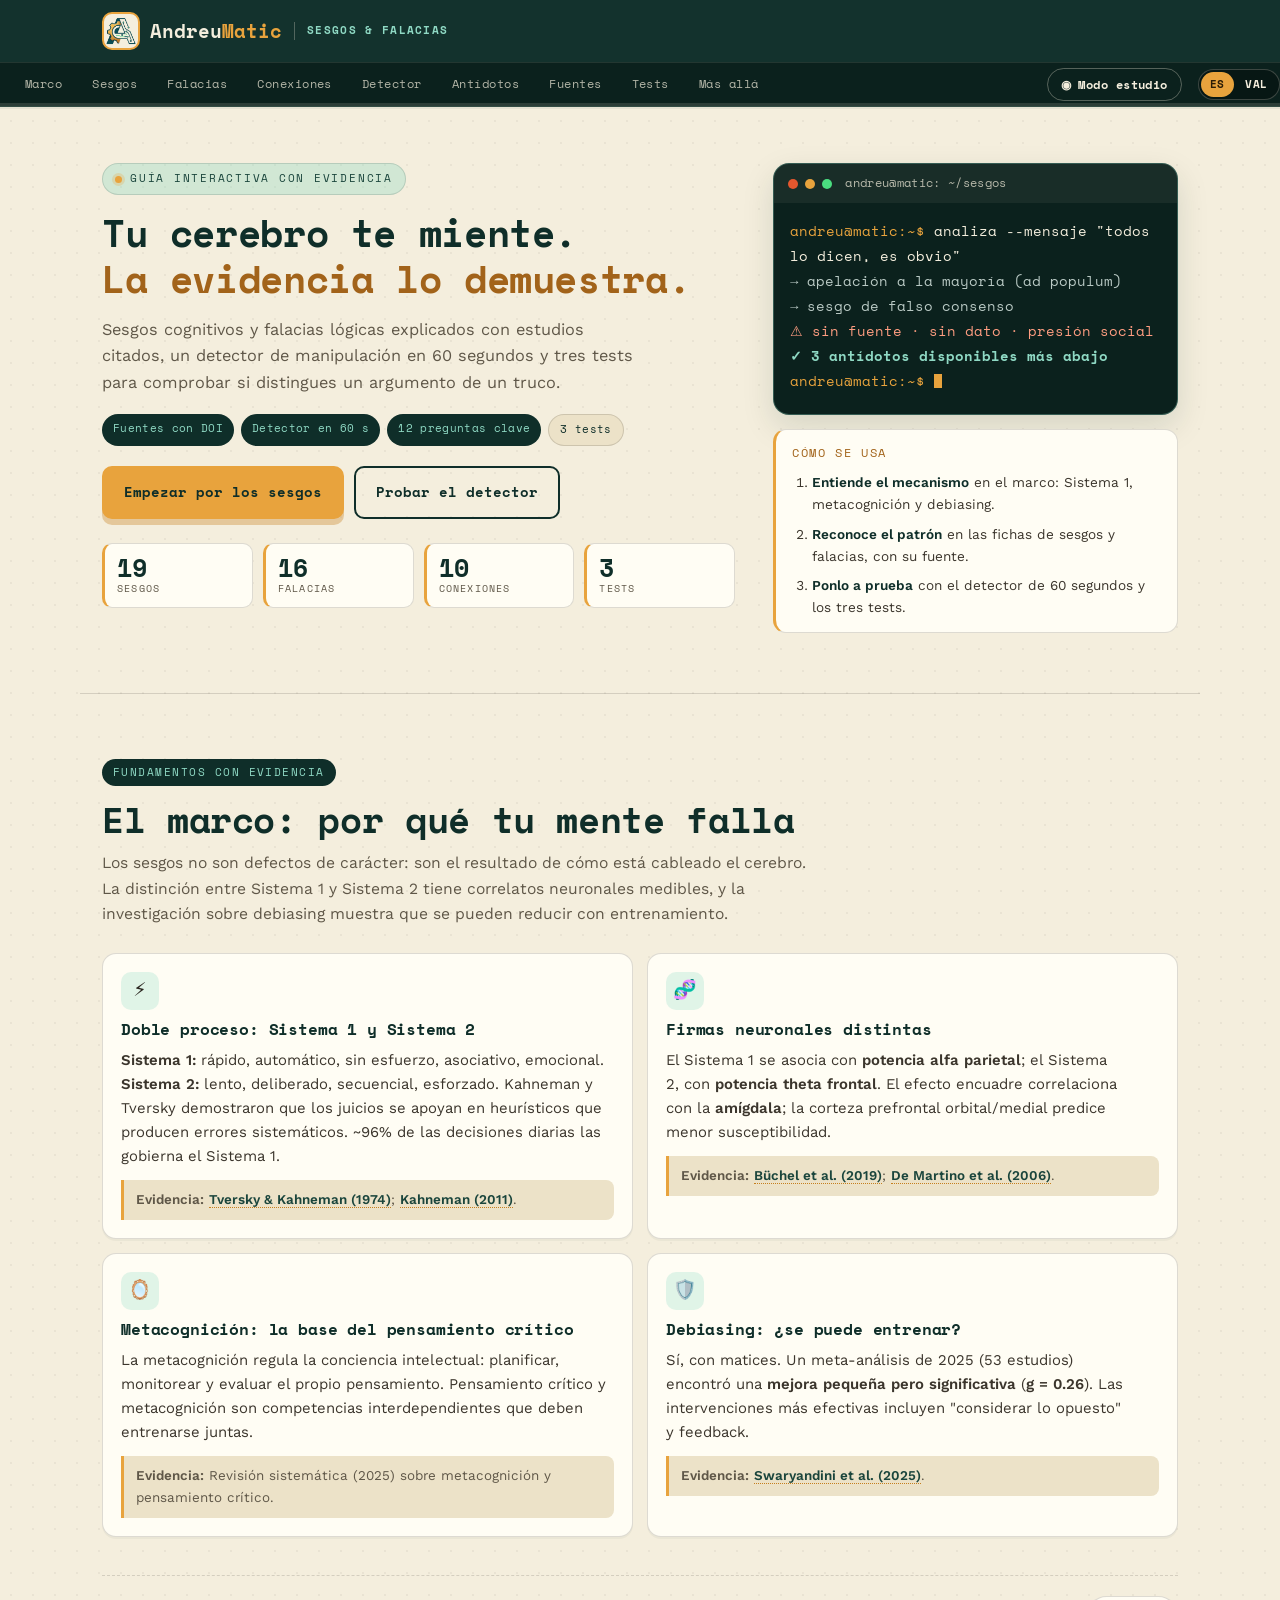
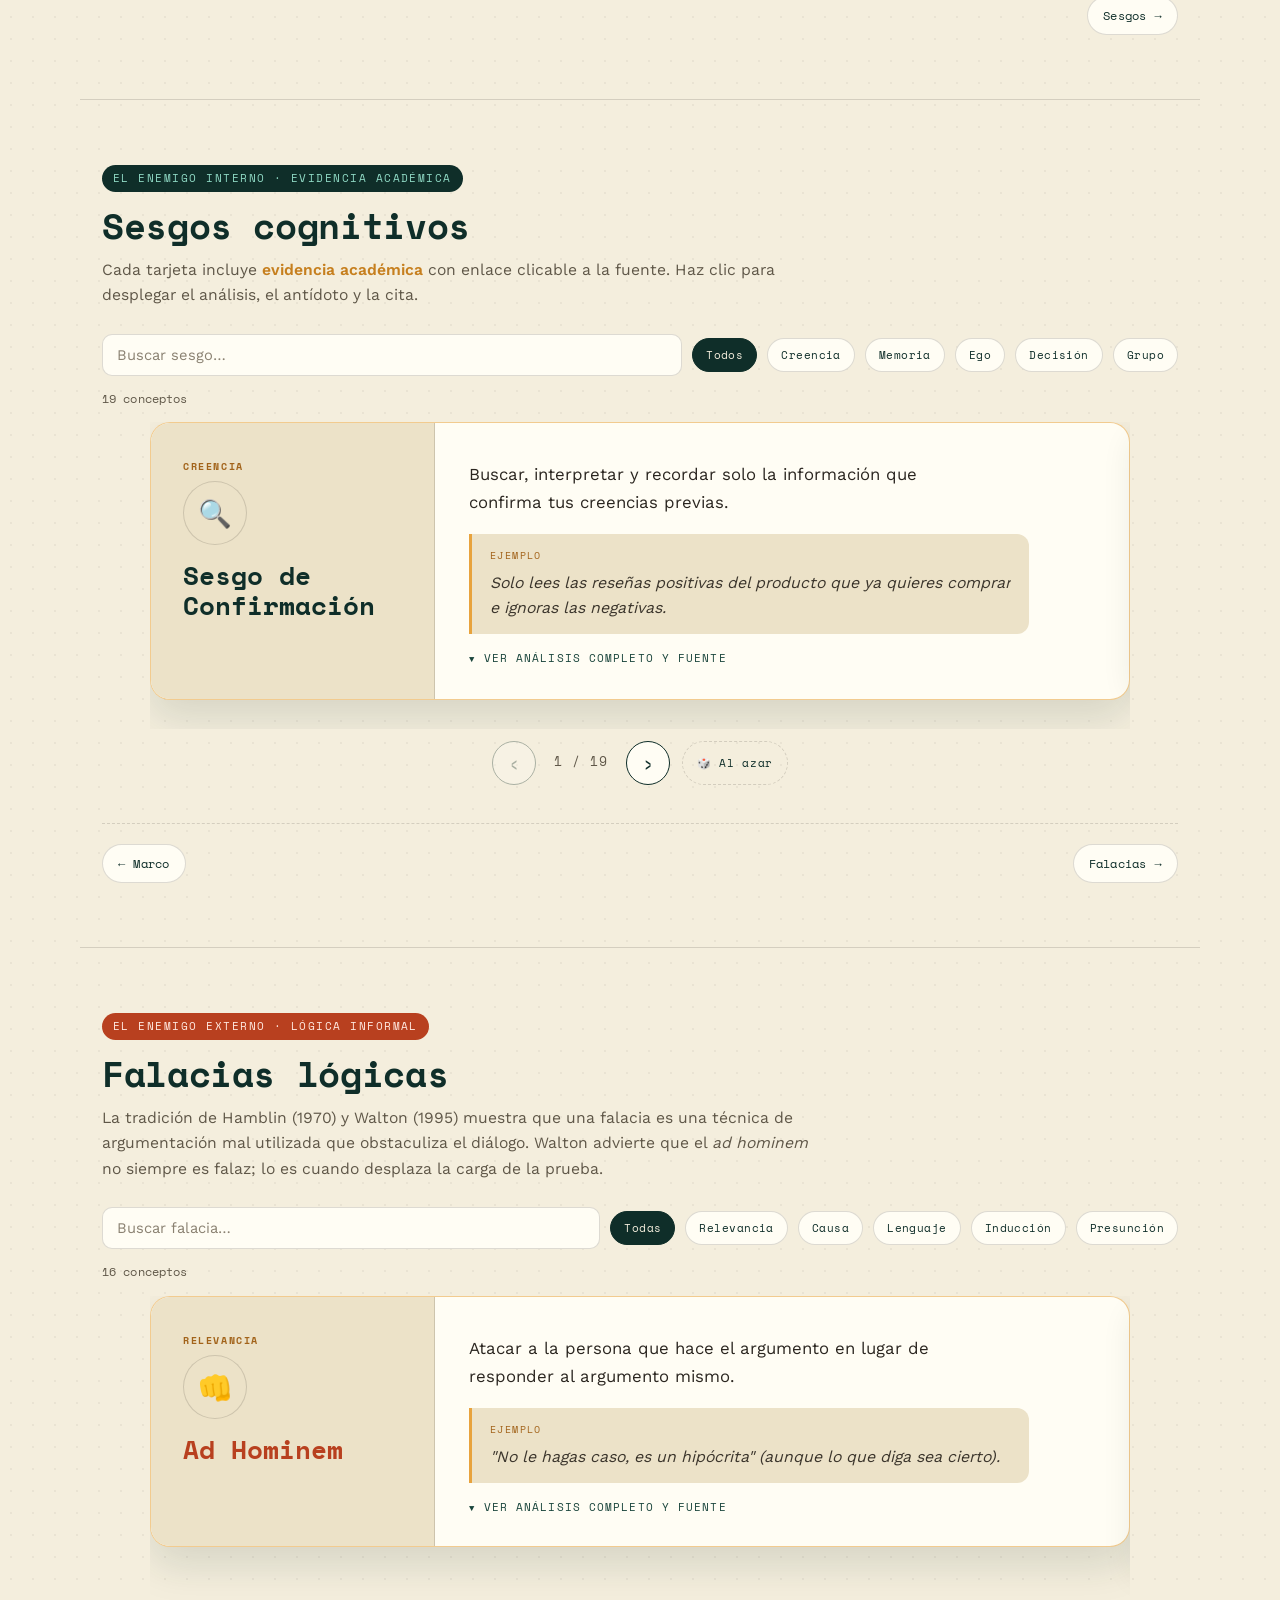
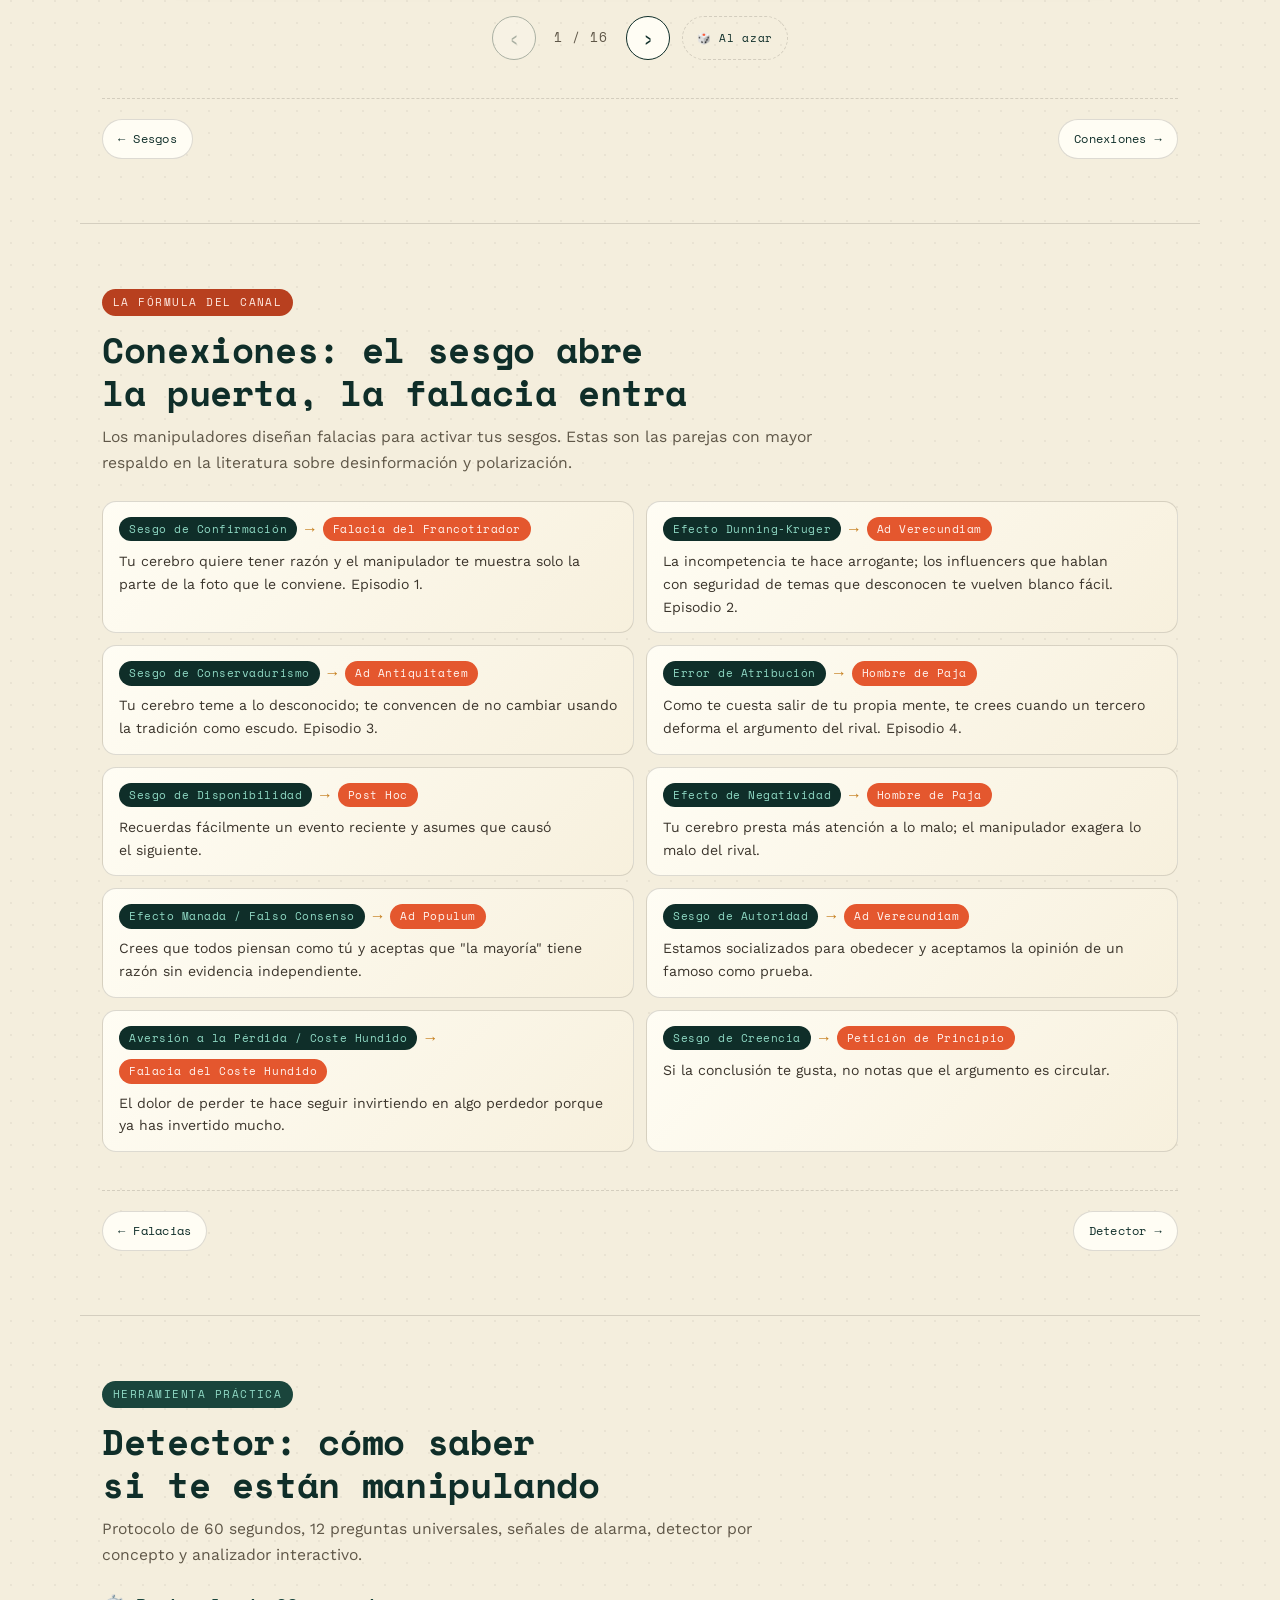
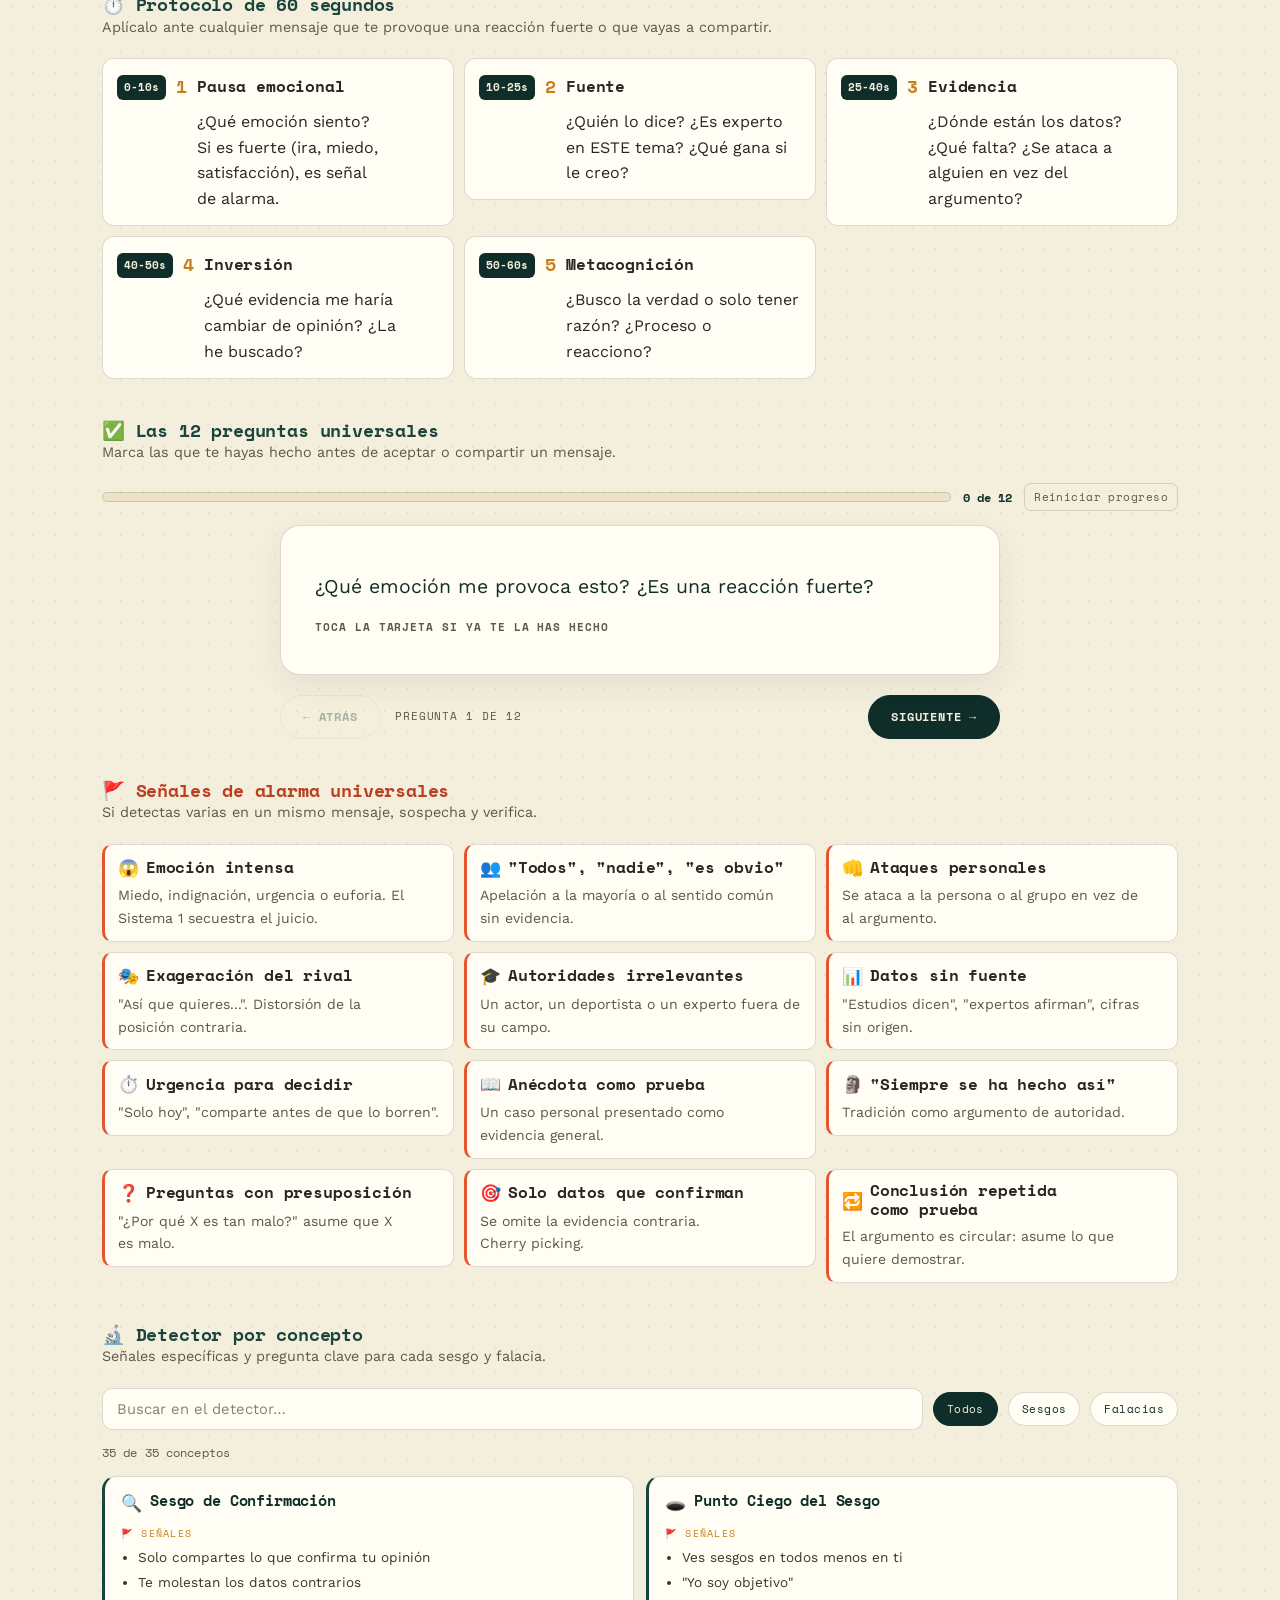
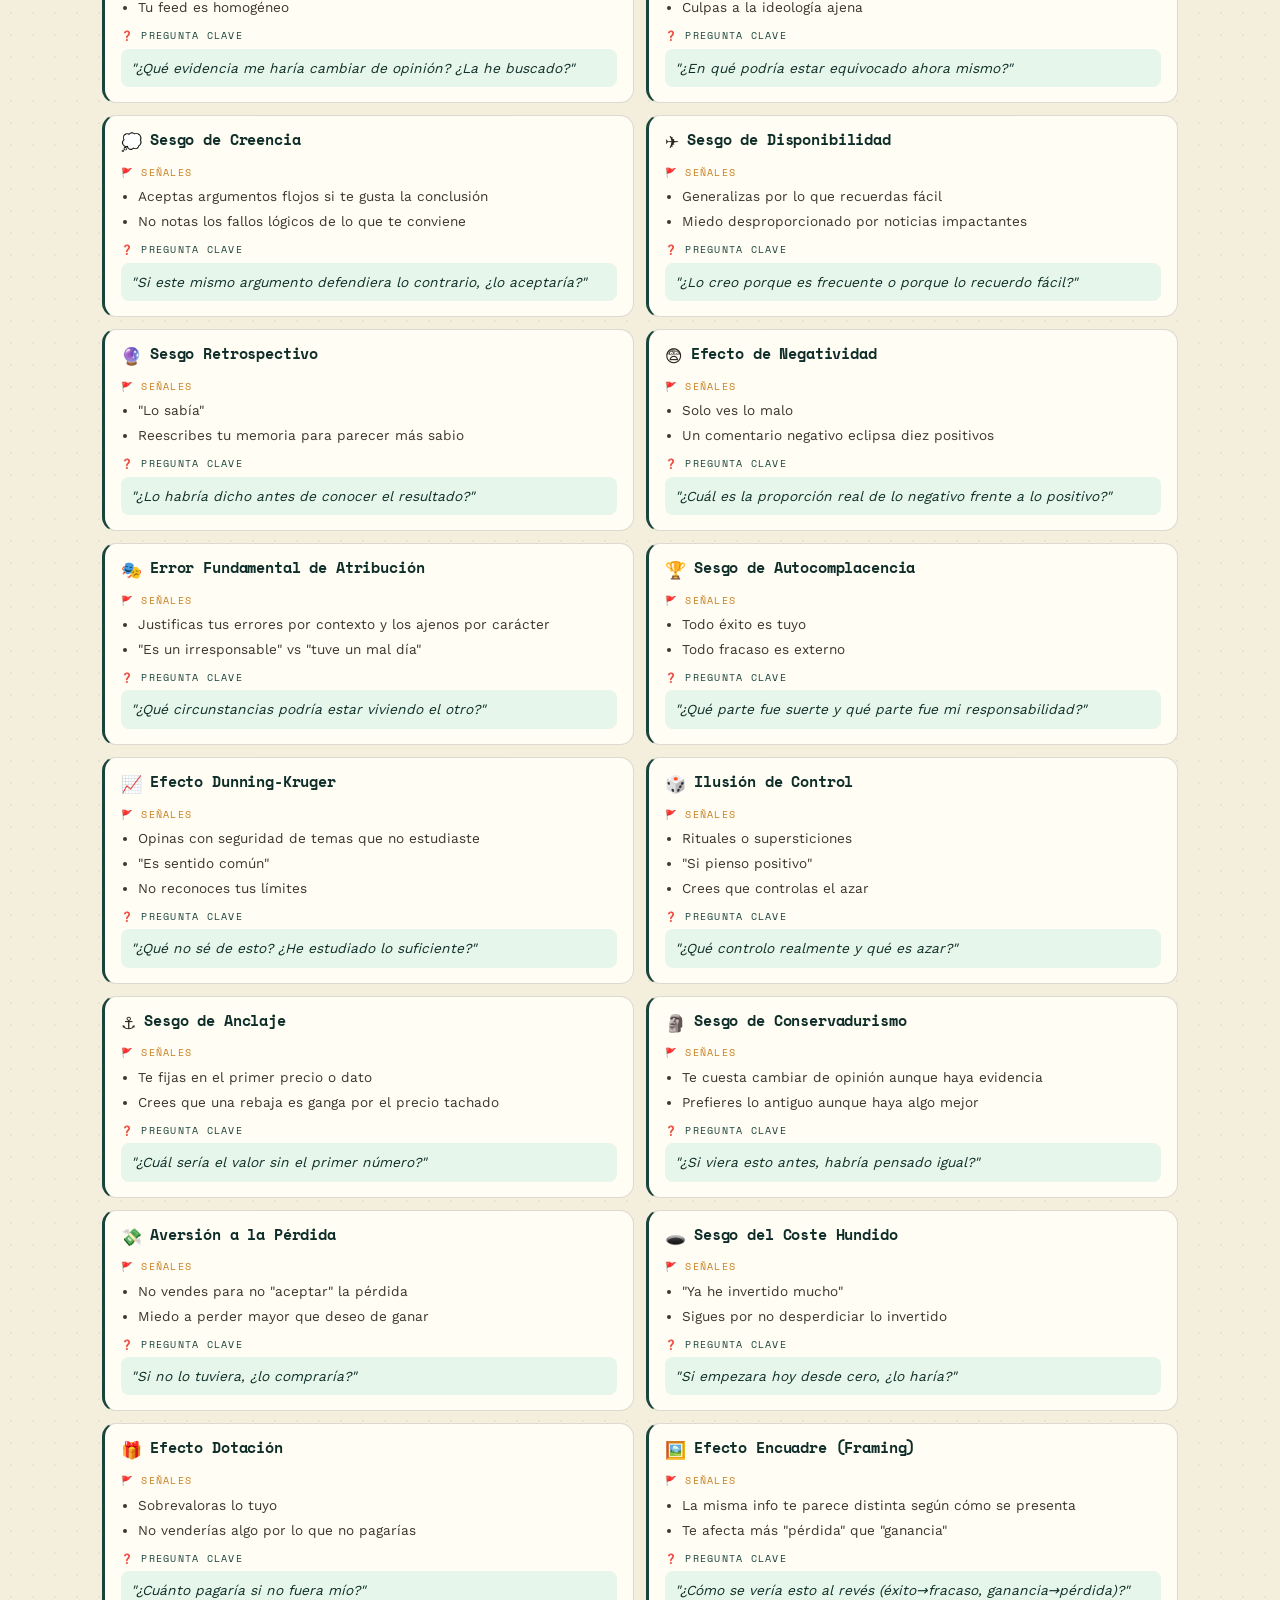
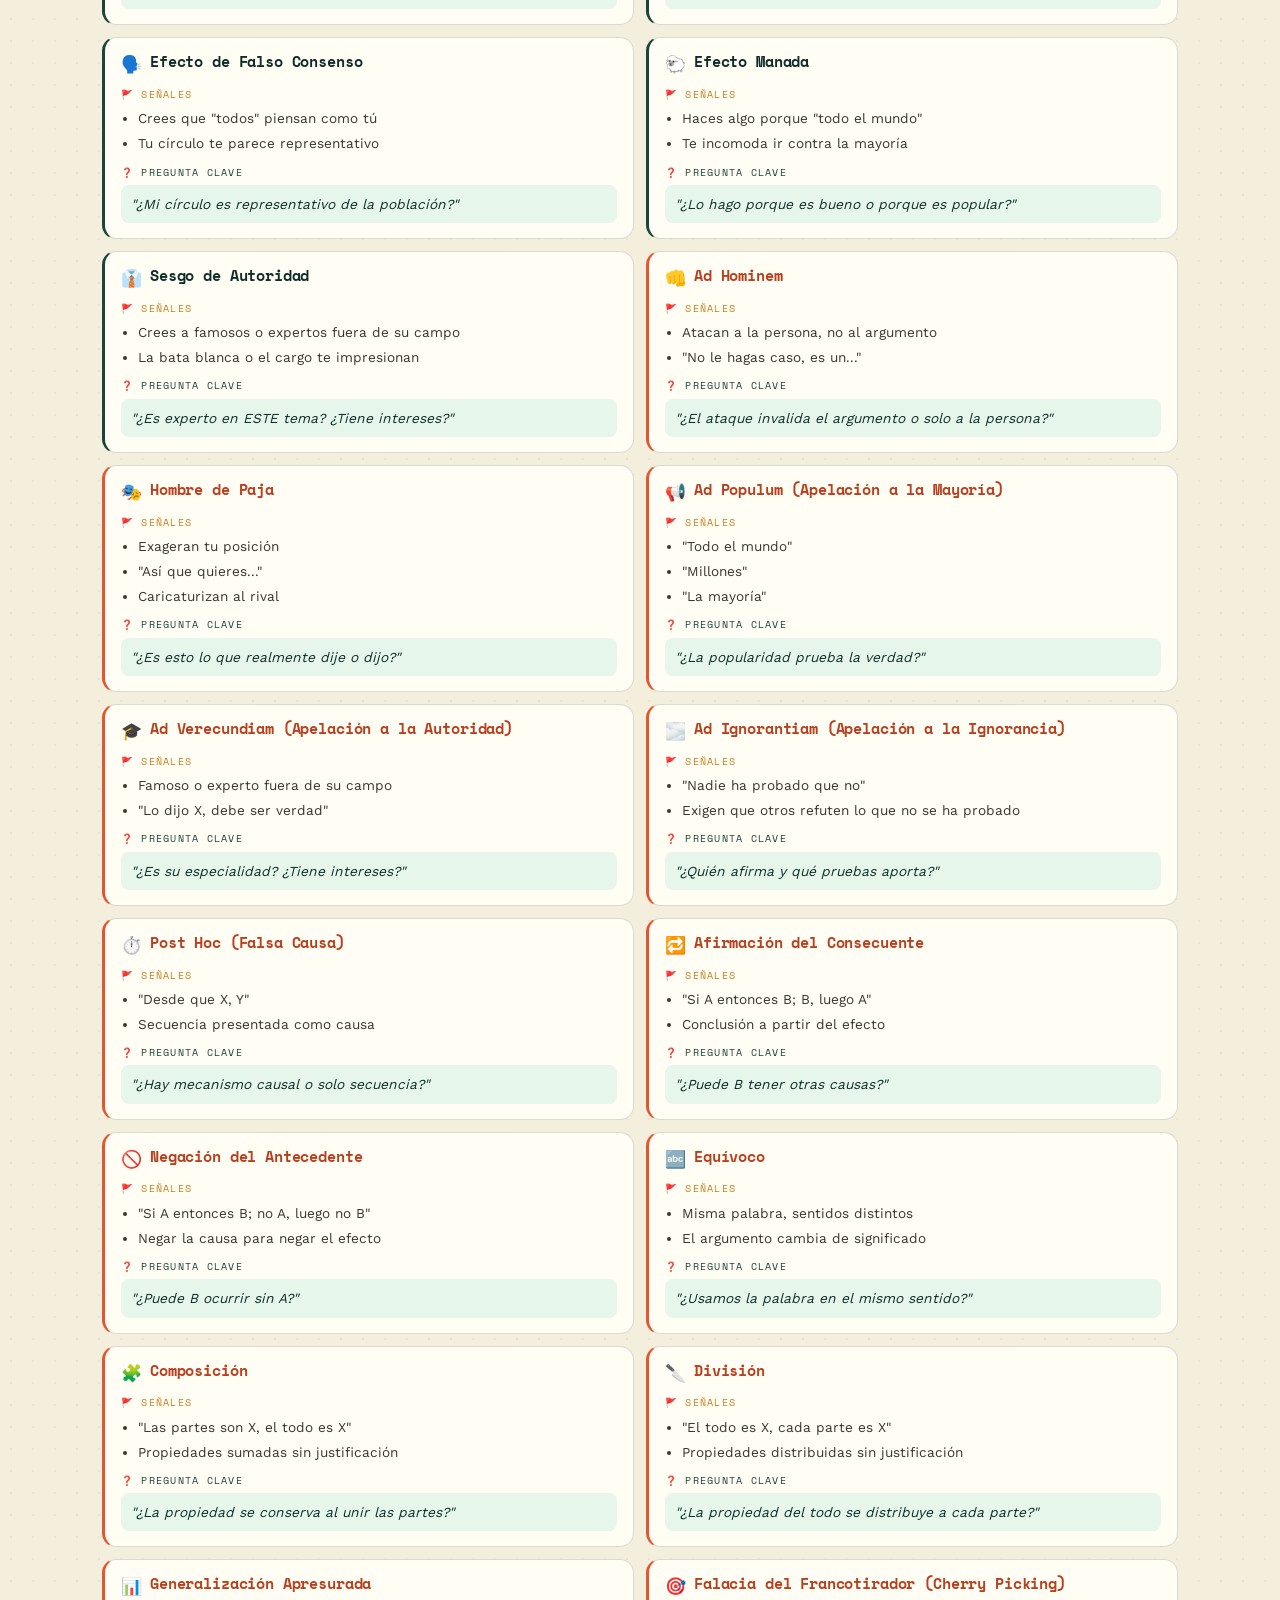
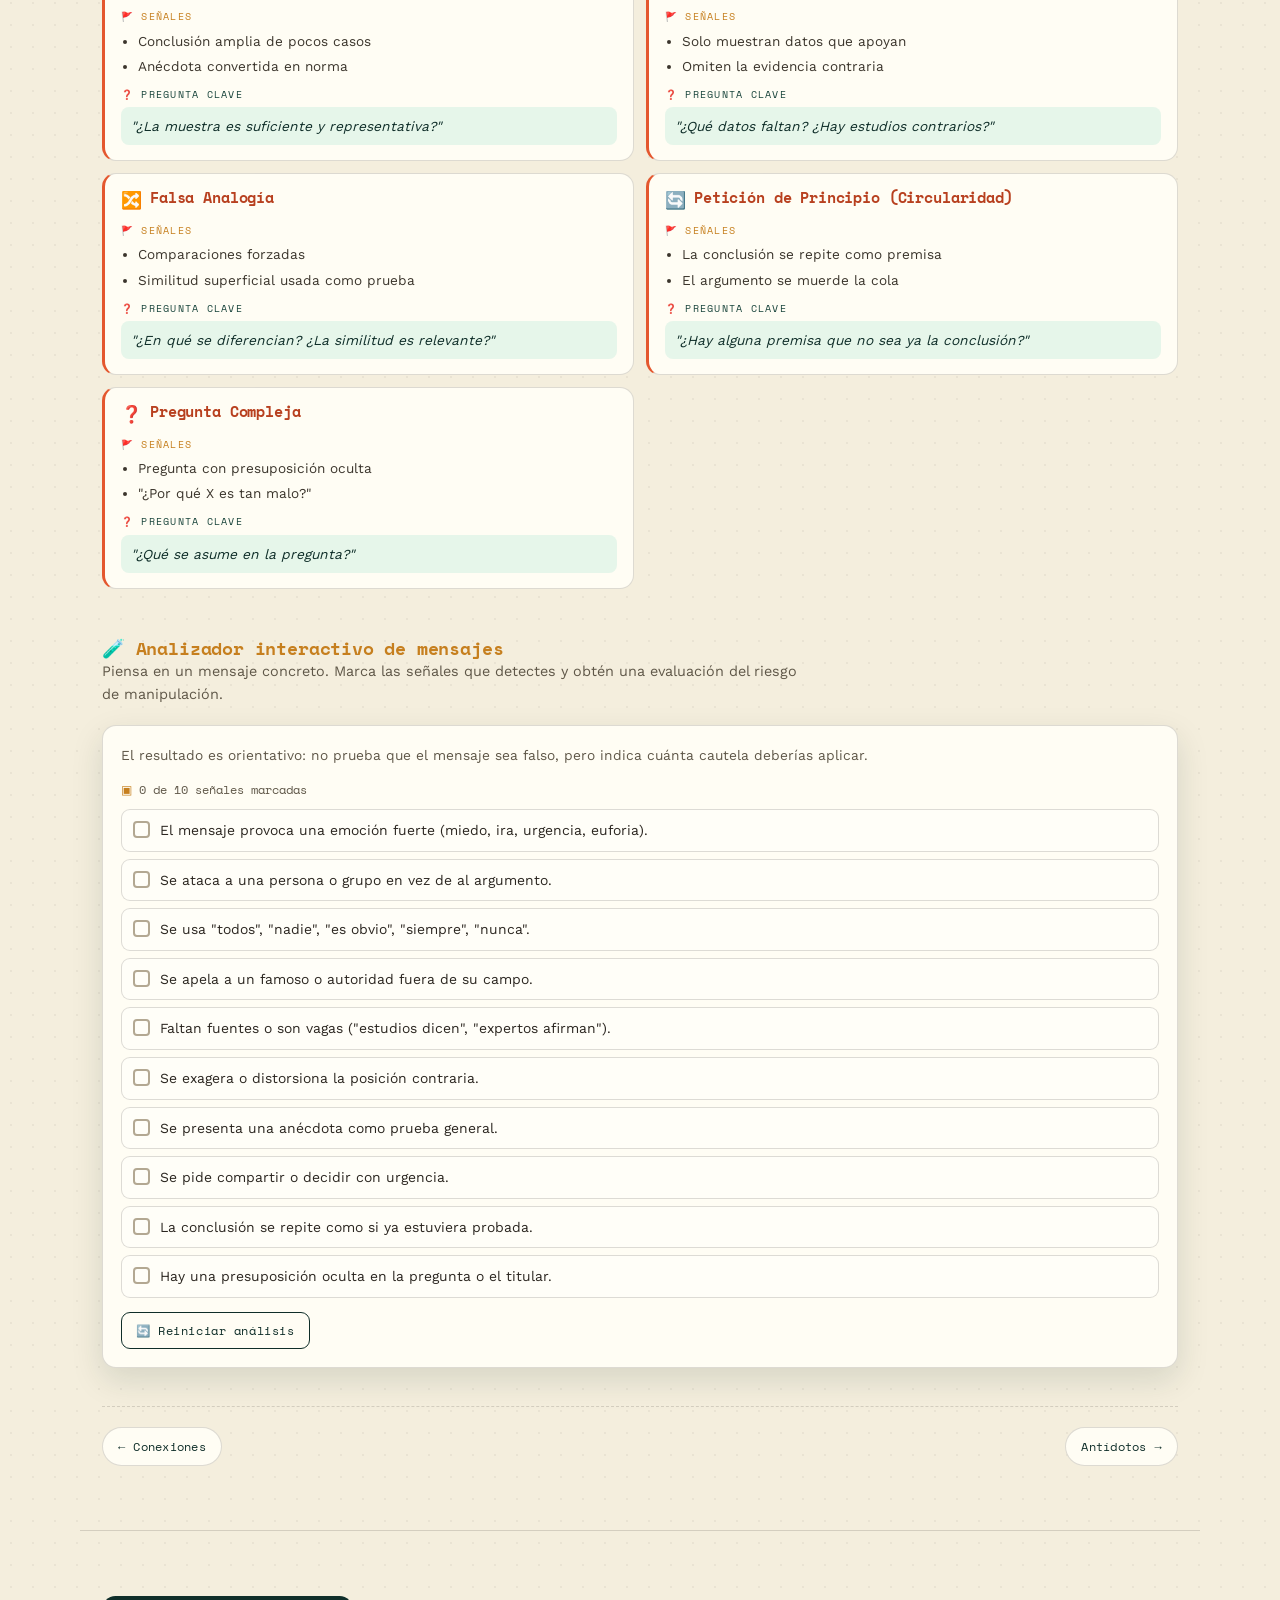
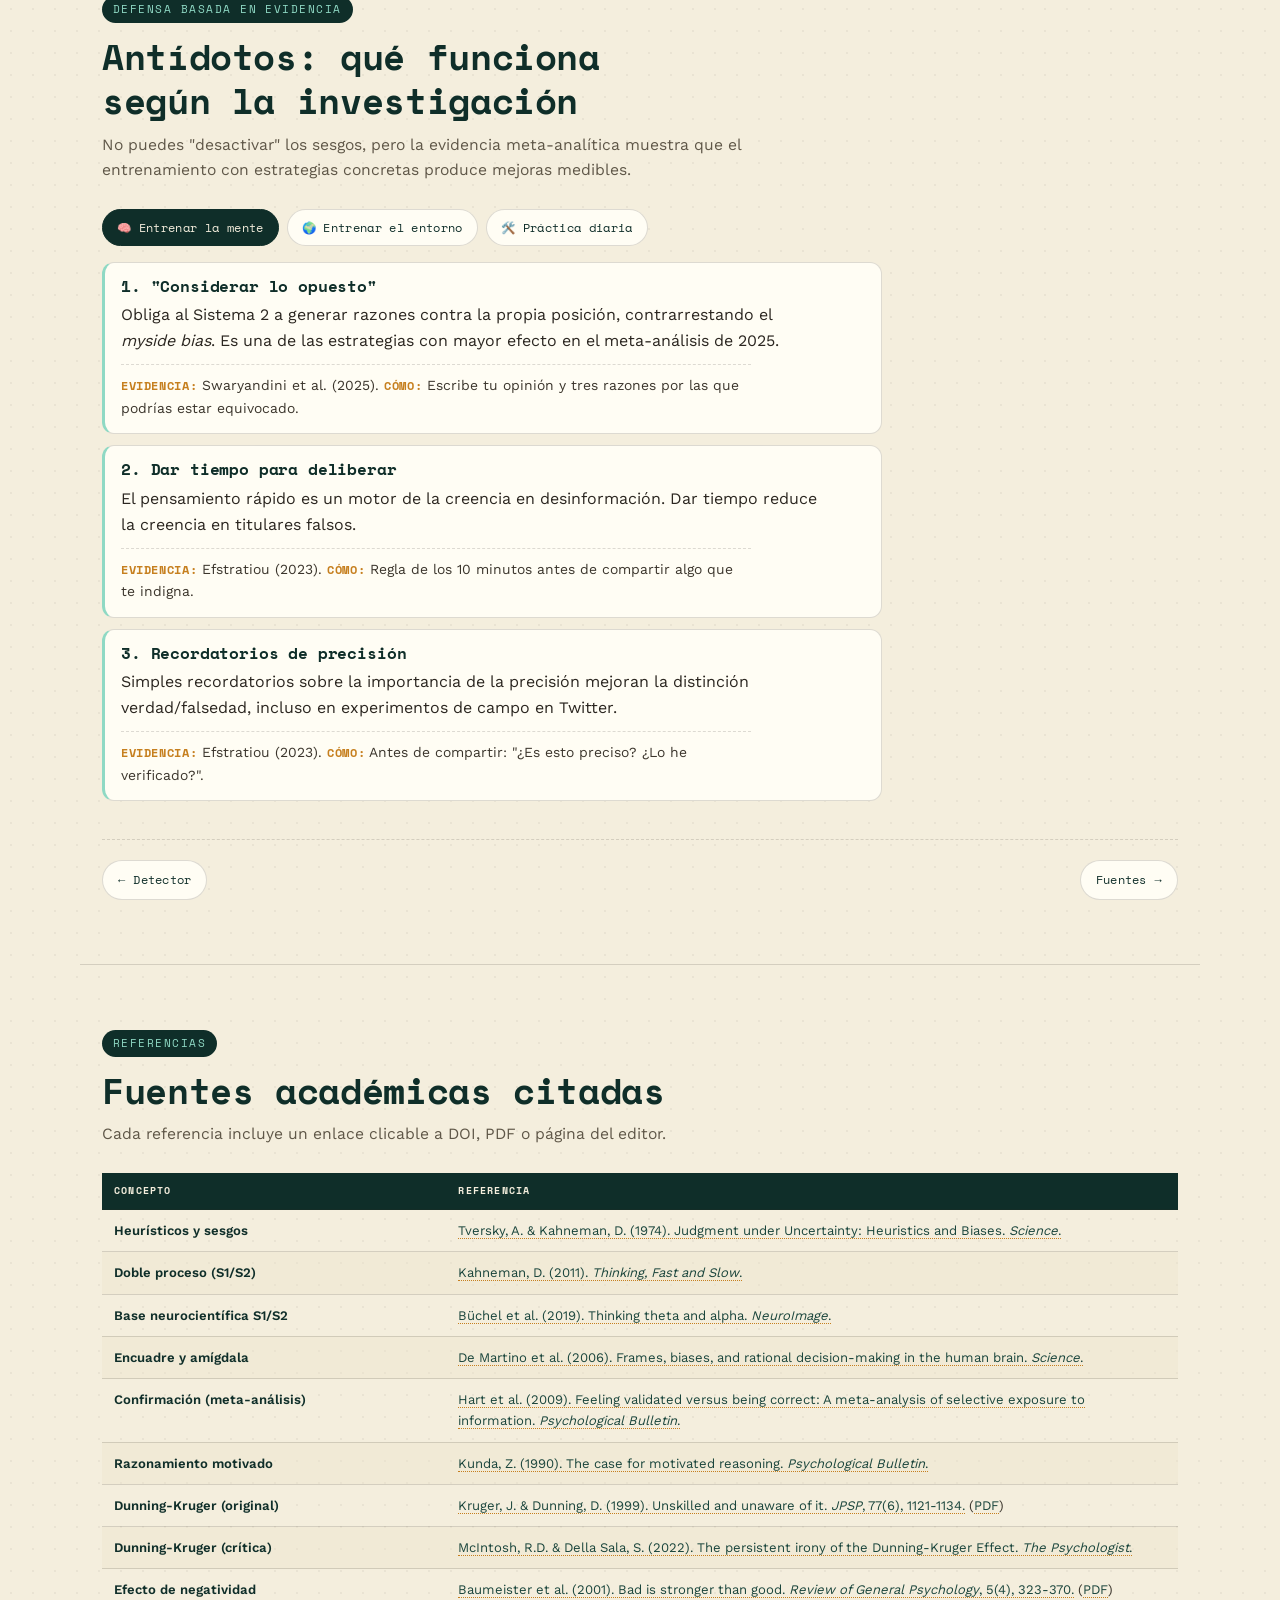
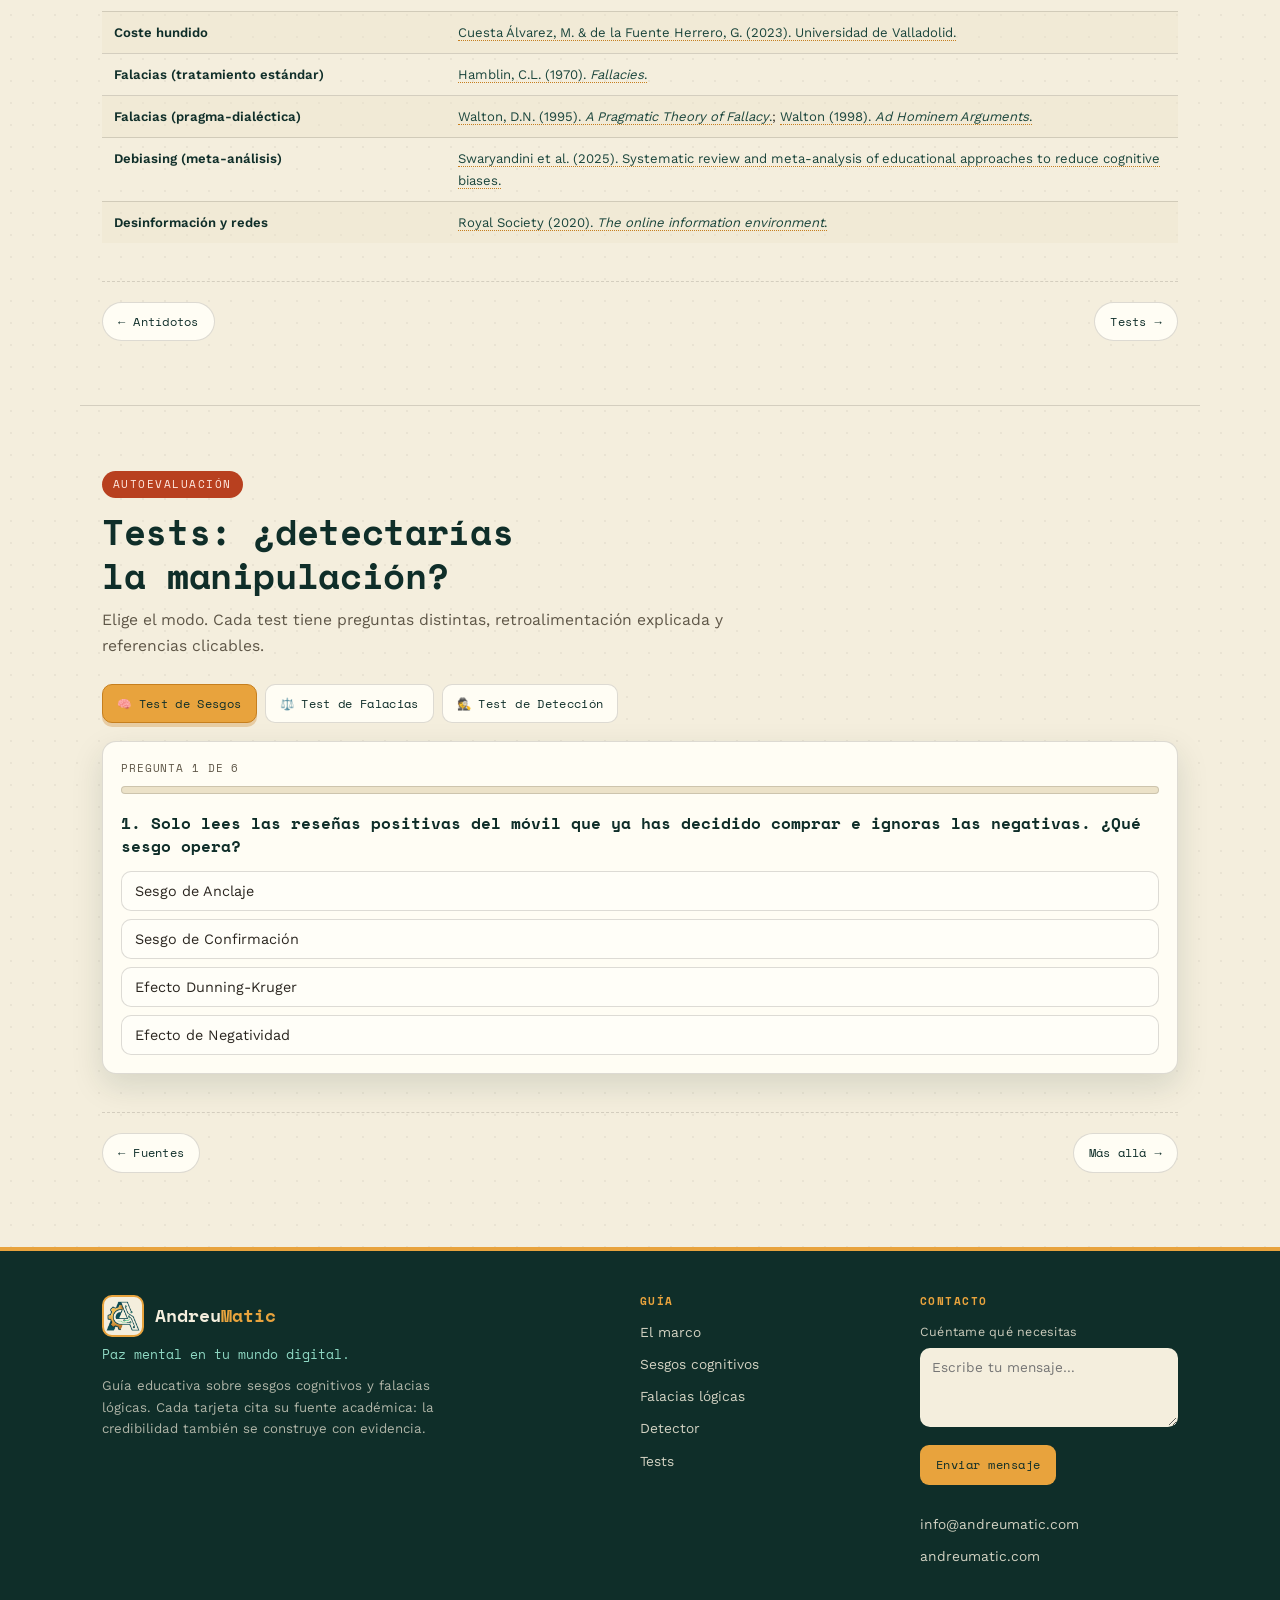
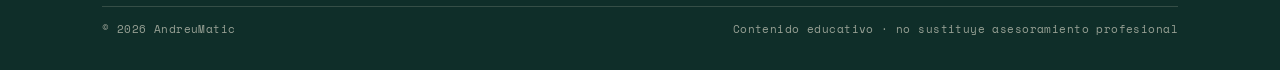
<file: index.html>
<!DOCTYPE html>
<html lang="es">
<head>
<meta charset="utf-8">
<meta name="viewport" content="width=device-width, initial-scale=1">
<title>Sesgos y falacias · Guía interactiva con evidencia | AndreuMatic</title>
<meta name="description" content="Guía interactiva de sesgos cognitivos y falacias lógicas con fuentes académicas citadas, un detector de manipulación en 60 segundos y tres tests de autoevaluación.">
<link rel="canonical" href="https://sesgosyfalacias.andreumatic.com/">
<meta property="og:type" content="website">
<meta property="og:locale" content="es_ES">
<meta property="og:site_name" content="AndreuMatic">
<meta property="og:title" content="Sesgos y falacias · Guía interactiva con evidencia">
<meta property="og:description" content="Tu cerebro te miente. La evidencia lo demuestra. Sesgos, falacias, detector de manipulación y tests, con fuentes citadas.">
<meta property="og:url" content="https://sesgosyfalacias.andreumatic.com/">
<meta name="twitter:card" content="summary_large_image">
<meta property="og:image" content="https://sesgosyfalacias.andreumatic.com/assets/og-sesgos.png">
<meta property="og:image:width" content="1200">
<meta property="og:image:height" content="630">
<meta property="og:image:alt" content="Sesgos y falacias: guía interactiva con evidencia de AndreuMatic">
<meta name="twitter:image" content="https://sesgosyfalacias.andreumatic.com/assets/og-sesgos.png">
<meta name="twitter:title" content="Sesgos y falacias · Guía interactiva con evidencia">
<meta name="twitter:description" content="Tu cerebro te miente. La evidencia lo demuestra. 19 sesgos, 16 falacias, detector de manipulación y 3 tests, con fuentes citadas.">
<link rel="manifest" href="/manifest.webmanifest">
<meta name="theme-color" content="#0f2e29">
<link rel="icon" href="assets/favicon.svg" type="image/svg+xml">
<link rel="icon" href="assets/favicon-32x32.png" sizes="32x32" type="image/png">
<link rel="apple-touch-icon" href="assets/apple-touch-icon.png">
<link rel="stylesheet" href="css/estilos.css?v=27">
<script type="application/ld+json">
{
 "@context": "https://schema.org",
 "@graph": [
  {
   "@type": "WebSite",
   "@id": "https://sesgosyfalacias.andreumatic.com/#website",
   "url": "https://sesgosyfalacias.andreumatic.com/",
   "name": "Sesgos y Falacias",
   "inLanguage": "es",
   "publisher": {
    "@type": "Organization",
    "name": "AndreuMatic",
    "url": "https://andreumatic.com"
   }
  },
  {
   "@type": [
    "Article",
    "LearningResource"
   ],
   "@id": "https://sesgosyfalacias.andreumatic.com/#guia",
   "headline": "Sesgos y falacias: guía interactiva con evidencia",
   "description": "Guía interactiva de sesgos cognitivos y falacias lógicas con fuentes académicas citadas, detector de manipulación en 60 segundos y tres tests de autoevaluación.",
   "inLanguage": "es",
   "datePublished": "2026-11-01",
   "dateModified": "2026-11-01",
   "isAccessibleForFree": true,
   "learningResourceType": "Guía interactiva",
   "audience": {
    "@type": "Audience",
    "audienceType": "Público general, estudiantes y docentes"
   },
   "teaches": [
    "Sesgos cognitivos",
    "Falacias lógicas",
    "Pensamiento crítico",
    "Verificación de fuentes"
   ],
   "about": [
    {
     "@type": "Thing",
     "name": "Sesgo cognitivo"
    },
    {
     "@type": "Thing",
     "name": "Falacia lógica"
    },
    {
     "@type": "Thing",
     "name": "Desinformación"
    }
   ],
   "author": {
    "@type": "Organization",
    "name": "AndreuMatic",
    "url": "https://andreumatic.com"
   },
   "publisher": {
    "@type": "Organization",
    "name": "AndreuMatic",
    "url": "https://andreumatic.com"
   },
   "image": "https://sesgosyfalacias.andreumatic.com/assets/og-sesgos.png",
   "mainEntityOfPage": "https://sesgosyfalacias.andreumatic.com/"
  },
  {
   "@type": "BreadcrumbList",
   "itemListElement": [
    {
     "@type": "ListItem",
     "position": 1,
     "name": "AndreuMatic",
     "item": "https://andreumatic.com"
    },
    {
     "@type": "ListItem",
     "position": 2,
     "name": "Sesgos y Falacias",
     "item": "https://sesgosyfalacias.andreumatic.com/"
    }
   ]
  }
 ]
}
</script>
</head>
<body>
<nav class="skipbar" aria-label="Atajos de la página">
  <a href="#contenido">Ir al contenido</a>
  <a href="#sesgos">Ir a los sesgos</a>
  <a href="#detector">Ir al detector</a>
  <a href="#test">Ir a los tests</a>
</nav>
<a class="skip" href="#contenido">Saltar al contenido</a>
<noscript>
  <div class="wrap nojs-note">
    <p><strong>Estás viendo la versión sin JavaScript.</strong> Las tarjetas interactivas, el detector y los tests necesitan JavaScript. Aquí tienes la lista completa de conceptos:</p>
    <h2>19 sesgos cognitivos</h2>
    <ul class="nojs-list"><li>Sesgo de Confirmación</li><li>Punto Ciego del Sesgo</li><li>Sesgo de Creencia</li><li>Sesgo de Disponibilidad</li><li>Sesgo Retrospectivo</li><li>Efecto de Negatividad</li><li>Error Fundamental de Atribución</li><li>Sesgo de Autocomplacencia</li><li>Efecto Dunning-Kruger</li><li>Ilusión de Control</li><li>Sesgo de Anclaje</li><li>Sesgo de Conservadurismo</li><li>Aversión a la Pérdida</li><li>Sesgo del Coste Hundido</li><li>Efecto Dotación</li><li>Efecto Encuadre (Framing)</li><li>Efecto de Falso Consenso</li><li>Efecto Manada</li><li>Sesgo de Autoridad</li></ul>
    <h2>16 falacias lógicas</h2>
    <ul class="nojs-list"><li>Ad Hominem</li><li>Hombre de Paja</li><li>Ad Populum (Apelación a la Mayoría)</li><li>Ad Verecundiam (Apelación a la Autoridad)</li><li>Ad Ignorantiam (Apelación a la Ignorancia)</li><li>Post Hoc (Falsa Causa)</li><li>Afirmación del Consecuente</li><li>Negación del Antecedente</li><li>Equívoco</li><li>Composición</li><li>División</li><li>Generalización Apresurada</li><li>Falacia del Francotirador (Cherry Picking)</li><li>Falsa Analogía</li><li>Petición de Principio (Circularidad)</li><li>Pregunta Compleja</li></ul>
  </div>
</noscript>


<header class="site-header">
  <div class="header-in">
    <a class="brand" href="https://andreumatic.com" target="_blank" rel="noopener">
      <span class="brand-logo"><img src="assets/icono-firma.png" alt=""></span>
      <b>Andreu<span class="lit">Matic</span></b>
      <span class="brand-sub">Sesgos &amp; Falacias</span>
    </a>
  </div>
  <div class="nav-row">
    <nav class="nav-links" aria-label="Secciones de la guía">
      <a href="#marco">Marco</a>
      <a href="#sesgos">Sesgos</a>
      <a href="#falacias">Falacias</a>
      <a href="#conexiones">Conexiones</a>
      <a href="#detector">Detector</a>
      <a href="#antidotos">Antídotos</a>
      <a href="#fuentes">Fuentes</a>
      <a href="#test">Tests</a>
      <a href="mas-alla-de-los-sesgos.html">Más allá</a>
    </nav>
    <button class="study-toggle" id="studyToggle" type="button" aria-pressed="false" aria-label="Modo estudio"><span class="st-ico" aria-hidden="true">◉</span> <span class="st-txt">Modo estudio</span></button>
    <div class="lang-switch" role="group" aria-label="Idioma">
      <button class="lang-btn active" type="button" data-lang="es" aria-pressed="true">ES</button>
      <button class="lang-btn" type="button" data-lang="va" aria-pressed="false">VAL</button>
    </div>
  </div>
  <div class="readbar-track" role="progressbar" aria-label="Progreso de lectura" aria-valuemin="0" aria-valuemax="100" aria-valuenow="0"><div class="readbar" id="readbar"></div></div>
</header>

<main id="contenido">

<section class="hero" id="inicio">
  <div class="hero-copy">
    <p class="eyebrow">Guía interactiva con evidencia</p>
    <h1>Tu cerebro te miente.<br><span class="hl">La evidencia lo demuestra.</span></h1>
    <p class="sub">Sesgos cognitivos y falacias lógicas explicados con estudios citados, un detector de manipulación en 60 segundos y tres tests para comprobar si distingues un argumento de un truco.</p>
    <div class="hero-points">
      <span class="pill">Fuentes con DOI</span>
      <span class="pill">Detector en 60 s</span>
      <span class="pill">12 preguntas clave</span>
      <span class="pill alt">3 tests</span>
    </div>
    <div class="hero-ctas">
      <a class="btn btn-primary" href="#sesgos">Empezar por los sesgos</a>
      <a class="btn btn-ghost" href="#detector">Probar el detector</a>
    </div>
    <div class="hero-stats">
      <div class="stat"><div class="num" id="statSesgos">0</div><div class="lbl">Sesgos</div></div>
      <div class="stat"><div class="num" id="statFalacias">0</div><div class="lbl">Falacias</div></div>
      <div class="stat"><div class="num" id="statPares">0</div><div class="lbl">Conexiones</div></div>
      <div class="stat"><div class="num">3</div><div class="lbl">Tests</div></div>
    </div>
  </div>
  <div class="hero-side">
  <div class="term" aria-hidden="true">
    <div class="term-bar"><i></i><i></i><i></i><span>andreu@matic: ~/sesgos</span></div>
    <div class="term-body">
      <div><span class="prompt">andreu@matic:~$</span> <span class="cmd">analiza --mensaje "todos lo dicen, es obvio"</span></div>
      <div class="out">→ apelación a la mayoría (ad populum)</div>
      <div class="out">→ sesgo de falso consenso</div>
      <div class="bad">⚠ sin fuente · sin dato · presión social</div>
      <div class="good">✓ 3 antídotos disponibles más abajo</div>
      <div><span class="prompt">andreu@matic:~$</span> <span class="term-caret"></span></div>
    </div>
  </div>
  <aside class="hero-card">
    <p class="hero-card-h">Cómo se usa</p>
    <ol class="steps">
      <li><strong>Entiende el mecanismo</strong> en el marco: Sistema 1, metacognición y debiasing.</li>
      <li><strong>Reconoce el patrón</strong> en las fichas de sesgos y falacias, con su fuente.</li>
      <li><strong>Ponlo a prueba</strong> con el detector de 60 segundos y los tres tests.</li>
    </ol>
  </aside>
  </div>
</section>

<section id="marco">
  <div class="section-head reveal">
    <span class="section-tag tag-purple">Fundamentos con evidencia</span>
    <h2>El marco: por qué tu mente falla</h2>
    <p>Los sesgos no son defectos de carácter: son el resultado de cómo está cableado el cerebro. La distinción entre Sistema 1 y Sistema 2 tiene correlatos neuronales medibles, y la investigación sobre debiasing muestra que se pueden reducir con entrenamiento.</p>
  </div>
  <div class="grid-2">
    <div class="concept-card reveal">
      <div class="icon">⚡</div>
      <h3>Doble proceso: Sistema 1 y Sistema 2</h3>
      <p><strong>Sistema 1:</strong> rápido, automático, sin esfuerzo, asociativo, emocional. <strong>Sistema 2:</strong> lento, deliberado, secuencial, esforzado. Kahneman y Tversky demostraron que los juicios se apoyan en heurísticos que producen errores sistemáticos. ~96% de las decisiones diarias las gobierna el Sistema 1.</p>
      <div class="example"><strong>Evidencia:</strong> <a href="https://doi.org/10.1126/science.185.4157.1124" target="_blank" rel="noopener">Tversky & Kahneman (1974)</a>; <a href="https://www.worldcat.org/title/thinking-fast-and-slow/oclc/701015396" target="_blank" rel="noopener">Kahneman (2011)</a>.</div>
    </div>
    <div class="concept-card reveal">
      <div class="icon">🧬</div>
      <h3>Firmas neuronales distintas</h3>
      <p>El Sistema 1 se asocia con <strong>potencia alfa parietal</strong>; el Sistema 2, con <strong>potencia theta frontal</strong>. El efecto encuadre correlaciona con la <strong>amígdala</strong>; la corteza prefrontal orbital/medial predice menor susceptibilidad.</p>
      <div class="example"><strong>Evidencia:</strong> <a href="https://doi.org/10.1016/j.neuroimage.2019.116096" target="_blank" rel="noopener">Büchel et al. (2019)</a>; <a href="https://doi.org/10.1126/science.1128356" target="_blank" rel="noopener">De Martino et al. (2006)</a>.</div>
    </div>
    <div class="concept-card reveal">
      <div class="icon">🪞</div>
      <h3>Metacognición: la base del pensamiento crítico</h3>
      <p>La metacognición regula la conciencia intelectual: planificar, monitorear y evaluar el propio pensamiento. Pensamiento crítico y metacognición son competencias interdependientes que deben entrenarse juntas.</p>
      <div class="example"><strong>Evidencia:</strong> Revisión sistemática (2025) sobre metacognición y pensamiento crítico.</div>
    </div>
    <div class="concept-card reveal">
      <div class="icon">🛡️</div>
      <h3>Debiasing: ¿se puede entrenar?</h3>
      <p>Sí, con matices. Un meta-análisis de 2025 (53 estudios) encontró una <strong>mejora pequeña pero significativa</strong> (<strong>g = 0.26</strong>). Las intervenciones más efectivas incluyen "considerar lo opuesto" y feedback.</p>
      <div class="example"><strong>Evidencia:</strong> <a href="https://doi.org/10.1007/s10648-025-09999-5" target="_blank" rel="noopener">Swaryandini et al. (2025)</a>.</div>
    </div>
  </div>
</section>

<section id="sesgos">
  <div class="section-head reveal">
    <span class="section-tag tag-purple">El enemigo interno · Evidencia académica</span>
    <h2>Sesgos cognitivos</h2>
    <p>Cada tarjeta incluye <strong class="u-amber">evidencia académica</strong> con enlace clicable a la fuente. Haz clic para desplegar el análisis, el antídoto y la cita.</p>
  </div>
  <div class="controls">
    <div class="search-box"><input type="search" id="searchSesgos" placeholder="Buscar sesgo…" autocomplete="off" spellcheck="false" aria-label="Buscar sesgo por nombre o descripción"></div>
    <button class="filter-chip active" aria-pressed="true" data-filter="all" data-target="sesgos">Todos</button>
    <button class="filter-chip" aria-pressed="false" data-filter="creencia" data-target="sesgos">Creencia</button>
    <button class="filter-chip" aria-pressed="false" data-filter="memoria" data-target="sesgos">Memoria</button>
    <button class="filter-chip" aria-pressed="false" data-filter="ego" data-target="sesgos">Ego</button>
    <button class="filter-chip" aria-pressed="false" data-filter="decision" data-target="sesgos">Decisión</button>
    <button class="filter-chip" aria-pressed="false" data-filter="grupo" data-target="sesgos">Grupo</button>
  </div>
  <p class="result-count" id="countSesgos" aria-live="polite"></p>
  <div class="study-banner">👁️ Modo estudio: definiciones y ejemplos difuminados. <span class="sb-hover">Pasa el cursor para revelarlos.</span><span class="sb-touch">Toca la tarjeta para revelarlos.</span></div>
  <div class="cards-grid" id="gridSesgos"></div>
</section>

<section id="falacias">
  <div class="section-head reveal">
    <span class="section-tag tag-orange">El enemigo externo · Lógica informal</span>
    <h2>Falacias lógicas</h2>
    <p>La tradición de Hamblin (1970) y Walton (1995) muestra que una falacia es una técnica de argumentación mal utilizada que obstaculiza el diálogo. Walton advierte que el <em>ad hominem</em> no siempre es falaz; lo es cuando desplaza la carga de la prueba.</p>
  </div>
  <div class="controls">
    <div class="search-box"><input type="search" id="searchFalacias" placeholder="Buscar falacia…" autocomplete="off" spellcheck="false" aria-label="Buscar falacia por nombre o descripción"></div>
    <button class="filter-chip active" aria-pressed="true" data-filter="all" data-target="falacias">Todas</button>
    <button class="filter-chip" aria-pressed="false" data-filter="relevancia" data-target="falacias">Relevancia</button>
    <button class="filter-chip" aria-pressed="false" data-filter="causa" data-target="falacias">Causa</button>
    <button class="filter-chip" aria-pressed="false" data-filter="lenguaje" data-target="falacias">Lenguaje</button>
    <button class="filter-chip" aria-pressed="false" data-filter="induccion" data-target="falacias">Inducción</button>
    <button class="filter-chip" aria-pressed="false" data-filter="presuncion" data-target="falacias">Presunción</button>
  </div>
  <p class="result-count" id="countFalacias" aria-live="polite"></p>
  <div class="study-banner">👁️ Modo estudio activo.</div>
  <div class="cards-grid" id="gridFalacias"></div>
</section>

<section id="conexiones">
  <div class="section-head reveal">
    <span class="section-tag tag-orange">La fórmula del canal</span>
    <h2>Conexiones: el sesgo abre la puerta, la falacia entra</h2>
    <p>Los manipuladores diseñan falacias para activar tus sesgos. Estas son las parejas con mayor respaldo en la literatura sobre desinformación y polarización.</p>
  </div>
  <div class="pairs-grid" id="gridPares"></div>
</section>

<section id="detector">
  <div class="section-head reveal">
    <span class="section-tag tag-green">Herramienta práctica</span>
    <h2>Detector: cómo saber si te están manipulando</h2>
    <p>Protocolo de 60 segundos, 12 preguntas universales, señales de alarma, detector por concepto y analizador interactivo.</p>
  </div>

  <div class="section-head reveal" style="margin-bottom:1.2rem;">
    <h3 style="font-size:1.15rem;color:var(--green);">⏱️ Protocolo de 60 segundos</h3>
    <p style="font-size:0.9rem;">Aplícalo ante cualquier mensaje que te provoque una reacción fuerte o que vayas a compartir.</p>
  </div>
  <div class="protocol-grid reveal">
    <div class="protocol-step"><span class="time">0-10s</span><div class="step-num">1</div><h4>Pausa emocional</h4><p>¿Qué emoción siento? Si es fuerte (ira, miedo, satisfacción), es señal de alarma.</p></div>
    <div class="protocol-step"><span class="time">10-25s</span><div class="step-num">2</div><h4>Fuente</h4><p>¿Quién lo dice? ¿Es experto en ESTE tema? ¿Qué gana si le creo?</p></div>
    <div class="protocol-step"><span class="time">25-40s</span><div class="step-num">3</div><h4>Evidencia</h4><p>¿Dónde están los datos? ¿Qué falta? ¿Se ataca a alguien en vez del argumento?</p></div>
    <div class="protocol-step"><span class="time">40-50s</span><div class="step-num">4</div><h4>Inversión</h4><p>¿Qué evidencia me haría cambiar de opinión? ¿La he buscado?</p></div>
    <div class="protocol-step"><span class="time">50-60s</span><div class="step-num">5</div><h4>Metacognición</h4><p>¿Busco la verdad o solo tener razón? ¿Proceso o reacciono?</p></div>
  </div>

  <div class="section-head reveal" style="margin-top:2.5rem;margin-bottom:1.2rem;">
    <h3 style="font-size:1.15rem;color:var(--green);">✅ Las 12 preguntas universales</h3>
    <p style="font-size:0.9rem;">Marca las que te hayas hecho antes de aceptar o compartir un mensaje.</p>
  </div>
  <div class="check-progress reveal">
    <div class="check-progress-bar"><div class="check-progress-fill" id="checkFill"></div></div>
    <span id="checkCount">0/12</span>
  </div>
  <div class="checklist reveal" id="checklist" role="group" aria-label="Las 12 preguntas universales"></div>
  <div class="qs-bar" id="qsBar">
    <button class="qs-btn qs-prev" id="qsPrev" type="button">&#8592; Atr&aacute;s</button>
    <span class="qs-count" id="qsCount" role="status" aria-live="polite">Pregunta 1 de 12</span>
    <button class="qs-btn qs-next" id="qsNext" type="button">Siguiente &#8594;</button>
  </div>
  <div class="qs-done" id="qsDone" hidden>
    <p class="qs-done-num" id="qsScore">0 de 12</p>
    <p class="qs-done-msg" id="qsMsg"></p>
    <ul class="qs-done-list" id="qsPend"></ul>
    <button class="qs-btn qs-yes" id="qsAgain" type="button">Repetir el cuestionario</button>
  </div>

  <div class="section-head reveal" style="margin-top:2.5rem;margin-bottom:1.2rem;">
    <h3 style="font-size:1.15rem;color:var(--red);">🚩 Señales de alarma universales</h3>
    <p style="font-size:0.9rem;">Si detectas varias en un mismo mensaje, sospecha y verifica.</p>
  </div>
  <div class="redflags-grid reveal">
    <div class="redflag"><h4><span class="rf-emoji">😱</span>Emoción intensa</h4><p>Miedo, indignación, urgencia o euforia. El Sistema 1 secuestra el juicio.</p></div>
    <div class="redflag"><h4><span class="rf-emoji">👥</span>"Todos", "nadie", "es obvio"</h4><p>Apelación a la mayoría o al sentido común sin evidencia.</p></div>
    <div class="redflag"><h4><span class="rf-emoji">👊</span>Ataques personales</h4><p>Se ataca a la persona o al grupo en vez de al argumento.</p></div>
    <div class="redflag"><h4><span class="rf-emoji">🎭</span>Exageración del rival</h4><p>"Así que quieres...". Distorsión de la posición contraria.</p></div>
    <div class="redflag"><h4><span class="rf-emoji">🎓</span>Autoridades irrelevantes</h4><p>Un actor, un deportista o un experto fuera de su campo.</p></div>
    <div class="redflag"><h4><span class="rf-emoji">📊</span>Datos sin fuente</h4><p>"Estudios dicen", "expertos afirman", cifras sin origen.</p></div>
    <div class="redflag"><h4><span class="rf-emoji">⏱️</span>Urgencia para decidir</h4><p>"Solo hoy", "comparte antes de que lo borren".</p></div>
    <div class="redflag"><h4><span class="rf-emoji">📖</span>Anécdota como prueba</h4><p>Un caso personal presentado como evidencia general.</p></div>
    <div class="redflag"><h4><span class="rf-emoji">🗿</span>"Siempre se ha hecho así"</h4><p>Tradición como argumento de autoridad.</p></div>
    <div class="redflag"><h4><span class="rf-emoji">❓</span>Preguntas con presuposición</h4><p>"¿Por qué X es tan malo?" asume que X es malo.</p></div>
    <div class="redflag"><h4><span class="rf-emoji">🎯</span>Solo datos que confirman</h4><p>Se omite la evidencia contraria. Cherry picking.</p></div>
    <div class="redflag"><h4><span class="rf-emoji">🔁</span>Conclusión repetida como prueba</h4><p>El argumento es circular: asume lo que quiere demostrar.</p></div>
  </div>

  <div class="section-head reveal" style="margin-top:2.5rem;margin-bottom:1.2rem;">
    <h3 style="font-size:1.15rem;color:var(--purple);">🔬 Detector por concepto</h3>
    <p style="font-size:0.9rem;">Señales específicas y pregunta clave para cada sesgo y falacia.</p>
  </div>
  <div class="detector-controls reveal">
    <div class="search-box"><input type="search" id="searchDetector" placeholder="Buscar en el detector…" autocomplete="off" spellcheck="false" aria-label="Buscar en el detector por concepto o señal"></div>
    <button class="filter-chip active" aria-pressed="true" data-dfilter="all">Todos</button>
    <button class="filter-chip" aria-pressed="false" data-dfilter="sesgo">Sesgos</button>
    <button class="filter-chip" aria-pressed="false" data-dfilter="falacia">Falacias</button>
  </div>
  <p class="result-count" id="countDetector" aria-live="polite"></p>
  <div class="detector-grid" id="detectorGrid"></div>

  <div class="section-head reveal" style="margin-top:3rem;margin-bottom:1.2rem;">
    <h3 style="font-size:1.15rem;color:var(--orange);">🧪 Analizador interactivo de mensajes</h3>
    <p style="font-size:0.9rem;">Piensa en un mensaje concreto. Marca las señales que detectes y obtén una evaluación del riesgo de manipulación.</p>
  </div>
  <div class="analyzer reveal">
    <p class="analyzer-intro">El resultado es orientativo: no prueba que el mensaje sea falso, pero indica cuánta cautela deberías aplicar.</p>
    <p class="analyzer-count" id="analyzerCount" aria-live="polite">0 de 10 señales marcadas</p>
    <div class="analyzer-result" id="analyzerResult" role="status">
      <div class="ar-score" id="arScore">0</div>
      <div class="ar-label" id="arLabel"></div>
      <div class="ar-desc" id="arDesc"></div>
    </div>
    <div class="analyzer-list" id="analyzerList" role="group" aria-label="Señales de manipulación"></div>
    <button class="analyzer-reset" id="analyzerReset" type="button">🔄 Reiniciar análisis</button>
  </div>
</section>

<section id="antidotos">
  <div class="section-head reveal">
    <span class="section-tag tag-purple">Defensa basada en evidencia</span>
    <h2>Antídotos: qué funciona según la investigación</h2>
    <p>No puedes "desactivar" los sesgos, pero la evidencia meta-analítica muestra que el entrenamiento con estrategias concretas produce mejoras medibles.</p>
  </div>
  <div class="antidote-tabs" role="tablist" aria-label="Tipos de antídoto">
    <button class="tab-btn active" id="tabbtn-mental" role="tab" aria-selected="true" aria-controls="tab-mental" data-tab="mental">🧠 Entrenar la mente</button>
    <button class="tab-btn" id="tabbtn-social" role="tab" aria-selected="false" aria-controls="tab-social" tabindex="-1" data-tab="social">🌍 Entrenar el entorno</button>
    <button class="tab-btn" id="tabbtn-practica" role="tab" aria-selected="false" aria-controls="tab-practica" tabindex="-1" data-tab="practica">🛠️ Práctica diaria</button>
  </div>
  <div class="tab-panel active" id="tab-mental" role="tabpanel" aria-labelledby="tabbtn-mental" tabindex="0">
    <div class="antidote-list">
      <div class="antidote-item"><h3>1. "Considerar lo opuesto"</h3><p>Obliga al Sistema 2 a generar razones contra la propia posición, contrarrestando el <em>myside bias</em>. Es una de las estrategias con mayor efecto en el meta-análisis de 2025.</p><div class="how"><strong>Evidencia:</strong> Swaryandini et al. (2025). <strong>Cómo:</strong> Escribe tu opinión y tres razones por las que podrías estar equivocado.</div></div>
      <div class="antidote-item"><h3>2. Dar tiempo para deliberar</h3><p>El pensamiento rápido es un motor de la creencia en desinformación. Dar tiempo reduce la creencia en titulares falsos.</p><div class="how"><strong>Evidencia:</strong> Efstratiou (2023). <strong>Cómo:</strong> Regla de los 10 minutos antes de compartir algo que te indigna.</div></div>
      <div class="antidote-item"><h3>3. Recordatorios de precisión</h3><p>Simples recordatorios sobre la importancia de la precisión mejoran la distinción verdad/falsedad, incluso en experimentos de campo en Twitter.</p><div class="how"><strong>Evidencia:</strong> Efstratiou (2023). <strong>Cómo:</strong> Antes de compartir: "¿Es esto preciso? ¿Lo he verificado?".</div></div>
    </div>
  </div>
  <div class="tab-panel" id="tab-social" role="tabpanel" aria-labelledby="tabbtn-social" tabindex="0">
    <div class="antidote-list">
      <div class="antidote-item"><h3>1. Discernimiento de fuentes</h3><p>No aceptes información sin verificar su origen. La fuente primaria siempre es mejor que la interpretación.</p><div class="how"><strong>Cómo:</strong> ¿Quién lo dice? ¿Es fuente primaria? ¿Cuál es su interés? ¿Qué dicen fuentes opuestas?</div></div>
      <div class="antidote-item"><h3>2. Escapar de la burbuja de filtro</h3><p>Los algoritmos amplifican el sesgo de confirmación. La exposición selectiva es casi el doble de probable hacia información congenial.</p><div class="how"><strong>Evidencia:</strong> Hart et al. (2009). <strong>Cómo:</strong> Sigue a personas rigurosas con puntos de vista diferentes.</div></div>
      <div class="antidote-item"><h3>3. Diario de sesgos</h3><p>La autoobservación entrena la metacognición, la base del pensamiento crítico.</p><div class="how"><strong>Evidencia:</strong> Revisión sistemática (2025). <strong>Cómo:</strong> Cada noche, anota una situación y el sesgo que pudo operar.</div></div>
    </div>
  </div>
  <div class="tab-panel" id="tab-practica" role="tabpanel" aria-labelledby="tabbtn-practica" tabindex="0">
    <div class="antidote-list">
      <div class="antidote-item"><h3>1. La regla de las tres fuentes</h3><p>Antes de formarte una opinión importante, consulta al menos tres fuentes con perspectivas distintas.</p><div class="how"><strong>Cómo:</strong> Medio afín, medio contrario y medio internacional. Compara hechos e interpretaciones.</div></div>
      <div class="antidote-item"><h3>2. El test de la inversión</h3><p>Pregúntate qué tendría que ser verdad para que tu decisión sea un error.</p><div class="how"><strong>Cómo:</strong> Si vas a comprar por impulso, espera 48 horas. Si ya no lo quieres, era un sesgo.</div></div>
      <div class="antidote-item"><h3>3. Etiquetar la falacia en voz alta</h3><p>Ponerle nombre a la falacia activa el Sistema 2 y te da distancia crítica. La teoría de Walton permite distinguir cuándo un ataque es legítimo y cuándo es falaz.</p><div class="how"><strong>Evidencia:</strong> Walton (1995). <strong>Cómo:</strong> "Eso es un ad hominem", "Eso es cherry picking".</div></div>
    </div>
  </div>
</section>

<section id="fuentes">
  <div class="section-head reveal">
    <span class="section-tag tag-purple">Referencias</span>
    <h2>Fuentes académicas citadas</h2>
    <p>Cada referencia incluye un enlace clicable a DOI, PDF o página del editor.</p>
  </div>
  <div style="overflow-x:auto;">
    <table class="refs-table">
      <thead><tr><th>Concepto</th><th>Referencia</th></tr></thead>
      <tbody>
        <tr><td>Heurísticos y sesgos</td><td><a href="https://doi.org/10.1126/science.185.4157.1124" target="_blank" rel="noopener">Tversky, A. & Kahneman, D. (1974). Judgment under Uncertainty: Heuristics and Biases. <em>Science</em>.</a></td></tr>
        <tr><td>Doble proceso (S1/S2)</td><td><a href="https://www.worldcat.org/title/thinking-fast-and-slow/oclc/701015396" target="_blank" rel="noopener">Kahneman, D. (2011). <em>Thinking, Fast and Slow</em>.</a></td></tr>
        <tr><td>Base neurocientífica S1/S2</td><td><a href="https://doi.org/10.1016/j.neuroimage.2019.116096" target="_blank" rel="noopener">Büchel et al. (2019). Thinking theta and alpha. <em>NeuroImage</em>.</a></td></tr>
        <tr><td>Encuadre y amígdala</td><td><a href="https://doi.org/10.1126/science.1128356" target="_blank" rel="noopener">De Martino et al. (2006). Frames, biases, and rational decision-making in the human brain. <em>Science</em>.</a></td></tr>
        <tr><td>Confirmación (meta-análisis)</td><td><a href="https://doi.org/10.1037/a0015701" target="_blank" rel="noopener">Hart et al. (2009). Feeling validated versus being correct: A meta-analysis of selective exposure to information. <em>Psychological Bulletin</em>.</a></td></tr>
        <tr><td>Razonamiento motivado</td><td><a href="https://doi.org/10.1037/0033-2909.108.3.480" target="_blank" rel="noopener">Kunda, Z. (1990). The case for motivated reasoning. <em>Psychological Bulletin</em>.</a></td></tr>
        <tr><td>Dunning-Kruger (original)</td><td><a href="https://doi.org/10.1037/0022-3514.77.6.1121" target="_blank" rel="noopener">Kruger, J. & Dunning, D. (1999). Unskilled and unaware of it. <em>JPSP</em>, 77(6), 1121-1134.</a> (<a href="https://www.avaresearch.com/files/UnskilledAndUnawareOfIt.pdf" target="_blank" rel="noopener">PDF</a>)</td></tr>
        <tr><td>Dunning-Kruger (crítica)</td><td><a href="https://www.bps.org.uk/psychologist/persistent-irony-dunning-kruger-effect" target="_blank" rel="noopener">McIntosh, R.D. & Della Sala, S. (2022). The persistent irony of the Dunning-Kruger Effect. <em>The Psychologist</em>.</a></td></tr>
        <tr><td>Efecto de negatividad</td><td><a href="https://doi.org/10.1037/1089-2680.5.4.323" target="_blank" rel="noopener">Baumeister et al. (2001). Bad is stronger than good. <em>Review of General Psychology</em>, 5(4), 323-370.</a> (<a href="http://www.csom.umn.edu/Assets/71516.pdf" target="_blank" rel="noopener">PDF</a>)</td></tr>
        <tr><td>Coste hundido</td><td><a href="https://uvadoc.uva.es/handle/10324/60664" target="_blank" rel="noopener">Cuesta Álvarez, M. & de la Fuente Herrero, G. (2023). Universidad de Valladolid.</a></td></tr>
        <tr><td>Falacias (tratamiento estándar)</td><td><a href="https://www.worldcat.org/title/fallacies/oclc/114968" target="_blank" rel="noopener">Hamblin, C.L. (1970). <em>Fallacies</em>.</a></td></tr>
        <tr><td>Falacias (pragma-dialéctica)</td><td><a href="https://www.worldcat.org/title/pragmatic-theory-of-fallacy/oclc/32924744" target="_blank" rel="noopener">Walton, D.N. (1995). <em>A Pragmatic Theory of Fallacy</em>.</a>; <a href="https://www.worldcat.org/title/ad-hominem-arguments/oclc/38286514" target="_blank" rel="noopener">Walton (1998). <em>Ad Hominem Arguments</em>.</a></td></tr>
        <tr><td>Debiasing (meta-análisis)</td><td><a href="https://doi.org/10.1007/s10648-025-09999-5" target="_blank" rel="noopener">Swaryandini et al. (2025). Systematic review and meta-analysis of educational approaches to reduce cognitive biases.</a></td></tr>
        <tr><td>Desinformación y redes</td><td><a href="https://royalsociety.org/topics-policy/projects/online-information-environment/" target="_blank" rel="noopener">Royal Society (2020). <em>The online information environment</em>.</a></td></tr>
      </tbody>
    </table>
  </div>
</section>

<section id="test">
  <div class="section-head reveal">
    <span class="section-tag tag-orange">Autoevaluación</span>
    <h2>Tests: ¿detectarías la manipulación?</h2>
    <p>Elige el modo. Cada test tiene preguntas distintas, retroalimentación explicada y referencias clicables.</p>
  </div>
  <div class="test-selector reveal" role="group" aria-label="Elige un test">
    <button class="test-btn active" data-test="sesgos" aria-pressed="true">🧠 Test de Sesgos</button>
    <button class="test-btn falacia" data-test="falacias" aria-pressed="false">⚖️ Test de Falacias</button>
    <button class="test-btn deteccion" data-test="deteccion" aria-pressed="false">🕵️ Test de Detección</button>
  </div>
  <div class="quiz-box">
    <p class="quiz-step" id="quizStep" aria-live="polite"></p>
    <div class="quiz-progress"><div class="quiz-progress-bar" id="quizBar"></div></div>
    <div id="quizContent">
      <div class="quiz-q" id="quizQ"></div>
      <div class="quiz-options" id="quizOptions" role="group" aria-label="Opciones de respuesta"></div>
      <div class="quiz-feedback" id="quizFeedback" role="status" aria-live="polite"></div>
      <button class="quiz-next" id="quizNext">Siguiente →</button>
    </div>
    <div class="quiz-result" id="quizResult">
      <div class="score" id="quizScore">0/0</div>
      <div class="msg" id="quizMsg"></div>
      <ul class="quiz-review" id="quizReview"></ul>
      <button class="quiz-next show" id="quizRestart">🔄 Repetir test</button>
    </div>
  </div>
</section>
</main>

<footer class="site-footer">
  <div class="footer-in">
    <div>
      <a class="footer-brand" href="https://andreumatic.com" target="_blank" rel="noopener">
        <span class="brand-logo"><img src="assets/icono-firma.png" alt=""></span>
        <span>Andreu<span class="lit">Matic</span></span>
      </a>
      <p class="footer-lema">Paz mental en tu mundo digital.</p>
      <p class="footer-note">Guía educativa sobre sesgos cognitivos y falacias lógicas. Cada tarjeta cita su fuente académica: la credibilidad también se construye con evidencia.</p>
    </div>
    <div class="footer-col">
      <h2 class="footer-title">Guía</h2>
      <a href="#marco">El marco</a>
      <a href="#sesgos">Sesgos cognitivos</a>
      <a href="#falacias">Falacias lógicas</a>
      <a href="#detector">Detector</a>
      <a href="#test">Tests</a>
    </div>
    <div class="footer-col footer-contact">
      <h2 class="footer-title">Contacto</h2>
      <form class="cf" id="cf" novalidate>
        <label class="cf-label" for="cf-msg">Cuéntame qué necesitas</label>
        <textarea id="cf-msg" name="mensaje" rows="3" maxlength="1200" required
          placeholder="Escribe tu mensaje…"></textarea>
        <input class="cf-hp" type="text" name="empresa" tabindex="-1" autocomplete="off" aria-hidden="true">
        <div class="cf-turnstile" data-sitekey="0x4AAAAAAFvcNWyB9CMXz-3-" data-theme="light" data-size="flexible"></div>
        <button class="cf-btn" type="submit">Enviar mensaje</button>
        <p class="cf-status" id="cfStatus" role="status" aria-live="polite"></p>
      </form>
      <a href="mailto:info@andreumatic.com">info@andreumatic.com</a>
      <a href="https://andreumatic.com" target="_blank" rel="noopener">andreumatic.com</a>
    </div>
  </div>
  <div class="footer-in" style="padding-top:0">
    <div class="footer-bottom" style="grid-column:1/-1">
      <span>© 2026 AndreuMatic</span>
      <span>Contenido educativo · no sustituye asesoramiento profesional</span>
    </div>
  </div>
</footer>

<button class="to-top" id="toTop" type="button" aria-label="Volver arriba"><span aria-hidden="true">↑</span></button>

<script src="js/va-datos.js"></script>
<script src="js/va-datos2.js"></script>
<script src="js/i18n.js"></script>
<script>
/* ==================== DATA ==================== */

let sesgos = [
  { id:'confirmacion', emoji:'🔍', nombre:'Sesgo de Confirmación', cat:'creencia',
    def:'Buscar, interpretar y recordar solo la información que confirma tus creencias previas.',
    ejemplo:'Solo lees las reseñas positivas del producto que ya quieres comprar e ignoras las negativas.',
    profundo:'Se desglosa en exposición selectiva y myside bias. El motor es la motivación por la defensa del ego: la disonancia cognitiva activa el sesgo, más fuerte cuando la información contraria desafía una creencia recién expresada. Cuando el motivo de precisión domina, el sesgo se reduce.',
    antidoto:'Antes de compartir o decidir, pregúntate: "¿Qué evidencia haría que cambiara de opinión?". Busca activamente la fuente que te contradice.',
    conexion:'Falacia del Francotirador — el manipulador te da datos sesgados para que sientas que tienes razón.',
    evid:'<a href="https://doi.org/10.1037/a0015701" target="_blank">Hart et al. (2009)</a>: meta-análisis de 67 estudios; las personas son casi el doble de propensas a seleccionar información congenial. <a href="https://doi.org/10.1037/0033-2909.108.3.480" target="_blank">Kunda (1990)</a>: razonamiento motivado.' },

  { id:'puntociego', emoji:'🕳️', nombre:'Punto Ciego del Sesgo', cat:'creencia',
    def:'Detectar fácilmente los sesgos en los demás, pero ser incapaz de verlos en uno mismo.',
    ejemplo:'"Yo soy objetivo, tú estás sesgado por tu ideología".',
    profundo:'La experiencia protege contra algunos sesgos (como el retrospectivo), pero no contra el punto ciego. Saber mucho sobre sesgos no te inmuniza; puede hacerte más arrogante.',
    antidoto:'Asume como principio que TÚ también estás sesgado. Pregúntate: "¿En qué podría estar equivocado ahora mismo?".',
    conexion:'Ad Hominem — si crees que el otro está sesgado y tú no, descalificas en vez de analizar.',
    evid:'MacLean et al., revisión (2024): el punto ciego del sesgo persiste incluso en expertos.' },

  { id:'creenciasesgo', emoji:'💭', nombre:'Sesgo de Creencia', cat:'creencia',
    def:'Permitir que tus creencias sobre la veracidad de una conclusión influyan en tu evaluación de la validez lógica del argumento.',
    ejemplo:'Si la conclusión te gusta, te parece que el argumento que la sostiene es válido aunque tenga fallos.',
    profundo:'El cerebro evalúa primero si la conclusión es agradable y luego busca justificaciones.',
    antidoto:'Separa la conclusión del argumento. Pregúntate: "Si esta misma estructura defendiera lo contrario, ¿la aceptaría?".',
    conexion:'Petición de Principio — asumir como premisa lo que quieres demostrar.',
    evid:'Literatura clásica de psicología del razonamiento sobre sesgo de creencia en silogismos.' },

  { id:'disponibilidad', emoji:'✈️', nombre:'Sesgo de Disponibilidad', cat:'memoria',
    def:'Juzgar la probabilidad de un evento por la facilidad con que recuerdas ejemplos.',
    ejemplo:'Tras ver una noticia de un accidente aéreo, crees que volar es peligrosísimo.',
    profundo:'El cerebro confunde "fácil de recordar" con "frecuente".',
    antidoto:'Busca datos objetivos, no impresiones. Pregúntate: "¿Lo creo porque es común o porque lo recuerdo fácilmente?".',
    conexion:'Falsa Causa (Post Hoc) — como recuerdas un evento reciente, asumes que causó el siguiente.',
    evid:'<a href="https://doi.org/10.1016/0010-0285(73)90033-9" target="_blank">Tversky & Kahneman (1973)</a>: el heurístico de disponibilidad.' },

  { id:'retrospectivo', emoji:'🔮', nombre:'Sesgo Retrospectivo', cat:'memoria',
    def:'La ilusión de que un evento pasado era predecible antes de que ocurriera. "Lo sabía todo el tiempo".',
    ejemplo:'Tras una inversión fallida: "Sabía que era mala idea".',
    profundo:'Impide aprender de los errores. Tiene dos fuentes: distorsión de la memoria y sobreestimación de la previsibilidad.',
    antidoto:'Antes de un evento, escribe tus predicciones y razones. Después, compáralas con lo que pasó.',
    conexion:'Falsa Causa — ver la causa después del efecto es fácil cuando la memoria se reescribe.',
    evid:'Meta-análisis sobre diferencias de edad en sesgo retrospectivo; estudio en Wikipedia sobre desastres.' },

  { id:'negatividad', emoji:'😨', nombre:'Efecto de Negatividad', cat:'memoria',
    def:'Dar un peso desproporcionado a las experiencias, noticias o críticas negativas.',
    ejemplo:'Recibes 10 comentarios buenos y 1 malo, y solo piensas en el malo.',
    profundo:'El cerebro está diseñado para detectar amenazas primero. "Lo malo es más fuerte que lo bueno" en múltiples dominios.',
    antidoto:'Pregúntate: "¿Cuál es la proporción real de lo negativo frente a lo positivo?".',
    conexion:'Hombre de Paja — el manipulador exagera lo negativo del rival.',
    evid:'<a href="https://doi.org/10.1037/1089-2680.5.4.323" target="_blank">Baumeister et al. (2001)</a>, "Bad is stronger than good", <em>Review of General Psychology</em>, 5(4), 323-370.' },

  { id:'atribucion', emoji:'🎭', nombre:'Error Fundamental de Atribución', cat:'ego',
    def:'Explicar los errores de los demás por su carácter y los tuyos por las circunstancias.',
    ejemplo:'Si otro llega tarde: "es un irresponsable". Si tú llegas tarde: "había un atasco".',
    profundo:'Protege el ego: tú eres bueno, lo que haces mal es culpa del contexto; los demás son malos cuando fallan.',
    antidoto:'Cuando juzgues a alguien, pregúntate: "¿Qué circunstancias podría estar viviendo que no veo?".',
    conexion:'Ad Hominem — si crees que el otro falla por su carácter, atacas a la persona.',
    evid:'Literatura clásica de psicología social sobre atribución (Heider, Kelley).' },

  { id:'autocomplacencia', emoji:'🏆', nombre:'Sesgo de Autocomplacencia', cat:'ego',
    def:'Atribuir tus éxitos a factores internos y tus fracasos a factores externos.',
    ejemplo:'Apruebas: "soy inteligente". Suspendo: "el examen era injusto".',
    profundo:'Protege la autoestima pero impide aprender.',
    antidoto:'Ante un éxito: "¿Qué parte fue suerte?". Ante un fracaso: "¿Qué parte fue mi responsabilidad?".',
    conexion:'Ad Verecundiam — si te crees experto por tus éxitos, aceptas más fácilmente argumentos de autoridad que te halaguen.',
    evid:'Literatura clásica sobre self-serving bias en psicología social.' },

  { id:'dunning', emoji:'📈', nombre:'Efecto Dunning-Kruger', cat:'ego',
    def:'Las personas con poca habilidad sobreestiman su competencia porque no tienen la capacidad metacognitiva de reconocer sus deficiencias.',
    ejemplo:'Quien ve un video de YouTube y cree saber más que un físico.',
    profundo:'La incompetencia es invisible para el incompetente. Kruger y Dunning lo describieron como un "análogo psicológico de la anosognosia". La representación popular del "Monte Stupid" es una invención artística.',
    antidoto:'Asume que en cualquier tema nuevo tu primera impresión es ingenua. Pregúntate: "¿Qué no sé de esto?".',
    conexion:'Ad Verecundiam — te vuelve blanco fácil para influencers que hablan con seguridad de temas que no dominan.',
    evid:'<a href="https://doi.org/10.1037/0022-3514.77.6.1121" target="_blank">Kruger, J. & Dunning, D. (1999)</a>. <em>JPSP</em>, 77(6), 1121-1134. Crítica: <a href="https://www.bps.org.uk/psychologist/persistent-irony-dunning-kruger-effect" target="_blank">McIntosh & Della Sala (2022)</a>.' },

  { id:'control', emoji:'🎲', nombre:'Ilusión de Control', cat:'ego',
    def:'Creer que puedes controlar eventos que son, en gran medida, aleatorios o externos.',
    ejemplo:'Creer que un ritual hace que tu equipo gane. Los dados "calientes" en el casino.',
    profundo:'El cerebro odia el azar. Prefiere creer que controla para reducir la ansiedad.',
    antidoto:'Distingue entre lo que controlas (tu esfuerzo, tus decisiones) y lo que no (el resultado, la suerte).',
    conexion:'Falsa Causa — si crees que tu ritual causó el resultado, confundes correlación con causalidad.',
    evid:'Blanco (2017), <em>Psicologia: Reflexão e Crítica</em>; estudios experimentales sobre persistencia e ilusión de control.' },

  { id:'anclaje', emoji:'⚓', nombre:'Sesgo de Anclaje', cat:'decision',
    def:'Confiar demasiado en la primera información que recibes (el "ancla") al tomar decisiones.',
    ejemplo:'Ves una camiseta a 100€ tachada y a 40€, y crees que es una ganga.',
    profundo:'El cerebro usa el primer dato como referencia y ajusta, pero el ajuste es insuficiente.',
    antidoto:'Pregúntate: "¿Cuál sería un precio justo si no hubiera visto ninguna cifra antes?".',
    conexion:'Ad Populum — si el ancla es "todo el mundo lo hace", se refuerzan.',
    evid:'<a href="https://doi.org/10.1126/science.185.4157.1124" target="_blank">Tversky & Kahneman (1974)</a>: experimento de la multiplicación.' },

  { id:'conservadurismo', emoji:'🗿', nombre:'Sesgo de Conservadurismo', cat:'decision',
    def:'Revisar tus creencias demasiado lentamente cuando aparece nueva evidencia.',
    ejemplo:'Sigues creyendo que un producto es bueno aunque las reseñas recientes sean malas.',
    profundo:'El cerebro prefiere la coherencia a la verdad. Cambiar de opinión se siente como perder una batalla.',
    antidoto:'Pregúntate: "Si esta evidencia nueva la hubiera visto antes de formar mi opinión, ¿qué habría pensado?".',
    conexion:'Ad Antiquitatem — el conservadurismo te hace preferir lo antiguo aunque haya algo mejor.',
    evid:'Literatura clásica sobre actualización de creencias y conservadurismo bayesiano.' },

  { id:'aversion', emoji:'💸', nombre:'Aversión a la Pérdida', cat:'decision',
    def:'Preferir evitar una pérdida antes que obtener una ganancia equivalente.',
    ejemplo:'No vendes una acción que baja porque vender es "aceptar la pérdida".',
    profundo:'Las pérdidas duelen aproximadamente el doble de lo que alegran las ganancias.',
    antidoto:'Pregúntate: "Si no tuviera esto ahora, ¿lo compraría de nuevo a este precio?".',
    conexion:'Coste Hundido — seguir invirtiendo en algo perdedor es la aplicación de esta aversión.',
    evid:'<a href="https://doi.org/10.2307/1914185" target="_blank">Kahneman & Tversky (1979)</a>, prospect theory; <a href="https://doi.org/10.1126/science.1128356" target="_blank">De Martino et al. (2006)</a>.' },

  { id:'costehundido', emoji:'🕳️', nombre:'Sesgo del Coste Hundido', cat:'decision',
    def:'Continuar con una decisión perdedora porque ya has invertido tiempo, dinero o esfuerzo.',
    ejemplo:'Sigues viendo una serie mala porque "ya he visto 5 temporadas".',
    profundo:'El cerebro odia el desperdicio. Pero el dinero y el tiempo pasados no se recuperan. El conocimiento financiero previo puede aumentar el sesgo.',
    antidoto:'Pregúntate: "Si empezara esto hoy desde cero, ¿lo haría?".',
    conexion:'Aversión a la Pérdida — el coste hundido es su aplicación a proyectos en marcha.',
    evid:'<a href="https://uvadoc.uva.es/handle/10324/60664" target="_blank">Cuesta Álvarez & de la Fuente Herrero (2023)</a>; estudio en el mercado inmobiliario (<em>Management Science</em>, 2022).' },

  { id:'dotacion', emoji:'🎁', nombre:'Efecto Dotación', cat:'decision',
    def:'Valorar más un objeto simplemente porque lo posees.',
    ejemplo:'No venderías tu viejo móvil por 100€, pero no pagarías 100€ por uno igual.',
    profundo:'La posesión crea un vínculo emocional que distorsiona el valor. Base del marketing de prueba gratuita.',
    antidoto:'Imagina que no lo tienes. Pregúntate: "¿Cuánto pagaría por esto si no fuera mío?".',
    conexion:'Aversión a la Pérdida — deshacerte de lo que tienes se siente como una pérdida.',
    evid:'Literatura de economía conductual (Thaler, Kahneman, Knetsch).' },

  { id:'encuadre', emoji:'🖼️', nombre:'Efecto Encuadre (Framing)', cat:'decision',
    def:'Tomar decisiones diferentes dependiendo de cómo se presenta la misma información.',
    ejemplo:'"90% de supervivencia" se elige más que "10% de mortalidad", aunque sean idénticos.',
    profundo:'El cerebro procesa narrativas, no datos puros. La amígdala media el efecto; la corteza prefrontal predice menor susceptibilidad.',
    antidoto:'Traduce siempre el mensaje a su forma inversa. Si te dicen "90% de éxito", pregúntate "¿y el 10% qué?".',
    conexion:'Equívoco — cambiar el sentido de una palabra es una forma de enmarcar a conveniencia.',
    evid:'<a href="https://doi.org/10.1126/science.7455683" target="_blank">Tversky & Kahneman (1981)</a>, problema de la enfermedad asiática; <a href="https://doi.org/10.1126/science.1128356" target="_blank">De Martino et al. (2006)</a>.' },

  { id:'falsoconsenso', emoji:'🗣️', nombre:'Efecto de Falso Consenso', cat:'grupo',
    def:'Sobrestimar el grado en que los demás están de acuerdo con tus creencias.',
    ejemplo:'Crees que tu opinión política es la mayoritaria porque tu círculo la comparte.',
    profundo:'Vivimos en burbujas que nos hacen creer que nuestra visión es la norma. Refuerza la polarización.',
    antidoto:'Busca datos objetivos de opinión, no impresiones de tu entorno.',
    conexion:'Ad Populum — si crees que la mayoría piensa como tú, aceptas argumentos de mayoría.',
    evid:'Ross, Greene & House (1977): literatura clásica sobre falso consenso.' },

  { id:'manada', emoji:'🐑', nombre:'Efecto Manada', cat:'grupo',
    def:'Adoptar el comportamiento o las creencias de un grupo mayoritario por comodidad, no por análisis.',
    ejemplo:'Comprar un producto porque "todo el mundo lo tiene".',
    profundo:'Seguir a la manada reduce el coste cognitivo y el riesgo social. Pero la popularidad no es evidencia de verdad.',
    antidoto:'Pregúntate: "¿Lo creo porque es verdad o porque es popular?".',
    conexion:'Ad Populum — "es verdad porque mucha gente lo cree".',
    evid:'Asch (1951): estudios sobre conformidad; influencia social informativa/normativa.' },

  { id:'autoridad', emoji:'👔', nombre:'Sesgo de Autoridad', cat:'grupo',
    def:'Obedecer o creer a una figura de autoridad incluso cuando va contra tu propio juicio.',
    ejemplo:'El experimento de Milgram: personas normales aplicaban descargas porque un "científico" se lo ordenaba.',
    profundo:'Estamos socializados para obedecer. Es adaptativo, pero nos vuelve vulnerables a expertos falsos.',
    antidoto:'Pregúntate: "¿Es experto en ESTE tema? ¿Tiene intereses ocultos?".',
    conexion:'Ad Verecundiam — apelar a la autoridad sin verificar su competencia.',
    evid:'Milgram (1963): estudios sobre obediencia a la autoridad.' }
];

let falacias = [
  { id:'adhominem', emoji:'👊', nombre:'Ad Hominem', cat:'relevancia',
    def:'Atacar a la persona que hace el argumento en lugar de responder al argumento mismo.',
    ejemplo:'"No le hagas caso, es un hipócrita" (aunque lo que diga sea cierto).',
    profundo:'La validez de un argumento no depende de quién lo dice. Walton advierte que no todo ataque personal es falaz: lo es cuando desplaza la carga de la prueba. Clasifica cinco subtipos: abusivo, circunstancial, de sesgo, envenenar el pozo y tu quoque.',
    antidoto:'Separa a la persona del argumento. Pregúntate: "Si esta misma frase la dijera alguien que me cae bien, ¿sería válida?".',
    conexion:'Error Fundamental de Atribución — si crees que el otro falla por su carácter, atacas a la persona.',
    evid:'<a href="https://www.worldcat.org/title/ad-hominem-arguments/oclc/38286514" target="_blank">Walton, D.N. (1998). <em>Ad Hominem Arguments</em></a>: cinco subtipos y criterios. Walton (1995): no es falaz per se.' },

  { id:'hombrepaja', emoji:'🎭', nombre:'Hombre de Paja', cat:'relevancia',
    def:'Distorsionar o exagerar el argumento del oponente para que sea más fácil de atacar.',
    ejemplo:'A: "Deberíamos regular mejor la venta de armas". B: "Así que quieres quitárselas a todos".',
    profundo:'En vez de refutar el argumento real, se construye un muñeco de paja. Se considera una falta de aplicación del principio de caridad.',
    antidoto:'Reformula el argumento del otro con sus palabras: "Si entiendo bien, ¿dices que...?". Si no se reconoce, es un hombre de paja.',
    conexion:'Efecto de Negatividad — exagerar lo negativo del rival es más fácil si tu cerebro ya está predispuesto.',
    evid:'van Onselen (2012): esquema lógico de la falacia del hombre de paja.' },

  { id:'adpopulum', emoji:'📢', nombre:'Ad Populum (Apelación a la Mayoría)', cat:'relevancia',
    def:'Argumentar que algo es verdadero o bueno porque mucha gente lo cree o lo hace.',
    ejemplo:'"Si millones de personas lo compran, será bueno".',
    profundo:'La popularidad no es evidencia de verdad. La mayoría puede equivocarse.',
    antidoto:'Pregúntate: "¿Es verdad porque mucha gente lo cree, o lo cree mucha gente porque es verdad?".',
    conexion:'Efecto de Falso Consenso y Efecto Manada — creer que la mayoría piensa como tú te hace vulnerable.',
    evid:'Literatura clásica de lógica informal: apelación a la mayoría como falacia de relevancia.' },

  { id:'adverecundiam', emoji:'🎓', nombre:'Ad Verecundiam (Apelación a la Autoridad)', cat:'relevancia',
    def:'Usar la opinión de alguien famoso o con autoridad en un campo para defender una conclusión en un tema que no es su especialidad.',
    ejemplo:'"Lo dijo un actor en la tele, debe ser verdad".',
    profundo:'La autoridad es un atajo útil solo si es experta en el tema concreto y no tiene intereses ocultos.',
    antidoto:'Pregúntate: "¿Es experto en ESTE tema? ¿Tiene intereses? ¿Qué dicen otros expertos del mismo campo?".',
    conexion:'Sesgo de Autoridad y Dunning-Kruger — confiar en quien habla con seguridad de temas que no domina.',
    evid:'Literatura de lógica informal: apelación a la autoridad como falacia cuando la autoridad no es relevante.' },

  { id:'adignorantiam', emoji:'🌫️', nombre:'Ad Ignorantiam (Apelación a la Ignorancia)', cat:'relevancia',
    def:'Afirmar que algo es verdadero porque no se ha demostrado que sea falso, o viceversa.',
    ejemplo:'"Nadie ha probado que los fantasmas no existan, así que existen".',
    profundo:'La ausencia de evidencia no es evidencia de ausencia. La carga de la prueba recae en quien afirma.',
    antidoto:'Pregúntate: "¿Quién afirma? ¿Ha aportado pruebas?".',
    conexion:'Sesgo de Confirmación — si no buscas la evidencia contraria, su ausencia te parece confirmación.',
    evid:'Principio clásico de lógica informal y epistemología: la carga de la prueba.' },

  { id:'posthoc', emoji:'⏱️', nombre:'Post Hoc (Falsa Causa)', cat:'causa',
    def:'Asumir que si un evento ocurrió después de otro, el primero fue la causa del segundo.',
    ejemplo:'"Me tomé una pastilla y se me quitó el dolor, la pastilla lo curó" (quizás se quitó solo).',
    profundo:'Correlación no implica causalidad. Base de supersticiones y bulos.',
    antidoto:'Pregúntate: "¿Hay un mecanismo causal plausible? ¿Se ha demostrado en un estudio controlado?".',
    conexion:'Disponibilidad y Retrospectivo — recordamos fácilmente la secuencia y creemos que era predecible.',
    evid:'Principio fundamental de metodología científica: correlación ≠ causalidad.' },

  { id:'consecuente', emoji:'🔁', nombre:'Afirmación del Consecuente', cat:'causa',
    def:'Error formal: "Si A, entonces B. B ocurre. Por lo tanto, A".',
    ejemplo:'"Si llueve, las calles se mojan. Las calles están mojadas, por lo tanto, llovió". Falso: un camión cisterna pudo mojarlas.',
    profundo:'La estructura válida es modus ponens. La inversa no es válida.',
    antidoto:'Verifica si el consecuente (B) puede tener otras causas.',
    conexion:'Post Hoc — ambos confunden la relación causal con la secuencia o la coincidencia.',
    evid:'Lógica formal clásica: falacias formales.' },

  { id:'antecedente', emoji:'🚫', nombre:'Negación del Antecedente', cat:'causa',
    def:'Error formal: "Si A, entonces B. No A. Por lo tanto, no B".',
    ejemplo:'"Si llueve, las calles se mojan. No llueve, por lo tanto, las calles no están mojadas". Falso.',
    profundo:'La estructura válida es modus tollens. Negar el antecedente no permite negar el consecuente.',
    antidoto:'Pregúntate: "¿Puede ocurrir B sin A?".',
    conexion:'Post Hoc — confundir la ausencia de una causa con la ausencia del efecto.',
    evid:'Lógica formal clásica: falacias formales.' },

  { id:'equivoco', emoji:'🔤', nombre:'Equívoco', cat:'lenguaje',
    def:'Usar la misma palabra en dos sentidos diferentes dentro del mismo argumento.',
    ejemplo:'"El ratón transmite la rabia. Mi computadora tiene un ratón. Por lo tanto, mi computadora transmite la rabia".',
    profundo:'El lenguaje es ambiguo. El argumento se rompe si se cambia de sentido a mitad de camino.',
    antidoto:'Define los términos clave antes de argumentar.',
    conexion:'Efecto Encuadre — cambiar el sentido de una palabra es una forma de enmarcar.',
    evid:'Tradición clásica de falacias de ambigüedad (Aristóteles, Hamblin).' },

  { id:'composicion', emoji:'🧩', nombre:'Composición', cat:'lenguaje',
    def:'Asumir que lo que es cierto para las partes es cierto para el todo.',
    ejemplo:'"Esta pieza de metal es ligera, por lo tanto, la máquina entera es ligera" (falso).',
    profundo:'Las propiedades de las partes no se suman automáticamente al todo.',
    antidoto:'Pregúntate: "¿La propiedad de las partes se conserva al unirlas?".',
    conexion:'Generalización Apresurada — ambas sacan conclusiones amplias de datos parciales.',
    evid:'Falacias de composición y división en la tradición de lógica informal.' },

  { id:'division', emoji:'🔪', nombre:'División', cat:'lenguaje',
    def:'Asumir que lo que es cierto para el todo es cierto para cada parte.',
    ejemplo:'"El equipo es excelente, por lo tanto, cada jugador es excelente" (falso).',
    profundo:'Las propiedades del todo no se distribuyen automáticamente a las partes.',
    antidoto:'Pregúntate: "¿La propiedad del todo se distribuye a cada parte?".',
    conexion:'Generalización Apresurada — sacar conclusiones sobre individuos a partir de una categoría general.',
    evid:'Falacias de composición y división en la tradición de lógica informal.' },

  { id:'generalizacion', emoji:'📊', nombre:'Generalización Apresurada', cat:'induccion',
    def:'Sacar una conclusión general a partir de una muestra insuficiente o no representativa.',
    ejemplo:'"Mi vecino es maleducado, por lo tanto, la gente de esa ciudad es maleducada".',
    profundo:'La inducción es útil pero peligrosa si la muestra es pequeña o sesgada.',
    antidoto:'Pregúntate: "¿Cuántos casos he visto? ¿Son representativos?".',
    conexion:'Sesgo de Disponibilidad — generalizamos a partir de los pocos casos que recordamos fácilmente.',
    evid:'Metodología científica: el problema de la muestra no representativa.' },

  { id:'francotirador', emoji:'🎯', nombre:'Falacia del Francotirador (Cherry Picking)', cat:'induccion',
    def:'Seleccionar solo los datos que apoyan una conclusión, ignorando los que la contradicen.',
    ejemplo:'Un anuncio de suplementos muestra solo el estudio que les favorece.',
    profundo:'Como un francotirador que dispara a un granero y luego dibuja la diana alrededor de los agujeros.',
    antidoto:'Pregúntate: "¿Qué datos faltan? ¿Hay estudios que digan lo contrario?".',
    conexion:'Sesgo de Confirmación — el manipulador te da datos sesgados para que sientas que tienes razón.',
    evid:'Definición académica: presentar información usando solo datos que apoyan una tesis; incluye slothful induction.' },

  { id:'falsaanalogia', emoji:'🔀', nombre:'Falsa Analogía', cat:'induccion',
    def:'Comparar dos cosas similares en algunos aspectos y concluir que deben ser similares en otros sin justificación.',
    ejemplo:'"Un libro es bueno porque tiene una encuadernación lujosa".',
    profundo:'Las analogías son útiles para explicar, pero peligrosas para argumentar. La analogía no es una prueba.',
    antidoto:'Pregúntate: "¿En qué se diferencian? ¿La similitud relevante se mantiene en el aspecto que quiero concluir?".',
    conexion:'Equívoco — la analogía mal usada cambia el sentido de un concepto para que parezca aplicable.',
    evid:'Lógica informal: la analogía como argumento inductivo que requiere justificación de la relevancia.' },

  { id:'peticion', emoji:'🔄', nombre:'Petición de Principio (Circularidad)', cat:'presuncion',
    def:'Asumir como premisa lo que se quiere demostrar en la conclusión.',
    ejemplo:'"Dios existe porque la Biblia lo dice, y la Biblia es verdadera porque es la palabra de Dios".',
    profundo:'El argumento no aporta ninguna prueba externa: solo repite la conclusión con otras palabras.',
    antidoto:'Pregúntate: "¿Hay alguna premisa que no sea ya la conclusión?".',
    conexion:'Sesgo de Creencia — si la conclusión te gusta, no notas que el argumento es circular.',
    evid:'Lógica informal clásica: petitio principii.' },

  { id:'preguntacompleja', emoji:'❓', nombre:'Pregunta Compleja', cat:'presuncion',
    def:'Hacer una pregunta que contiene una presuposición oculta, de modo que cualquier respuesta implique aceptarla.',
    ejemplo:'"¿Ha dejado usted de pegarle a su mujer?" (tanto si dices sí como no, aceptas que le pegabas).',
    profundo:'Es una trampa lingüística. La presuposición se cuela en la pregunta.',
    antidoto:'Rechaza la presuposición antes de responder: "Esa pregunta presupone algo que no es cierto".',
    conexion:'Hombre de Paja — la pregunta compleja construye un marco falso sobre el que el otro debe responder.',
    evid:'Lógica informal clásica: falacia de la pregunta compleja (loaded question).' }
];

let pares = [
  { sesgo:'Sesgo de Confirmación', sesgoPill:'purple', falacia:'Falacia del Francotirador', falaciaPill:'orange', desc:'Tu cerebro quiere tener razón y el manipulador te muestra solo la parte de la foto que le conviene. Episodio 1.' },
  { sesgo:'Efecto Dunning-Kruger', sesgoPill:'purple', falacia:'Ad Verecundiam', falaciaPill:'orange', desc:'La incompetencia te hace arrogante; los influencers que hablan con seguridad de temas que desconocen te vuelven blanco fácil. Episodio 2.' },
  { sesgo:'Sesgo de Conservadurismo', sesgoPill:'purple', falacia:'Ad Antiquitatem', falaciaPill:'orange', desc:'Tu cerebro teme a lo desconocido; te convencen de no cambiar usando la tradición como escudo. Episodio 3.' },
  { sesgo:'Error de Atribución', sesgoPill:'purple', falacia:'Hombre de Paja', falaciaPill:'orange', desc:'Como te cuesta salir de tu propia mente, te crees cuando un tercero deforma el argumento del rival. Episodio 4.' },
  { sesgo:'Sesgo de Disponibilidad', sesgoPill:'purple', falacia:'Post Hoc', falaciaPill:'orange', desc:'Recuerdas fácilmente un evento reciente y asumes que causó el siguiente.' },
  { sesgo:'Efecto de Negatividad', sesgoPill:'purple', falacia:'Hombre de Paja', falaciaPill:'orange', desc:'Tu cerebro presta más atención a lo malo; el manipulador exagera lo malo del rival.' },
  { sesgo:'Efecto Manada / Falso Consenso', sesgoPill:'purple', falacia:'Ad Populum', falaciaPill:'orange', desc:'Crees que todos piensan como tú y aceptas que "la mayoría" tiene razón sin evidencia independiente.' },
  { sesgo:'Sesgo de Autoridad', sesgoPill:'purple', falacia:'Ad Verecundiam', falaciaPill:'orange', desc:'Estamos socializados para obedecer y aceptamos la opinión de un famoso como prueba.' },
  { sesgo:'Aversión a la Pérdida / Coste Hundido', sesgoPill:'purple', falacia:'Falacia del Coste Hundido', falaciaPill:'orange', desc:'El dolor de perder te hace seguir invirtiendo en algo perdedor porque ya has invertido mucho.' },
  { sesgo:'Sesgo de Creencia', sesgoPill:'purple', falacia:'Petición de Principio', falaciaPill:'orange', desc:'Si la conclusión te gusta, no notas que el argumento es circular.' }
];

let deteccion = {
  confirmacion: { senales: ['Solo compartes lo que confirma tu opinión', 'Te molestan los datos contrarios', 'Tu feed es homogéneo'], pregunta: '¿Qué evidencia me haría cambiar de opinión? ¿La he buscado?' },
  puntociego: { senales: ['Ves sesgos en todos menos en ti', '"Yo soy objetivo"', 'Culpas a la ideología ajena'], pregunta: '¿En qué podría estar equivocado ahora mismo?' },
  creenciasesgo: { senales: ['Aceptas argumentos flojos si te gusta la conclusión', 'No notas los fallos lógicos de lo que te conviene'], pregunta: 'Si este mismo argumento defendiera lo contrario, ¿lo aceptaría?' },
  disponibilidad: { senales: ['Generalizas por lo que recuerdas fácil', 'Miedo desproporcionado por noticias impactantes'], pregunta: '¿Lo creo porque es frecuente o porque lo recuerdo fácil?' },
  retrospectivo: { senales: ['"Lo sabía"', 'Reescribes tu memoria para parecer más sabio'], pregunta: '¿Lo habría dicho antes de conocer el resultado?' },
  negatividad: { senales: ['Solo ves lo malo', 'Un comentario negativo eclipsa diez positivos'], pregunta: '¿Cuál es la proporción real de lo negativo frente a lo positivo?' },
  atribucion: { senales: ['Justificas tus errores por contexto y los ajenos por carácter', '"Es un irresponsable" vs "tuve un mal día"'], pregunta: '¿Qué circunstancias podría estar viviendo el otro?' },
  autocomplacencia: { senales: ['Todo éxito es tuyo', 'Todo fracaso es externo'], pregunta: '¿Qué parte fue suerte y qué parte fue mi responsabilidad?' },
  dunning: { senales: ['Opinas con seguridad de temas que no estudiaste', '"Es sentido común"', 'No reconoces tus límites'], pregunta: '¿Qué no sé de esto? ¿He estudiado lo suficiente?' },
  control: { senales: ['Rituales o supersticiones', '"Si pienso positivo"', 'Crees que controlas el azar'], pregunta: '¿Qué controlo realmente y qué es azar?' },
  anclaje: { senales: ['Te fijas en el primer precio o dato', 'Crees que una rebaja es ganga por el precio tachado'], pregunta: '¿Cuál sería el valor sin el primer número?' },
  conservadurismo: { senales: ['Te cuesta cambiar de opinión aunque haya evidencia', 'Prefieres lo antiguo aunque haya algo mejor'], pregunta: '¿Si viera esto antes, habría pensado igual?' },
  aversion: { senales: ['No vendes para no "aceptar" la pérdida', 'Miedo a perder mayor que deseo de ganar'], pregunta: 'Si no lo tuviera, ¿lo compraría?' },
  costehundido: { senales: ['"Ya he invertido mucho"', 'Sigues por no desperdiciar lo invertido'], pregunta: 'Si empezara hoy desde cero, ¿lo haría?' },
  dotacion: { senales: ['Sobrevaloras lo tuyo', 'No venderías algo por lo que no pagarías'], pregunta: '¿Cuánto pagaría si no fuera mío?' },
  encuadre: { senales: ['La misma info te parece distinta según cómo se presenta', 'Te afecta más "pérdida" que "ganancia"'], pregunta: '¿Cómo se vería esto al revés (éxito→fracaso, ganancia→pérdida)?' },
  falsoconsenso: { senales: ['Crees que "todos" piensan como tú', 'Tu círculo te parece representativo'], pregunta: '¿Mi círculo es representativo de la población?' },
  manada: { senales: ['Haces algo porque "todo el mundo"', 'Te incomoda ir contra la mayoría'], pregunta: '¿Lo hago porque es bueno o porque es popular?' },
  autoridad: { senales: ['Crees a famosos o expertos fuera de su campo', 'La bata blanca o el cargo te impresionan'], pregunta: '¿Es experto en ESTE tema? ¿Tiene intereses?' },
  adhominem: { senales: ['Atacan a la persona, no al argumento', '"No le hagas caso, es un..."'], pregunta: '¿El ataque invalida el argumento o solo a la persona?' },
  hombrepaja: { senales: ['Exageran tu posición', '"Así que quieres..."', 'Caricaturizan al rival'], pregunta: '¿Es esto lo que realmente dije o dijo?' },
  adpopulum: { senales: ['"Todo el mundo"', '"Millones"', '"La mayoría"'], pregunta: '¿La popularidad prueba la verdad?' },
  adverecundiam: { senales: ['Famoso o experto fuera de su campo', '"Lo dijo X, debe ser verdad"'], pregunta: '¿Es su especialidad? ¿Tiene intereses?' },
  adignorantiam: { senales: ['"Nadie ha probado que no"', 'Exigen que otros refuten lo que no se ha probado'], pregunta: '¿Quién afirma y qué pruebas aporta?' },
  posthoc: { senales: ['"Desde que X, Y"', 'Secuencia presentada como causa'], pregunta: '¿Hay mecanismo causal o solo secuencia?' },
  consecuente: { senales: ['"Si A entonces B; B, luego A"', 'Conclusión a partir del efecto'], pregunta: '¿Puede B tener otras causas?' },
  antecedente: { senales: ['"Si A entonces B; no A, luego no B"', 'Negar la causa para negar el efecto'], pregunta: '¿Puede B ocurrir sin A?' },
  equivoco: { senales: ['Misma palabra, sentidos distintos', 'El argumento cambia de significado'], pregunta: '¿Usamos la palabra en el mismo sentido?' },
  composicion: { senales: ['"Las partes son X, el todo es X"', 'Propiedades sumadas sin justificación'], pregunta: '¿La propiedad se conserva al unir las partes?' },
  division: { senales: ['"El todo es X, cada parte es X"', 'Propiedades distribuidas sin justificación'], pregunta: '¿La propiedad del todo se distribuye a cada parte?' },
  generalizacion: { senales: ['Conclusión amplia de pocos casos', 'Anécdota convertida en norma'], pregunta: '¿La muestra es suficiente y representativa?' },
  francotirador: { senales: ['Solo muestran datos que apoyan', 'Omiten la evidencia contraria'], pregunta: '¿Qué datos faltan? ¿Hay estudios contrarios?' },
  falsaanalogia: { senales: ['Comparaciones forzadas', 'Similitud superficial usada como prueba'], pregunta: '¿En qué se diferencian? ¿La similitud es relevante?' },
  peticion: { senales: ['La conclusión se repite como premisa', 'El argumento se muerde la cola'], pregunta: '¿Hay alguna premisa que no sea ya la conclusión?' },
  preguntacompleja: { senales: ['Pregunta con presuposición oculta', '"¿Por qué X es tan malo?"'], pregunta: '¿Qué se asume en la pregunta?' }
};

let preguntasUniversales = [
  '¿Qué emoción me provoca esto? ¿Es una reacción fuerte?',
  '¿Quién lo dice y qué gana si le creo?',
  '¿Es experto en este tema concreto?',
  '¿Dónde están los datos originales?',
  '¿Qué información falta o se omite?',
  '¿Hay otras explicaciones posibles?',
  '¿Se ataca a la persona en vez del argumento?',
  '¿Se exagera o distorsiona la posición del otro?',
  '¿Se apela a la mayoría, la tradición o la autoridad sin pruebas?',
  '¿La conclusión se asume en las premisas?',
  '¿Qué evidencia me haría cambiar de opinión?',
  '¿Estoy buscando la verdad o solo tener razón?'
];

let analyzerItems = [
  'El mensaje provoca una emoción fuerte (miedo, ira, urgencia, euforia).',
  'Se ataca a una persona o grupo en vez de al argumento.',
  'Se usa "todos", "nadie", "es obvio", "siempre", "nunca".',
  'Se apela a un famoso o autoridad fuera de su campo.',
  'Faltan fuentes o son vagas ("estudios dicen", "expertos afirman").',
  'Se exagera o distorsiona la posición contraria.',
  'Se presenta una anécdota como prueba general.',
  'Se pide compartir o decidir con urgencia.',
  'La conclusión se repite como si ya estuviera probada.',
  'Hay una presuposición oculta en la pregunta o el titular.'
];

/* ==================== TEST BANKS ==================== */

let testBanks = {
  sesgos: [
    { q: 'Solo lees las reseñas positivas del móvil que ya has decidido comprar e ignoras las negativas. ¿Qué sesgo opera?',
      opts: ['Sesgo de Anclaje', 'Sesgo de Confirmación', 'Efecto Dunning-Kruger', 'Efecto de Negatividad'], correct: 1,
      explain: 'Buscas e interpretas la información para confirmar tu decisión previa. Es el Sesgo de Confirmación (<a href="https://doi.org/10.1037/a0015701" target="_blank">Hart et al., 2009</a>).' },
    { q: 'Tras ver una noticia de un accidente aéreo, crees que volar es peligrosísimo, aunque estadísticamente es más seguro que conducir. ¿Qué sesgo?',
      opts: ['Sesgo de Disponibilidad', 'Sesgo Retrospectivo', 'Ilusión de Control', 'Efecto Dotación'], correct: 0,
      explain: 'El cerebro confunde "fácil de recordar" con "frecuente". Es el Sesgo de Disponibilidad (<a href="https://doi.org/10.1016/0010-0285(73)90033-9" target="_blank">Tversky & Kahneman, 1973</a>).' },
    { q: 'Un estudiante de primero de carrera opina con total seguridad sobre un tema complejo de física que solo ha visto en un video de YouTube. ¿Qué sesgo lo explica mejor?',
      opts: ['Sesgo de Autoridad', 'Efecto Dunning-Kruger', 'Sesgo de Conservadurismo', 'Error Fundamental de Atribución'], correct: 1,
      explain: 'La incompetencia metacognitiva le impide reconocer sus límites. Es el Efecto Dunning-Kruger (<a href="https://doi.org/10.1037/0022-3514.77.6.1121" target="_blank">Kruger & Dunning, 1999</a>).' },
    { q: 'Ves una camiseta a 100€ tachada y a 40€, y crees que es una ganga. Si solo vieras 40€, te parecería cara. ¿Qué sesgo?',
      opts: ['Sesgo de Anclaje', 'Aversión a la Pérdida', 'Efecto Encuadre', 'Sesgo del Coste Hundido'], correct: 0,
      explain: 'El primer número (100€) actúa como ancla y distorsiona tu juicio sobre el precio real (<a href="https://doi.org/10.1126/science.185.4157.1124" target="_blank">Tversky & Kahneman, 1974</a>).' },
    { q: 'Sigues viendo una serie que ya no te gusta porque "ya has visto cinco temporadas". ¿Qué sesgo?',
      opts: ['Efecto Dotación', 'Sesgo del Coste Hundido', 'Sesgo de Disponibilidad', 'Efecto de Negatividad'], correct: 1,
      explain: 'Continúas por lo invertido, aunque seguir sea peor. Es el Sesgo del Coste Hundido (<a href="https://uvadoc.uva.es/handle/10324/60664" target="_blank">Cuesta Álvarez & de la Fuente Herrero, 2023</a>).' },
    { q: 'Tu equipo gana y crees que fue por tu talento; pierde y culpas al árbitro. ¿Qué sesgo?',
      opts: ['Error Fundamental de Atribución', 'Sesgo de Autocomplacencia', 'Sesgo de Confirmación', 'Ilusión de Control'], correct: 1,
      explain: 'Atribuyes éxitos a factores internos y fracasos a externos. Es el Sesgo de Autocomplacencia (self-serving bias).' }
  ],
  falacias: [
    { q: 'Un político dice: "Mi rival quiere destruir la sanidad pública". Su rival solo había propuesto revisar el gasto en consultas externas. ¿Qué falacia?',
      opts: ['Ad Hominem', 'Hombre de Paja', 'Post Hoc', 'Ad Populum'], correct: 1,
      explain: 'Ha exagerado y distorsionado el argumento del rival para que sea más fácil de atacar. Es un Hombre de Paja (van Onselen, 2012).' },
    { q: '"Si millones de personas lo compran, será bueno". ¿Qué falacia?',
      opts: ['Ad Verecundiam', 'Ad Populum', 'Ad Ignorantiam', 'Post Hoc'], correct: 1,
      explain: 'Apela a la mayoría como prueba de verdad. La popularidad no es evidencia. Es Ad Populum.' },
    { q: '"No le hagas caso, es un hipócrita" (aunque lo que diga sea cierto). ¿Qué falacia?',
      opts: ['Ad Hominem', 'Hombre de Paja', 'Equívoco', 'Petición de Principio'], correct: 0,
      explain: 'Ataca a la persona en vez del argumento. Es Ad Hominem (Walton, 1998).' },
    { q: '"Si llueve, las calles se mojan. Las calles están mojadas, por lo tanto, llovió". ¿Qué error lógico?',
      opts: ['Negación del Antecedente', 'Afirmación del Consecuente', 'Post Hoc', 'Falsa Analogía'], correct: 1,
      explain: 'La estructura válida es modus ponens; la inversa no es válida. Un camión cisterna pudo mojar las calles. Es Afirmación del Consecuente.' },
    { q: '"Dios existe porque la Biblia lo dice, y la Biblia es verdadera porque es la palabra de Dios". ¿Qué falacia?',
      opts: ['Ad Ignorantiam', 'Petición de Principio', 'Pregunta Compleja', 'Composición'], correct: 1,
      explain: 'Asume como premisa lo que quiere demostrar. Es circular. Petición de Principio (petitio principii).' },
    { q: '"¿Ha dejado usted de pegarle a su mujer?" ¿Qué falacia?',
      opts: ['Pregunta Compleja', 'Ad Hominem', 'División', 'Equívoco'], correct: 0,
      explain: 'La pregunta contiene una presuposición oculta: tanto si respondes sí como no, aceptas que le pegabas. Es Pregunta Compleja.' }
  ],
  deteccion: [
    { q: 'Un titular dice: "El 90% de los usuarios nota mejoría". El estudio original era de 10 personas y sin grupo de control. ¿Qué dos problemas detectas?',
      opts: ['Ad Populum y Ad Hominem', 'Cherry Picking y Generalización Apresurada', 'Post Hoc y Equívoco', 'Hombre de Paja y Ad Ignorantiam'], correct: 1,
      explain: 'Seleccionan solo el dato que les conviene (Cherry Picking / Francotirador) y generalizan a partir de una muestra ridícula (Generalización Apresurada).' },
    { q: 'Un famoso actor dice en Instagram que una crema "cura el acné". Miles la compran. ¿Qué falacia se usa y qué sesgo la amplifica?',
      opts: ['Ad Hominem + Sesgo de Anclaje', 'Ad Verecundiam + Sesgo de Autoridad', 'Post Hoc + Ilusión de Control', 'Equívoco + Efecto Dotación'], correct: 1,
      explain: 'Apela a la autoridad de alguien que no es experto en dermatología (Ad Verecundiam) y nuestro Sesgo de Autoridad nos hace creerle sin verificar (<a href="https://doi.org/10.1037/0022-3514.77.6.1121" target="_blank">Milgram, 1963</a>).' },
    { q: 'Un mensaje dice: "Si no compartes esto antes de que lo borren, eres parte del problema". ¿Qué señales de manipulación detectas?',
      opts: ['Urgencia + presión emocional + falsa dicotomía implícita', 'Solo un problema de ortografía', 'Es un argumento sólido', 'Apela a la autoridad legítima'], correct: 0,
      explain: 'La urgencia impide deliberar, la presión emocional activa el Sistema 1 y la falsa dicotomía ("parte del problema") cierra la alternativa de no compartir.' },
    { q: 'Alguien defiende una teoría y solo muestra los estudios que la apoyan, ignorando los que la contradicen. ¿Qué está usando?',
      opts: ['Ad Populum', 'Falacia del Francotirador (Cherry Picking)', 'Petición de Principio', 'Equívoco'], correct: 1,
      explain: 'Selecciona solo los datos favorables y omite el resto. Es la Falacia del Francotirador o Cherry Picking.' },
    { q: 'Un debate: "Mi oponente quiere que los niños lean libros inapropiados". El oponente solo había propuesto ampliar la biblioteca escolar. ¿Qué falacia se usa?',
      opts: ['Hombre de Paja', 'Ad Hominem', 'Post Hoc', 'Ad Ignorantiam'], correct: 0,
      explain: 'Distorsiona y exagera la posición del rival para que sea más fácil de atacar. Es un Hombre de Paja.' },
    { q: 'Un anuncio dice: "Nadie ha demostrado que este producto cause efectos secundarios, así que es seguro". ¿Qué falacia?',
      opts: ['Ad Ignorantiam', 'Ad Populum', 'Composición', 'Falsa Analogía'], correct: 0,
      explain: 'Afirma que algo es verdadero porque no se ha demostrado lo contrario. La ausencia de evidencia no es evidencia de ausencia. Es Ad Ignorantiam.' }
  ]
};

/* ==================== IDIOMA ==================== */
const SF_LANG = (function () {
  var q = new URLSearchParams(location.search).get('lang');
  if (q === 'es' || q === 'va') { try { localStorage.setItem('sf:lang', q); } catch (e) {} return q; }
  try { var s = localStorage.getItem('sf:lang'); if (s === 'es' || s === 'va') return s; } catch (e) {}
  return 'es';
})();
if (SF_LANG === 'va' && window.VA_DATOS && window.VA_DATOS.sesgos) {
  sesgos = VA_DATOS.sesgos;
  falacias = VA_DATOS.falacias;
  pares = VA_DATOS.pares;
  deteccion = VA_DATOS.deteccion;
  preguntasUniversales = VA_DATOS.preguntasUniversales;
  analyzerItems = VA_DATOS.analyzerItems;
  testBanks = VA_DATOS.testBanks;
}

/* ==================== RENDER ==================== */

/* ==================== UTILIDADES ==================== */
const $ = (sel, root = document) => root.querySelector(sel);
const $$ = (sel, root = document) => [...root.querySelectorAll(sel)];

/* Activa con clic y con teclado (Enter / Espacio) cualquier elemento focusable */
function onActivate(el, fn) {
  el.addEventListener('click', e => fn(e));
  el.addEventListener('keydown', e => {
    if (e.target !== el) return;
    if (e.key === 'Enter' || e.key === ' ' || e.key === 'Spacebar') {
      e.preventDefault();
      fn(e);
    }
  });
}

/* ==================== TARJETAS DE CONCEPTOS ==================== */

function renderCards(data, gridId, type) {
  const grid = document.getElementById(gridId);
  grid.innerHTML = data.map((item, idx) => `
    <article class="card ${type === 'falacia' ? 'fallacy' : ''}" id="${type}-${item.id}" tabindex="-1"
      data-cat="${item.cat}" data-search="${(item.nombre + ' ' + item.def + ' ' + item.ejemplo).toLowerCase()}">
      <div class="card-header">
        <span class="card-cat">${item.catNombre || item.cat}</span>
        <h3 class="card-title ${type === 'falacia' ? 'orange' : 'purple'}">
          <button class="card-toggle" type="button" aria-expanded="false" aria-controls="${type}-${item.id}-panel">
            <span class="card-emoji" aria-hidden="true">${item.emoji}</span>
            <span>${item.nombre}</span>
          </button>
        </h3>
      </div>
      <p class="card-def">${item.def}</p>
      <div class="card-example">
        <span class="label">Ejemplo</span>
        <span class="content">${item.ejemplo}</span>
      </div>
      <div class="card-expand" id="${type}-${item.id}-panel">
        <div class="deep-block">
          <h4 class="prof">🔬 Explicación profunda</h4>
          <p>${item.profundo}</p>
        </div>
        <div class="deep-block">
          <h4 class="anti">🛡️ Antídoto</h4>
          <p>${item.antidoto}</p>
        </div>
        <div class="deep-block">
          <h4 class="conn">🔗 Conexión</h4>
          <p>${item.conexion}</p>
        </div>
        <div class="deep-block">
          <h4 class="evid">📚 Evidencia académica</h4>
          <div class="cite">${item.evid}${/<a\s/i.test(item.evid) ? '' : ' <a class="cite-link" href="#fuentes">Ver la fuente en la bibliografía →</a>'}</div>
        </div>
      </div>
      <div class="expand-hint" aria-hidden="true"><span class="arrow">▼</span> Ver análisis completo y fuente</div>
    </article>
  `).join('');

  grid.querySelectorAll('.card').forEach(card => {
    const hint = card.querySelector('.expand-hint');
    const btn = card.querySelector('.card-toggle');
    const apply = open => {
      card.classList.toggle('expanded', open);
      btn.setAttribute('aria-expanded', open ? 'true' : 'false');
      hint.innerHTML = open
        ? '<span class="arrow">▼</span> Ocultar análisis'
        : '<span class="arrow">▼</span> Ver análisis completo y fuente';
    };
    const toggle = () => apply(!card.classList.contains('expanded'));
    btn.addEventListener('click', e => { e.stopPropagation(); toggle(); });
    card.addEventListener('click', e => {
      if (e.target.closest('a, button')) return;
      toggle();
    });
  });
}

renderCards(sesgos, 'gridSesgos', 'sesgo');
renderCards(falacias, 'gridFalacias', 'falacia');

/* ==================== CARRIL HORIZONTAL DE CONCEPTOS ==================== */
function setupRail(gridId) {
  const grid = document.getElementById(gridId);
  if (!grid) return;
  const nav = document.createElement('div');
  nav.className = 'rail-nav';
  nav.innerHTML =
    '<button class="rail-btn" type="button" data-dir="-1" aria-label="Concepto anterior">‹</button>' +
    '<span class="rail-count" aria-live="polite"></span>' +
    '<button class="rail-btn" type="button" data-dir="1" aria-label="Concepto siguiente">›</button>';
  grid.after(nav);
  const count = nav.querySelector('.rail-count');
  const prev = nav.querySelector('[data-dir="-1"]');
  const next = nav.querySelector('[data-dir="1"]');

  const visibles = () => [...grid.querySelectorAll('.card')].filter(c => c.offsetParent !== null);
  const step = () => {
    const c = visibles()[0];
    return c ? c.getBoundingClientRect().width + 14 : 340;
  };

  function update() {
    const list = visibles();
    if (!list.length) { count.textContent = '0 / 0'; prev.disabled = next.disabled = true; return; }
    const perView = Math.max(1, Math.round(grid.clientWidth / step()));
    const i = Math.min(list.length, Math.round(grid.scrollLeft / step()) + 1);
    count.textContent = i + ' / ' + list.length;
    prev.disabled = grid.scrollLeft < 8;
    next.disabled = grid.scrollLeft >= grid.scrollWidth - grid.clientWidth - 8;
    count.setAttribute('aria-label', 'Concepto ' + i + ' de ' + list.length + (perView > 1 ? ', ' + perView + ' visibles' : ''));
  }

  nav.addEventListener('click', e => {
    const b = e.target.closest('.rail-btn');
    if (!b) return;
    grid.scrollBy({ left: Number(b.dataset.dir) * step(), behavior: 'smooth' });
    setTimeout(update, 380);
  });

  grid.addEventListener('scroll', () => {
    clearTimeout(grid._railT);
    grid._railT = setTimeout(update, 90);
  }, { passive: true });

  grid.addEventListener('keydown', e => {
    if (e.key !== 'ArrowRight' && e.key !== 'ArrowLeft') return;
    e.preventDefault();
    grid.scrollBy({ left: (e.key === 'ArrowRight' ? 1 : -1) * step(), behavior: 'smooth' });
  });

  const section = grid.closest('section');
  if (section) {
    const reset = () => { grid.scrollLeft = 0; setTimeout(update, 60); };
    section.addEventListener('input', reset);
    section.addEventListener('click', e => { if (e.target.closest('.filter-chip')) reset(); });
  }

  addEventListener('resize', update);
  update();
}
setupRail('gridSesgos');
setupRail('gridFalacias');

/* «Sorpréndeme»: abre un concepto al azar del carril */
document.querySelectorAll('.rail-nav').forEach(nav => {
  const grid = nav.previousElementSibling;
  if (!grid) return;
  const btn = document.createElement('button');
  btn.type = 'button';
  btn.className = 'rail-random';
  btn.textContent = '🎲 Al azar';
  btn.addEventListener('click', () => {
    const list = [...grid.querySelectorAll('.card')].filter(c => c.offsetParent !== null);
    if (!list.length) return;
    const card = list[Math.floor(Math.random() * list.length)];
    card.scrollIntoView({ behavior: 'smooth', block: 'nearest', inline: 'center' });
    const toggle = card.querySelector('.card-toggle');
    if (toggle && !card.classList.contains('expanded')) toggle.click();
    toggle && toggle.focus({ preventScroll: true });
  });
  nav.appendChild(btn);
});


document.getElementById('gridPares').innerHTML = pares.map(p => `
  <div class="pair-card">
    <div class="pair-top">
      <span class="pair-pill ${p.sesgoPill === 'purple' ? 'pill-purple' : 'pill-orange'}">${p.sesgo}</span>
      <span class="pair-arrow" aria-hidden="true">→</span>
      <span class="pair-pill ${p.falaciaPill === 'orange' ? 'pill-orange' : 'pill-purple'}">${p.falacia}</span>
    </div>
    <p class="pair-desc">${p.desc}</p>
  </div>
`).join('');

document.getElementById('statSesgos').textContent = sesgos.length;
document.getElementById('statFalacias').textContent = falacias.length;
document.getElementById('statPares').textContent = pares.length;

/* ==================== BUSCADOR + FILTROS ==================== */

function setupFilter(searchId, gridId, chipSelector, countId) {
  const search = document.getElementById(searchId);
  const grid = document.getElementById(gridId);
  const countEl = document.getElementById(countId);
  const cards = $$('.card', grid);
  let activeFilter = 'all';

  function apply() {
    const q = search.value.toLowerCase().trim();
    let shown = 0;
    cards.forEach(card => {
      const matchCat = activeFilter === 'all' || card.dataset.cat === activeFilter;
      const matchSearch = !q || card.dataset.search.includes(q);
      const visible = matchCat && matchSearch;
      card.style.display = visible ? '' : 'none';
      if (visible) shown++;
    });
    if (countEl) {
      countEl.textContent = shown === 0
        ? 'Ningún concepto coincide. Prueba otra palabra o quita el filtro.'
        : shown === cards.length
          ? cards.length + ' conceptos'
          : shown + ' de ' + cards.length + ' conceptos';
    }
  }

  let t;
  search.addEventListener('input', () => {
    clearTimeout(t);
    t = setTimeout(apply, 90);
  });
  search.addEventListener('search', apply);

  $$(chipSelector).forEach(chip => {
    chip.addEventListener('click', () => {
      $$(chipSelector).forEach(c => {
        c.classList.remove('active');
        c.setAttribute('aria-pressed', 'false');
      });
      chip.classList.add('active');
      chip.setAttribute('aria-pressed', 'true');
      activeFilter = chip.dataset.filter;
      apply();
    });
  });

  apply();
}

setupFilter('searchSesgos', 'gridSesgos', '[data-target="sesgos"]', 'countSesgos');
setupFilter('searchFalacias', 'gridFalacias', '[data-target="falacias"]', 'countFalacias');

/* ==================== CHECKLIST DE 12 PREGUNTAS ==================== */

const checklistEl = document.getElementById('checklist');
checklistEl.innerHTML = preguntasUniversales.map((q, i) => `
  <div class="check-item" data-i="${i}" role="checkbox" tabindex="0" aria-checked="false">
    <span class="check-mark" aria-hidden="true">${i + 1}</span>
    <span class="check-text">${q}</span>
  </div>
`).join('');

let checkState = new Array(preguntasUniversales.length).fill(false);

function updateCheckProgress() {
  const n = checkState.filter(Boolean).length;
  const total = preguntasUniversales.length;
  const count = document.getElementById('checkCount');
  count.textContent = n + ' de ' + total;
  document.getElementById('checkFill').style.width = (n / total * 100) + '%';
  const bar = document.querySelector('.check-progress-bar');
  bar.setAttribute('role', 'progressbar');
  bar.setAttribute('aria-valuemin', '0');
  bar.setAttribute('aria-valuemax', String(total));
  bar.setAttribute('aria-valuenow', String(n));
  bar.setAttribute('aria-label', 'Preguntas marcadas');
}

const qsItems = $$('.check-item', checklistEl);
const qsBar = document.getElementById('qsBar');
const qsDone = document.getElementById('qsDone');
const qsCount = document.getElementById('qsCount');
const qsPrev = document.getElementById('qsPrev');
  const qsNext = document.getElementById('qsNext');
const qsAgain = document.getElementById('qsAgain');
let qsIdx = 0;
const QS_TOTAL = qsItems.length;

function paintCheck(item, i) {
  item.classList.toggle('checked', checkState[i]);
  item.setAttribute('aria-checked', checkState[i] ? 'true' : 'false');
}

let qsFirstRender = true;
function renderStep() {
  const finished = qsIdx >= QS_TOTAL;
  qsItems.forEach((el, i) => { el.hidden = finished || i !== qsIdx; });
  qsBar.hidden = finished;
  qsDone.hidden = !finished;
  qsCount.textContent = 'Pregunta ' + Math.min(qsIdx + 1, QS_TOTAL) + ' de ' + QS_TOTAL;
  qsPrev.disabled = qsIdx === 0;
  if (finished) {
    const n = checkState.filter(Boolean).length;
    document.getElementById('qsScore').textContent = n + ' de ' + QS_TOTAL;
    document.getElementById('qsMsg').textContent = n === QS_TOTAL
      ? 'Las has comprobado todas. Ese es el hábito que protege del sesgo.'
      : (n >= QS_TOTAL / 2 ? 'Vas por buen camino: repasa las que te faltan antes de compartir.'
                           : 'Te faltan bastantes. Con un mensaje que te indigne, haz al menos las seis primeras.');
    const pend = document.getElementById('qsPend');
    const faltan = preguntasUniversales.map((q, i) => checkState[i] ? null : (i + 1) + '. ' + q).filter(Boolean);
    pend.innerHTML = faltan.length ? '<li>' + faltan.join('</li><li>') + '</li>' : '';
    pend.hidden = !faltan.length;
    qsAgain.focus({ preventScroll: true });
  } else if (!qsFirstRender) {
    qsItems[qsIdx].focus({ preventScroll: true });
  }
  qsFirstRender = false;
}

function answer(value) {
  if (qsIdx >= QS_TOTAL) return;
  checkState[qsIdx] = value;
  paintCheck(qsItems[qsIdx], qsIdx);
  updateCheckProgress();
  qsIdx++;
  renderStep();
}

qsItems.forEach((item, i) => {
  onActivate(item, () => {
    checkState[i] = !checkState[i];
    paintCheck(item, i);
    updateCheckProgress();
  });
});
  if (qsNext) qsNext.addEventListener('click', () => { if (qsIdx < QS_TOTAL) { qsIdx++; renderStep(); } });
qsPrev.addEventListener('click', () => { if (qsIdx > 0) { qsIdx--; renderStep(); } });
qsAgain.addEventListener('click', () => { qsIdx = 0; renderStep(); });
document.addEventListener('keydown', e => {
  if (!qsBar.hidden && (e.key === 'ArrowRight' || e.key === 'ArrowLeft') && document.activeElement !== document.getElementById('searchSesgos')) {
    if (e.key === 'ArrowRight') { qsIdx = Math.min(QS_TOTAL, qsIdx + 1); renderStep(); }
    else { qsIdx = Math.max(0, qsIdx - 1); renderStep(); }
  }
});
renderStep();
updateCheckProgress();

/* ==================== DETECTOR POR CONCEPTO ==================== */

const allConcepts = [
  ...sesgos.map(s => ({ ...s, tipo: 'sesgo' })),
  ...falacias.map(f => ({ ...f, tipo: 'falacia' }))
];

function renderDetector() {
  const grid = document.getElementById('detectorGrid');
  const q = document.getElementById('searchDetector').value.toLowerCase().trim();
  const filter = document.querySelector('[data-dfilter].active')?.dataset.dfilter || 'all';

  const filtered = allConcepts.filter(c => {
    const d = deteccion[c.id];
    if (!d) return false;
    if (filter !== 'all' && c.tipo !== filter) return false;
    if (q) {
      const hay = (c.nombre + ' ' + d.senales.join(' ') + ' ' + d.pregunta).toLowerCase();
      if (!hay.includes(q)) return false;
    }
    return true;
  });

  grid.innerHTML = filtered.map(c => {
    const d = deteccion[c.id];
    return `
      <div class="detector-card ${c.tipo === 'falacia' ? 'falacia' : ''}">
        <div class="dc-head">
          <span class="dc-emoji" aria-hidden="true">${c.emoji}</span>
          <h4 class="dc-title ${c.tipo === 'falacia' ? 'orange' : 'purple'}">${c.nombre}</h4>
        </div>
        <span class="dc-label senales">🚩 Señales</span>
        <ul class="dc-senales">${d.senales.map(s => `<li>${s}</li>`).join('')}</ul>
        <span class="dc-label pregunta">❓ Pregunta clave</span>
        <div class="dc-pregunta">"${d.pregunta}"</div>
      </div>
    `;
  }).join('');

  const countEl = document.getElementById('countDetector');
  countEl.textContent = filtered.length === 0
    ? 'Ningún concepto coincide. Prueba otra palabra o quita el filtro.'
    : filtered.length + ' de ' + allConcepts.length + ' conceptos';
}

document.getElementById('searchDetector').addEventListener('input', renderDetector);
document.querySelectorAll('[data-dfilter]').forEach(chip => {
  chip.addEventListener('click', () => {
    document.querySelectorAll('[data-dfilter]').forEach(c => {
      c.classList.remove('active');
      c.setAttribute('aria-pressed', 'false');
    });
    chip.classList.add('active');
    chip.setAttribute('aria-pressed', 'true');
    renderDetector();
  });
});
renderDetector();

/* ==================== ANALIZADOR INTERACTIVO ==================== */

const analyzerList = document.getElementById('analyzerList');
const AZ_TOTAL = analyzerItems.length;

analyzerList.innerHTML = analyzerItems.map((t, i) => `
  <div class="analyzer-item" data-i="${i}" role="checkbox" tabindex="0" aria-checked="false">
    <span class="ai-box" aria-hidden="true"></span>
    <span class="ai-text">${t}</span>
  </div>
`).join('');

let analyzerState = new Array(AZ_TOTAL).fill(false);
let analyzerActive = false;

function updateAnalyzer() {
  const n = analyzerState.filter(Boolean).length;
  const res = document.getElementById('analyzerResult');
  const countEl = document.getElementById('analyzerCount');
  if (countEl) countEl.textContent = n + ' de ' + AZ_TOTAL + ' señales marcadas';

  if (!analyzerActive || n === 0) {
    res.classList.remove('show', 'low', 'mid', 'high');
    return;
  }
  res.classList.add('show');
  res.classList.remove('low', 'mid', 'high');
  document.getElementById('arScore').textContent = n + '/' + AZ_TOTAL;
  let label, desc, cls;
  if (n <= 2) {
    label = 'Riesgo bajo';
    desc = 'Pocas señales de manipulación. Aun así, verifica la fuente y los datos antes de compartir.';
    cls = 'low';
  } else if (n <= 5) {
    label = 'Riesgo medio';
    desc = 'Hay varias señales de alarma. Aplica el protocolo de 60 segundos: pausa, fuente, evidencia, inversión y metacognición.';
    cls = 'mid';
  } else {
    label = 'Riesgo alto';
    desc = 'Muchas señales de manipulación. No compartas sin verificar. Busca la fuente primaria, la evidencia contraria y pregúntate qué gana quien lo dice.';
    cls = 'high';
  }
  document.getElementById('arLabel').textContent = label;
  document.getElementById('arDesc').textContent = desc;
  res.classList.add(cls);
}

$$('.analyzer-item', analyzerList).forEach(item => {
  const toggle = () => {
    const i = parseInt(item.dataset.i, 10);
    analyzerState[i] = !analyzerState[i];
    item.classList.toggle('checked', analyzerState[i]);
    item.setAttribute('aria-checked', analyzerState[i] ? 'true' : 'false');
    analyzerActive = true;
    updateAnalyzer();
  };
  onActivate(item, toggle);
});

document.getElementById('analyzerReset').addEventListener('click', () => {
  analyzerState = new Array(AZ_TOTAL).fill(false);
  $$('.analyzer-item', analyzerList).forEach(i => {
    i.classList.remove('checked');
    i.setAttribute('aria-checked', 'false');
  });
  analyzerActive = false;
  document.getElementById('analyzerResult').classList.remove('show', 'low', 'mid', 'high');
  updateAnalyzer();
  const first = $('.analyzer-item', analyzerList);
  if (first) first.focus();
});

updateAnalyzer();

/* ==================== MODO ESTUDIO ==================== */

document.getElementById('studyToggle').addEventListener('click', function () {
  const on = document.body.classList.toggle('study-mode');
  this.classList.toggle('on', on);
  this.setAttribute('aria-pressed', on ? 'true' : 'false');
  const label = this.querySelector('.st-txt');
  if (label) label.textContent = on ? 'Estudio: ON' : 'Modo estudio';
});

/* ==================== PESTAÑAS DE ANTÍDOTOS ==================== */

const tabBtns = $$('.tab-btn');
function selectTab(btn, focus) {
  tabBtns.forEach(b => {
    const on = b === btn;
    b.classList.toggle('active', on);
    b.setAttribute('aria-selected', on ? 'true' : 'false');
    b.setAttribute('tabindex', on ? '0' : '-1');
    const panel = document.getElementById('tab-' + b.dataset.tab);
    if (panel) panel.classList.toggle('active', on);
  });
  if (focus) btn.focus();
}
tabBtns.forEach((btn, idx) => {
  btn.addEventListener('click', () => selectTab(btn));
  btn.addEventListener('keydown', e => {
    if (e.key !== 'ArrowRight' && e.key !== 'ArrowLeft' && e.key !== 'Home' && e.key !== 'End') return;
    e.preventDefault();
    let next = idx;
    if (e.key === 'ArrowRight') next = (idx + 1) % tabBtns.length;
    if (e.key === 'ArrowLeft') next = (idx - 1 + tabBtns.length) % tabBtns.length;
    if (e.key === 'Home') next = 0;
    if (e.key === 'End') next = tabBtns.length - 1;
    selectTab(tabBtns[next], true);
  });
});

/* ==================== TESTS ==================== */

let currentTest = 'sesgos';
let quizIndex = 0, quizScore = 0, quizAnswered = false, quizWrong = [];

function loadTest(testName) {
  currentTest = testName;
  quizIndex = 0;
  quizScore = 0;
  quizAnswered = false;
  quizWrong = [];
  document.getElementById('quizContent').style.display = '';
  document.getElementById('quizResult').classList.remove('show');
  renderQuiz();
}

function renderQuiz() {
  const bank = testBanks[currentTest];
  const step = document.getElementById('quizStep');
  if (quizIndex >= bank.length) {
    step.textContent = 'Resultado final · ' + bank.length + ' preguntas';
    document.getElementById('quizContent').style.display = 'none';
    document.getElementById('quizResult').classList.add('show');
    document.getElementById('quizScore').textContent = quizScore + '/' + bank.length;
    let msg = 'Necesitas repasar. Vuelve a las tarjetas y al modo estudio.';
    if (quizScore === bank.length) msg = '¡Perfecto! Tienes ojo crítico.';
    else if (quizScore >= bank.length - 1) msg = 'Muy bien. Te queda un detalle por pulir.';
    else if (quizScore >= Math.ceil(bank.length / 2)) msg = 'Aprobado justo. Repasa los conceptos donde fallaste.';
    document.getElementById('quizMsg').textContent = msg;
    const rev = document.getElementById('quizReview');
    if (rev) {
      rev.innerHTML = quizWrong.length
        ? '<li class="qr-h">Repasa estas ' + quizWrong.length + ' preguntas</li>' +
          quizWrong.map(w => '<li><span class="qr-q">' + w.q + '</span><span class="qr-a">Respuesta correcta: ' + w.a + '</span></li>').join('')
        : '<li class="qr-ok">Sin fallos: dominas este test.</li>';
    }
    document.getElementById('quizBar').style.width = '100%';
    document.getElementById('quizResult').scrollIntoView({ block: 'start' });
    document.getElementById('quizRestart').focus();
    return;
  }
  const q = bank[quizIndex];
  step.textContent = 'Pregunta ' + (quizIndex + 1) + ' de ' + bank.length;
  document.getElementById('quizQ').textContent = (quizIndex + 1) + '. ' + q.q;
  document.getElementById('quizBar').style.width = (quizIndex / bank.length * 100) + '%';
  document.getElementById('quizFeedback').classList.remove('show');
  document.getElementById('quizNext').classList.remove('show');
  quizAnswered = false;

  const opts = document.getElementById('quizOptions');
  opts.innerHTML = q.opts.map((o, i) => `<button class="quiz-opt" data-i="${i}" type="button">${o}</button>`).join('');

  opts.querySelectorAll('.quiz-opt').forEach(btn => {
    btn.addEventListener('click', () => {
      if (quizAnswered) return;
      quizAnswered = true;
      const chosen = parseInt(btn.dataset.i, 10);
      const fb = document.getElementById('quizFeedback');
      opts.querySelectorAll('.quiz-opt').forEach(b => b.disabled = true);
      if (chosen === q.correct) {
        btn.classList.add('correct');
        quizScore++;
        fb.className = 'quiz-feedback ok show';
        fb.innerHTML = '✅ Correcto. ' + q.explain;
      } else {
        btn.classList.add('wrong');
        quizWrong.push({ q: q.q, a: q.opts[q.correct] });
        opts.querySelectorAll('.quiz-opt')[q.correct].classList.add('correct');
        fb.className = 'quiz-feedback ko show';
        fb.innerHTML = '❌ Incorrecto. ' + q.explain;
      }
      const next = document.getElementById('quizNext');
      next.classList.add('show');
      next.focus();
    });
  });
}

$$('.test-btn').forEach(btn => {
  btn.addEventListener('click', () => {
    $$('.test-btn').forEach(b => {
      b.classList.remove('active');
      b.setAttribute('aria-pressed', 'false');
    });
    btn.classList.add('active');
    btn.setAttribute('aria-pressed', 'true');
    loadTest(btn.dataset.test);
  });
});

document.getElementById('quizNext').addEventListener('click', () => { quizIndex++; renderQuiz(); });
document.getElementById('quizRestart').addEventListener('click', () => {
  quizIndex = 0;
  quizScore = 0;
  quizWrong = [];
  document.getElementById('quizContent').style.display = '';
  document.getElementById('quizResult').classList.remove('show');
  renderQuiz();
});

loadTest('sesgos');

/* ==================== NAVEGACIÓN ==================== */
/* Altura real del header en una variable CSS: anclas, scrollspy y foco dependen de ella */
const headerEl = document.querySelector('.site-header');
function syncHeaderHeight() {
  document.documentElement.style.setProperty('--header-h', headerEl.offsetHeight + 'px');
}
syncHeaderHeight();
addEventListener('resize', syncHeaderHeight);

/* Cabecera compacta: histéresis para que no parpadee cerca del umbral.
   Se pliega al pasar de 160 px y solo se despliega al bajar de 60 px,
   asi la franja intermedia es una zona muerta. */
let isCompact = false;
const COMPACT_ON = 160;
const COMPACT_OFF = 60;
function updateCompact() {
  const y = window.scrollY;
  const next = isCompact ? y > COMPACT_OFF : y > COMPACT_ON;
  if (next === isCompact) return;
  isCompact = next;
  document.body.classList.toggle('is-compact', next);
  syncHeaderHeight();
}
let rafCompact = false;
addEventListener('scroll', () => {
  if (rafCompact) return;
  rafCompact = true;
  requestAnimationFrame(() => { rafCompact = false; updateCompact(); });
}, { passive: true });
updateCompact();
addEventListener('load', syncHeaderHeight);
addEventListener('orientationchange', syncHeaderHeight);

const sections = $$('main section[id]');
const navLinks = $$('.nav-links a');

function updateSpy() {
  const line = scrollY + headerEl.offsetHeight + 48;
  let current = sections[0];
  sections.forEach(sec => { if (sec.offsetTop <= line) current = sec; });
  if (current) {
    navLinks.forEach(a => {
      const on = a.getAttribute('href') === '#' + current.id;
      a.classList.toggle('active', on);
      if (on) a.setAttribute('aria-current', 'true');
      else a.removeAttribute('aria-current');
    });
    const active = navLinks.find(a => a.classList.contains('active'));
    if (active && active.parentElement) {
      const rail = active.parentElement;
      const railRect = rail.getBoundingClientRect();
      const aRect = active.getBoundingClientRect();
      const delta = (aRect.left - railRect.left) - (railRect.width - aRect.width) / 2;
      if (Math.abs(delta) > 40) rail.scrollTo({ left: rail.scrollLeft + delta, behavior: 'smooth' });
    }
  }
  updateReadProgress();
}

let ticking = false;
addEventListener('scroll', () => {
  if (ticking) return;
  ticking = true;
  requestAnimationFrame(() => { updateSpy(); ticking = false; });
}, { passive: true });

/* Barra de progreso de lectura + botón de volver arriba */
const readbar = document.getElementById('readbar');
const toTop = document.getElementById('toTop');
function updateReadProgress() {
  const max = document.documentElement.scrollHeight - innerHeight;
  const pct = max > 0 ? Math.min(100, Math.max(0, scrollY / max * 100)) : 0;
  readbar.style.width = pct + '%';
  readbar.parentElement.setAttribute('aria-valuenow', String(Math.round(pct)));
  toTop.classList.toggle('show', scrollY > 700);
}
toTop.addEventListener('click', () => {
  const reduce = matchMedia('(prefers-reduced-motion: reduce)').matches;
  scrollTo({ top: 0, behavior: reduce ? 'auto' : 'smooth' });
  const skip = document.querySelector('.skip');
  if (skip) skip.focus({ preventScroll: true });
});
updateSpy();

/* Navegación anterior / siguiente al final de cada sección */
const sectionLabels = [...navLinks]
  .filter(a => (a.getAttribute('href') || '').charAt(0) === '#')
  .map(a => ({ id: a.getAttribute('href').slice(1), label: a.textContent.trim() }));
const nextPage = { href: 'mas-alla-de-los-sesgos.html' + (SF_LANG === 'va' ? '?lang=va' : ''), label: SF_LANG === 'va' ? 'Més enllà' : 'Más allá' };
sections.forEach(sec => {
  const i = sectionLabels.findIndex(s => s.id === sec.id);
  if (i === -1) return;
  const prev = sectionLabels[i - 1];
  const next = sectionLabels[i + 1] || (i === sectionLabels.length - 1 ? nextPage : null);
  const nav = document.createElement('nav');
  nav.className = 'sec-nav';
  nav.setAttribute('aria-label', 'Navegación entre secciones');
  nav.innerHTML = `
    ${prev ? `<a class="sec-prev" href="#${prev.id}"><span aria-hidden="true">←</span> ${prev.label}</a>` : '<span></span>'}
    ${next ? `<a class="sec-next" href="${next.href || '#' + next.id}">${next.label} <span aria-hidden="true">→</span></a>` : '<span></span>'}
  `;
  sec.appendChild(nav);
});

/* Arranque del idioma */
if (window.SF_I18N) {
  SF_I18N.wire(SF_LANG);
  if (SF_LANG === 'va') SF_I18N.apply();
}
</script>
<script>
/* Reajuste del ancla tras el render dinámico de tarjetas */
addEventListener('load', function () {
  if (!location.hash) return;
  var el = document.querySelector(location.hash);
  if (el) setTimeout(function () { el.scrollIntoView(); }, 120);
});
</script>
<script src="js/extra.js" defer></script>
<script>
if ('serviceWorker' in navigator && location.protocol === 'https:') {
  addEventListener('load', function () {
    navigator.serviceWorker.register('/sw.js').catch(function () {});
  });
}
</script>
<script src="https://challenges.cloudflare.com/turnstile/v0/api.js" async defer></script>
</body>
</html>
</file>
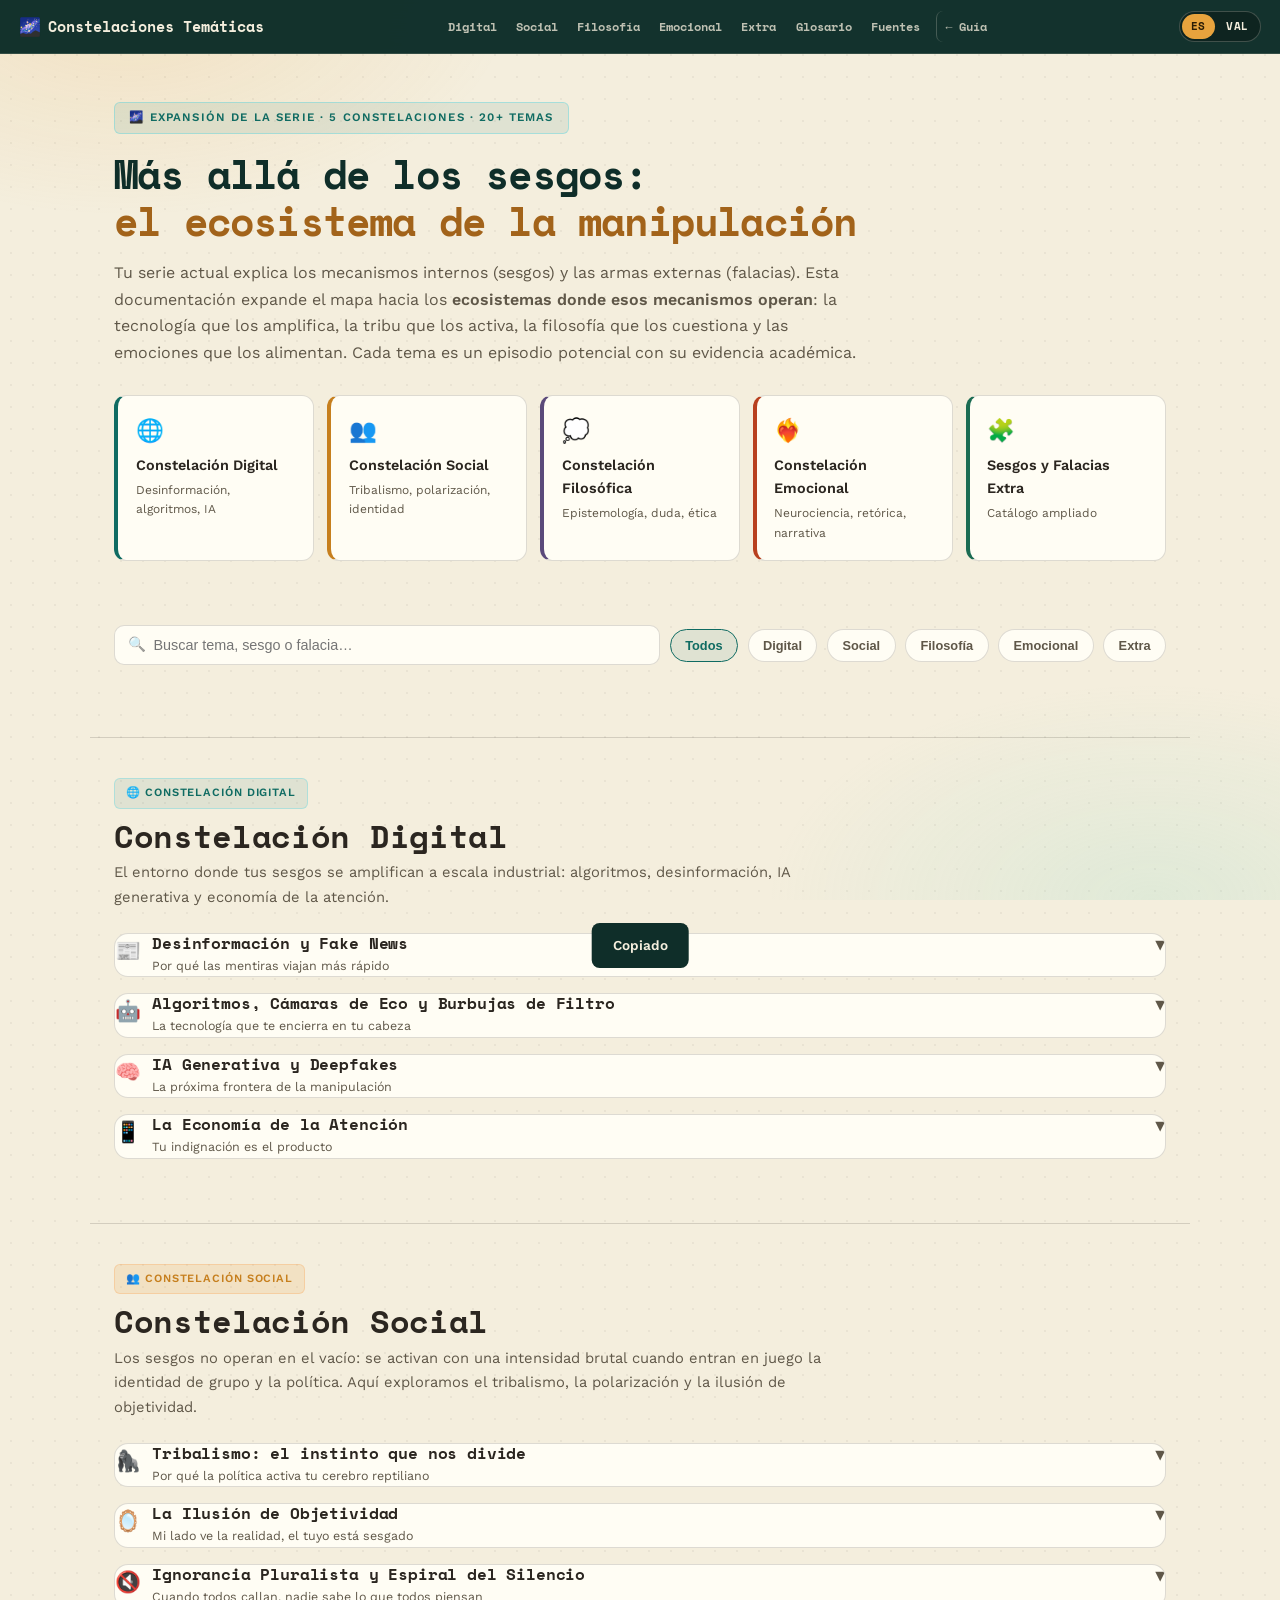
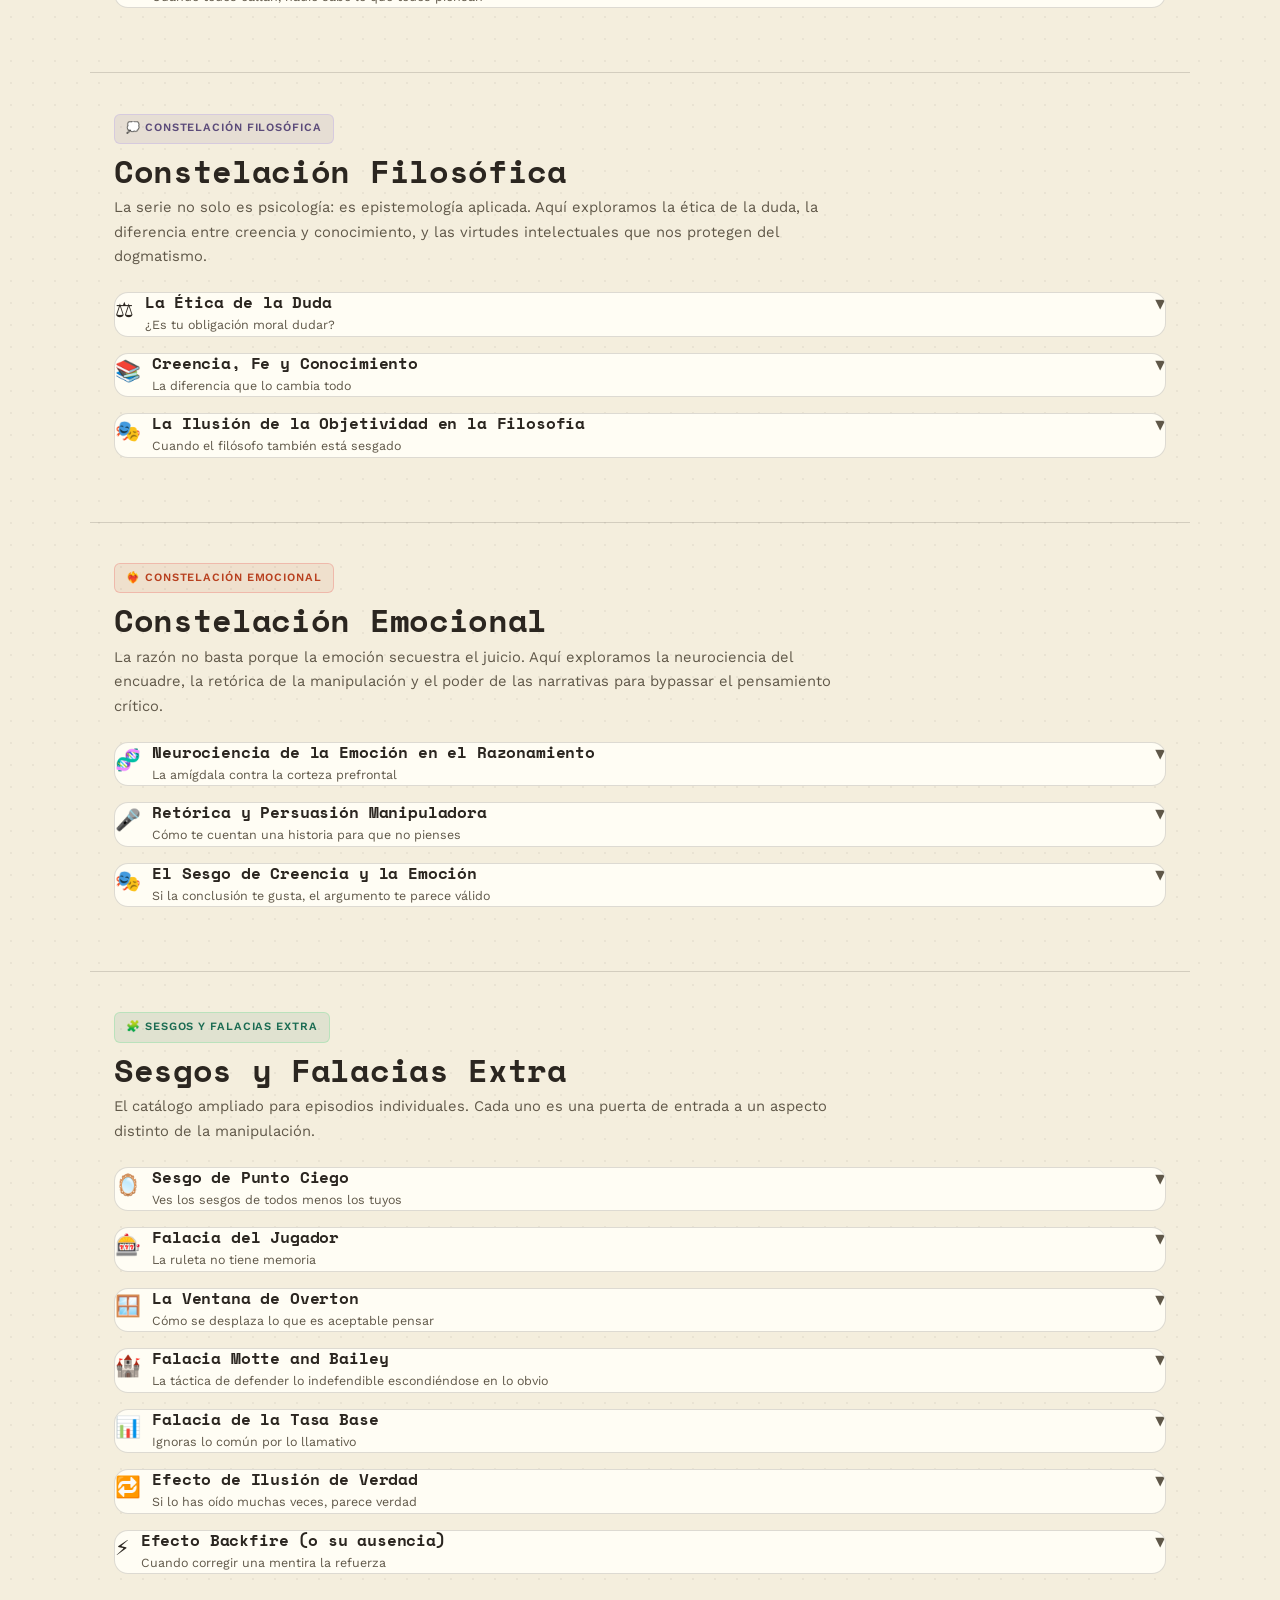
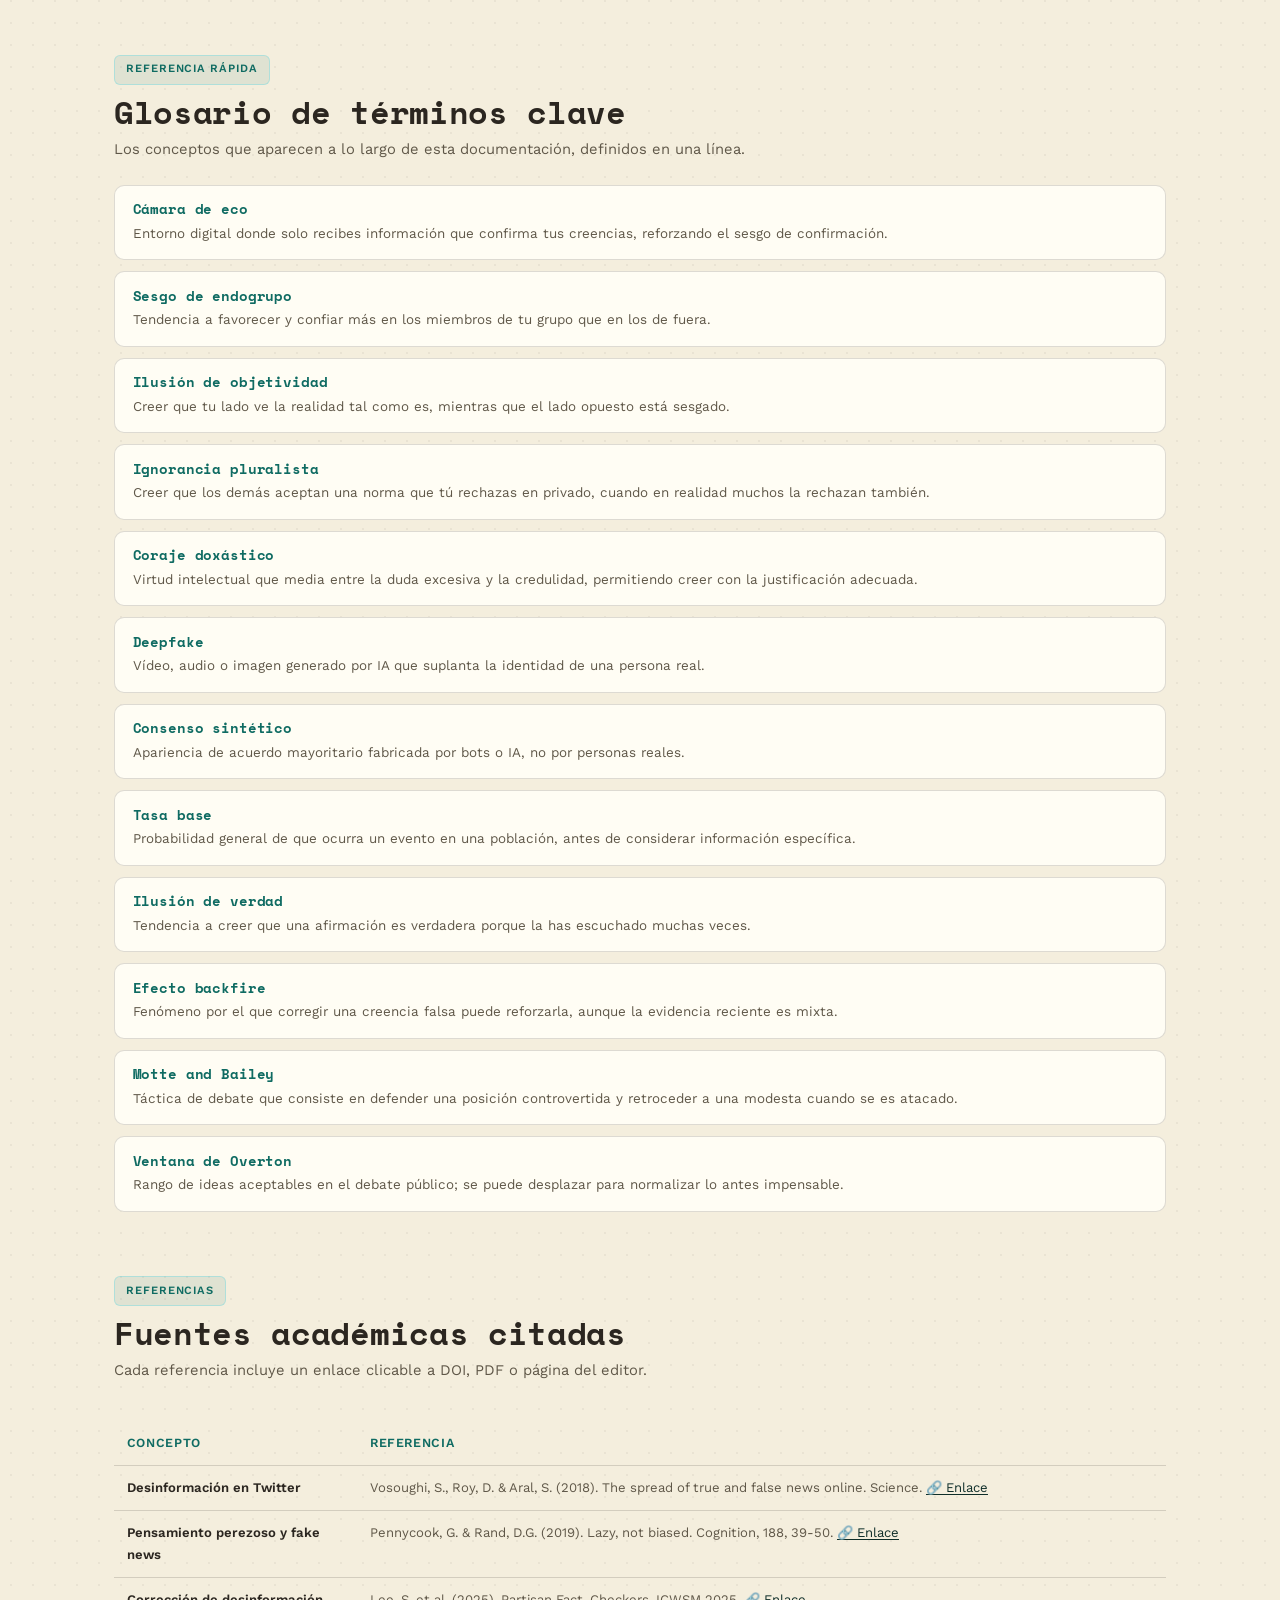
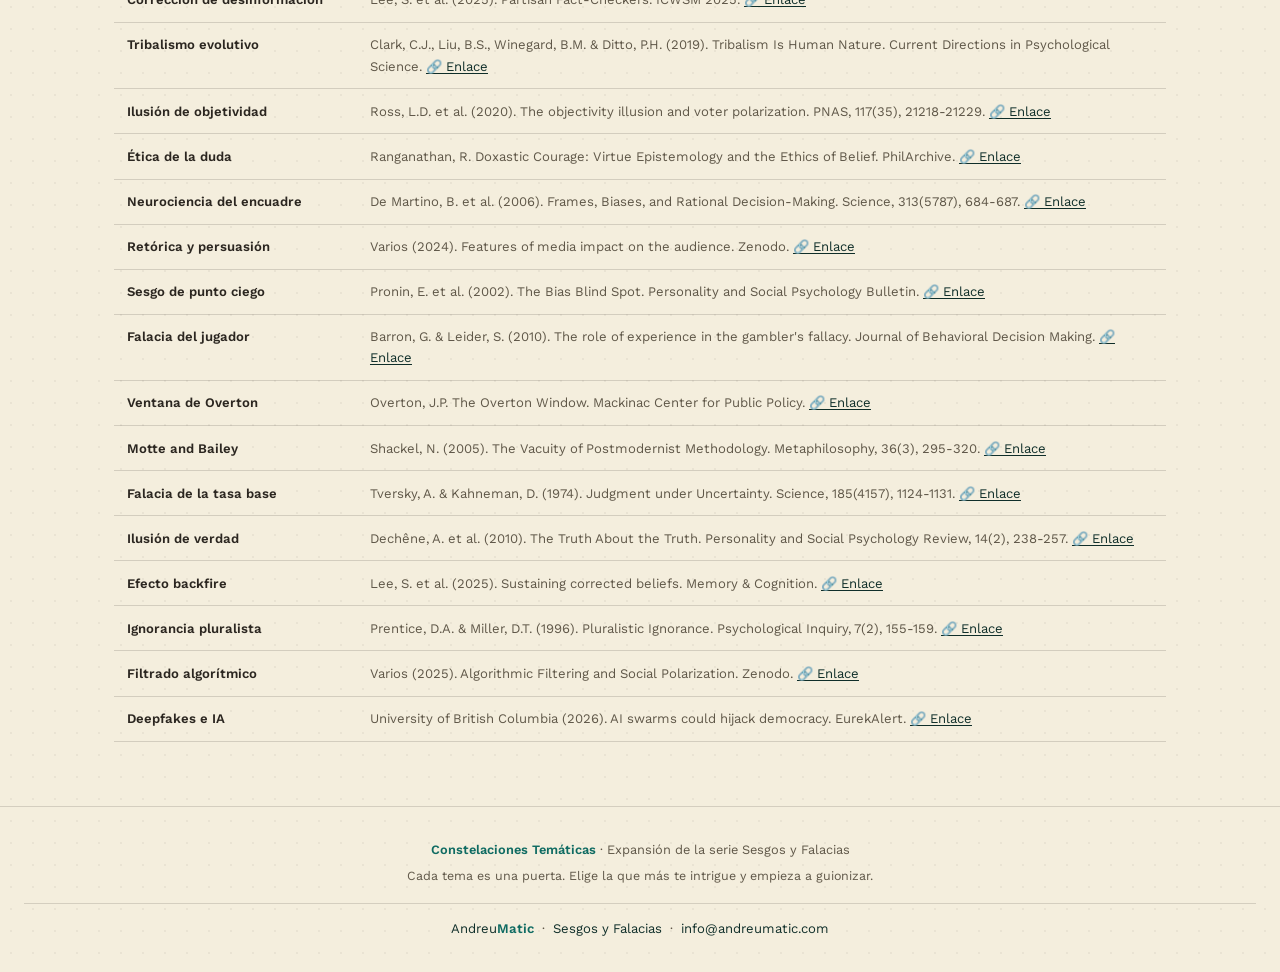
<file: mas-alla-de-los-sesgos.html>
<!DOCTYPE html>
<html lang="es">
<head>
<meta charset="UTF-8">
<meta name="viewport" content="width=device-width, initial-scale=1.0">
<title>Más allá de los sesgos · Constelaciones temáticas | AndreuMatic</title>
<meta name="description" content="Expansión de la guía: 5 constelaciones y más de 20 temas sobre desinformación, tribalismo, epistemología, emoción y retórica, cada uno con evidencia académica.">
<link rel="canonical" href="https://sesgosyfalacias.andreumatic.com/mas-alla-de-los-sesgos.html">
<meta name="theme-color" content="#0f2e29">
<meta property="og:type" content="article">
<meta property="og:title" content="Más allá de los sesgos: el ecosistema de la manipulación">
<meta property="og:description" content="5 constelaciones y más de 20 temas con evidencia académica: tecnología, tribu, filosofía y emoción.">
<meta property="og:url" content="https://sesgosyfalacias.andreumatic.com/mas-alla-de-los-sesgos.html">
<meta property="og:image" content="https://sesgosyfalacias.andreumatic.com/assets/og-sesgos.png">
<link rel="icon" href="assets/favicon.svg" type="image/svg+xml">
<link rel="icon" href="assets/favicon-32x32.png" sizes="32x32" type="image/png">
<link rel="apple-touch-icon" href="assets/apple-touch-icon.png">
<style>
@font-face{font-family:'Space Mono';font-style:normal;font-weight:400;font-display:swap;src:url(assets/fonts/SpaceMono-400-latin.woff2) format('woff2');unicode-range:U+0000-00FF,U+0131,U+0152-0153,U+02BB-02BC,U+02C6,U+02DA,U+02DC,U+0304,U+0308,U+0329,U+2000-206F,U+20AC,U+2122,U+2191,U+2193,U+2212,U+2215,U+FEFF,U+FFFD}
@font-face{font-family:'Space Mono';font-style:normal;font-weight:400;font-display:swap;src:url(assets/fonts/SpaceMono-400-latin-ext.woff2) format('woff2');unicode-range:U+0100-02AF,U+0304,U+0308,U+0329,U+1E00-1E9F,U+1EF2-1EFF,U+2020,U+20A0-20AB,U+20AD-20C0,U+2113,U+2C60-2C7F,U+A720-A7FF}
@font-face{font-family:'Space Mono';font-style:normal;font-weight:700;font-display:swap;src:url(assets/fonts/SpaceMono-700-latin.woff2) format('woff2');unicode-range:U+0000-00FF,U+0131,U+0152-0153,U+02BB-02BC,U+02C6,U+02DA,U+02DC,U+0304,U+0308,U+0329,U+2000-206F,U+20AC,U+2122,U+2191,U+2193,U+2212,U+2215,U+FEFF,U+FFFD}
@font-face{font-family:'Space Mono';font-style:normal;font-weight:700;font-display:swap;src:url(assets/fonts/SpaceMono-700-latin-ext.woff2) format('woff2');unicode-range:U+0100-02AF,U+0304,U+0308,U+0329,U+1E00-1E9F,U+1EF2-1EFF,U+2020,U+20A0-20AB,U+20AD-20C0,U+2113,U+2C60-2C7F,U+A720-A7FF}
@font-face{font-family:'Work Sans';font-style:normal;font-weight:400;font-display:swap;src:url(assets/fonts/WorkSans-400-latin.woff2) format('woff2');unicode-range:U+0000-00FF,U+0131,U+0152-0153,U+02BB-02BC,U+02C6,U+02DA,U+02DC,U+0304,U+0308,U+0329,U+2000-206F,U+20AC,U+2122,U+2191,U+2193,U+2212,U+2215,U+FEFF,U+FFFD}
@font-face{font-family:'Work Sans';font-style:normal;font-weight:400;font-display:swap;src:url(assets/fonts/WorkSans-400-latin-ext.woff2) format('woff2');unicode-range:U+0100-02AF,U+0304,U+0308,U+0329,U+1E00-1E9F,U+1EF2-1EFF,U+2020,U+20A0-20AB,U+20AD-20C0,U+2113,U+2C60-2C7F,U+A720-A7FF}
@font-face{font-family:'Work Sans';font-style:normal;font-weight:600;font-display:swap;src:url(assets/fonts/WorkSans-600-latin.woff2) format('woff2');unicode-range:U+0000-00FF,U+0131,U+0152-0153,U+02BB-02BC,U+02C6,U+02DA,U+02DC,U+0304,U+0308,U+0329,U+2000-206F,U+20AC,U+2122,U+2191,U+2193,U+2212,U+2215,U+FEFF,U+FFFD}
@font-face{font-family:'Work Sans';font-style:normal;font-weight:600;font-display:swap;src:url(assets/fonts/WorkSans-600-latin-ext.woff2) format('woff2');unicode-range:U+0100-02AF,U+0304,U+0308,U+0329,U+1E00-1E9F,U+1EF2-1EFF,U+2020,U+20A0-20AB,U+20AD-20C0,U+2113,U+2C60-2C7F,U+A720-A7FF}

  :root {
    --bg: #f4eedd; --surface: #ece2c8; --card: #fffdf4; --card-hover: #f8f2e6;
    --border: rgba(43,38,32,0.16); --text: #2b2620; --muted: #5f5748;
    --red: #b8401f; --red-bg: rgba(184,64,31,0.08);
    --orange: #c67f1e; --orange-bg: rgba(232,163,61,0.16);
    --green: #1a6b52; --green-bg: rgba(26,107,82,0.09);
    --yellow: #8a6a12; --teal: #0f2e29;
    --purple: #5b4a7a; --purple-bg: rgba(91,74,122,0.09);
    --cyan: #0f6b62; --cyan-bg: rgba(15,107,98,0.09);
    --cream: #f4eedd; --ink: #2b2620; --amber: #e8a33d; --amber-d: #c67f1e;
  }
  * { margin: 0; padding: 0; box-sizing: border-box; }
  html { scroll-behavior: smooth; scroll-padding-top: 80px; }
  body { font-family: 'Work Sans', system-ui, -apple-system, 'Segoe UI', Roboto, Arial, sans-serif; background: var(--bg); color: var(--text); line-height: 1.65; overflow-x: hidden;
         background-image: radial-gradient(rgba(43,38,32,0.055) 1px, transparent 1px); background-size: 22px 22px; }
  h1, h2, h3, h4 { font-family: 'Space Mono', ui-monospace, monospace; letter-spacing: -0.01em; line-height: 1.22; }
  body::before { content: ''; position: fixed; inset: 0; background: radial-gradient(ellipse 50% 40% at 10% 0%, rgba(232,163,61,0.16), transparent 60%), radial-gradient(ellipse 50% 40% at 90% 100%, rgba(143,217,196,0.20), transparent 60%); pointer-events: none; z-index: 0; }

  nav { position: sticky; top: 0; z-index: 100; background: rgba(15,46,41,0.98); backdrop-filter: blur(20px); border-bottom: 1px solid rgba(244,238,221,0.14); padding: 0.7rem 1.2rem; display: flex; align-items: center; justify-content: space-between; gap: 0.8rem; flex-wrap: wrap; }
  .logo { font-family: 'Space Mono', monospace; font-weight: 700; font-size: 0.95rem; color: var(--cream); text-decoration: none; display: flex; align-items: center; gap: 0.45rem; white-space: nowrap; }
  .logo:hover { color: var(--amber); }
  .logo::before { content: '🌌'; font-size: 1.1rem; }
  .nav-links { display: flex; gap: 0.1rem; flex-wrap: wrap; align-items: center; }
  .nav-links a { font-family: 'Space Mono', monospace; color: rgba(244,238,221,0.76); text-decoration: none; font-size: 0.72rem; padding: 0.35rem 0.55rem; border-radius: 7px; transition: color .18s, background-color .18s; font-weight: 700; }
  .nav-links a:hover, .nav-links a:focus-visible { color: var(--teal3, #0b211d); background: var(--amber); }

  .hero { position: relative; z-index: 1; max-width: 1100px; margin: 0 auto; padding: 3rem 1.5rem 2rem; }
  .hero .badge { display: inline-flex; align-items: center; gap: 0.4rem; font-size: 0.72rem; font-weight: 800; text-transform: uppercase; letter-spacing: 0.1em; padding: 0.35rem 0.9rem; border-radius: 6px; background: var(--cyan-bg); color: var(--cyan); border: 1px solid rgba(34,211,238,0.3); margin-bottom: 1rem; }
  .hero h1 { font-size: clamp(1.6rem, 4.2vw, 2.5rem); font-weight: 700; line-height: 1.18; margin-bottom: 1rem; letter-spacing: -0.02em; color: var(--teal); }
  .hero h1 .accent { color: #a2631a; }
  .hero p { color: var(--muted); max-width: 750px; font-size: 1rem; }

  .constellation-grid { display: grid; grid-template-columns: repeat(auto-fill, minmax(200px, 1fr)); gap: 0.8rem; margin-top: 1.8rem; }
  .const-card { background: var(--card); border: 1px solid var(--border); border-radius: 12px; padding: 1rem 1.1rem; cursor: pointer; transition: transform .2s, background-color .2s, border-color .2s; position: relative; overflow: hidden; }
  .const-card:hover { transform: translateY(-2px); background: var(--card-hover); }
  .const-card .cc-emoji { font-size: 1.4rem; margin-bottom: 0.3rem; }
  .const-card .cc-title { font-size: 0.9rem; font-weight: 800; margin-bottom: 0.2rem; }
  .const-card .cc-sub { font-size: 0.75rem; color: var(--muted); }
  .const-card.digital { border-left: 4px solid var(--cyan); }
  .const-card.social { border-left: 4px solid var(--orange); }
  .const-card.filo { border-left: 4px solid var(--purple); }
  .const-card.emocional { border-left: 4px solid var(--red); }
  .const-card.extra { border-left: 4px solid var(--green); }

  section { position: relative; z-index: 1; max-width: 1100px; margin: 0 auto; padding: 2rem 1.5rem; }
  .const-section { border-top: 1px solid var(--border); padding-top: 2.5rem; margin-top: 1rem; }
  .const-header { margin-bottom: 1.5rem; }
  .const-header .const-tag { display: inline-block; font-size: 0.7rem; font-weight: 800; text-transform: uppercase; letter-spacing: 0.08em; padding: 0.3rem 0.7rem; border-radius: 6px; margin-bottom: 0.5rem; }
  .tag-cyan { background: var(--cyan-bg); color: var(--cyan); border: 1px solid rgba(34,211,238,0.25); }
  .tag-orange { background: var(--orange-bg); color: var(--orange); border: 1px solid rgba(251,146,60,0.25); }
  .tag-purple { background: var(--purple-bg); color: var(--purple); border: 1px solid rgba(167,139,250,0.25); }
  .tag-red { background: var(--red-bg); color: var(--red); border: 1px solid rgba(239,68,68,0.25); }
  .tag-green { background: var(--green-bg); color: var(--green); border: 1px solid rgba(74,222,128,0.25); }
  .const-header h2 { font-size: clamp(1.4rem, 3vw, 2rem); font-weight: 900; margin-bottom: 0.3rem; letter-spacing: -0.01em; }
  .const-header p { color: var(--muted); font-size: 0.92rem; max-width: 750px; }

  .topic-card { background: var(--card); border: 1px solid var(--border); border-radius: 14px; margin-bottom: 1rem; overflow: hidden; transition: border-color .2s, box-shadow .2s; }
  .topic-card:hover { border-color: var(--cyan); }
  .topic-header { display: flex; align-items: center; gap: 0.8rem; padding: 1rem 1.2rem; cursor: pointer; user-select: none; background: linear-gradient(135deg, var(--card), var(--surface)); }
  .topic-header:hover { background: var(--card-hover); }
  .topic-emoji { font-size: 1.3rem; flex-shrink: 0; }
  .topic-info { flex: 1; min-width: 0; }
  .topic-info h3 { font-size: 1rem; font-weight: 800; margin-bottom: 0.15rem; }
  .topic-info .topic-sub { font-size: 0.78rem; color: var(--muted); }
  .topic-chevron { color: var(--muted); font-size: 0.8rem; transition: transform 0.3s; }
  .topic-card.open .topic-chevron { transform: rotate(180deg); }
  .topic-body { max-height: 0; overflow: hidden; transition: max-height 0.4s ease; }
  .topic-card.open .topic-body { max-height: 3000px; }
  .topic-inner { padding: 0 1.2rem 1.3rem; border-top: 1px solid var(--border); }
  .topic-label { font-size: 0.75rem; font-weight: 800; text-transform: uppercase; letter-spacing: 0.06em; margin-bottom: 0.3rem; display: flex; align-items: center; gap: 0.3rem; margin-top: 1rem; }
  .tl-what { color: var(--yellow); }
  .tl-evidence { color: var(--green); }
  .tl-connection { color: var(--orange); }
  .tl-questions { color: var(--cyan); }
  .what-box { background: rgba(250,204,21,0.05); border-left: 3px solid var(--yellow); padding: 0.7rem 0.9rem; border-radius: 0 6px 6px 0; font-size: 0.88rem; color: var(--text); }
  .evidence-box { background: rgba(74,222,128,0.05); border-left: 3px solid var(--green); padding: 0.7rem 0.9rem; border-radius: 0 6px 6px 0; font-size: 0.88rem; color: var(--text); }
  .connection-box { background: var(--orange-bg); border-left: 3px solid var(--orange); padding: 0.7rem 0.9rem; border-radius: 0 6px 6px 0; font-size: 0.88rem; color: var(--text); }
  .connection-box strong { color: var(--orange); }
  .questions-box { background: var(--cyan-bg); border-left: 3px solid var(--cyan); padding: 0.7rem 0.9rem; border-radius: 0 6px 6px 0; font-size: 0.88rem; color: var(--text); }
  .questions-box ul { list-style: none; padding: 0; }
  .questions-box li { padding: 0.2rem 0 0.2rem 1.2rem; position: relative; color: var(--muted); }
  .questions-box li::before { content: '▸'; position: absolute; left: 0; color: var(--cyan); font-weight: 800; }

  .controls { display: flex; gap: 0.6rem; margin-bottom: 1.5rem; flex-wrap: wrap; align-items: center; }
  .search-box { position: relative; flex: 1; min-width: 220px; }
  .search-box input { width: 100%; padding: 0.7rem 1rem 0.7rem 2.4rem; background: var(--card); border: 1px solid var(--border); border-radius: 10px; color: var(--text); font-size: 0.9rem; outline: none; transition: border-color 0.2s; }
  .search-box input:focus { border-color: var(--cyan); }
  .search-box::before { content: '🔍'; position: absolute; left: 0.9rem; top: 50%; transform: translateY(-50%); font-size: 0.9rem; opacity: 0.6; }
  .filter-chip { padding: 0.5rem 0.9rem; background: var(--card); border: 1px solid var(--border); border-radius: 20px; color: var(--muted); font-size: 0.8rem; cursor: pointer; transition: background-color .2s, border-color .2s, color .2s; white-space: nowrap; font-weight: 600; }
  .filter-chip:hover { border-color: var(--cyan); color: var(--text); }
  .filter-chip.active { background: var(--cyan-bg); border-color: var(--cyan); color: var(--cyan); font-weight: 700; }

  .glossary-grid { display: grid; gap: 0.7rem; }
  .glossary-item { background: var(--card); border: 1px solid var(--border); border-radius: 10px; padding: 0.9rem 1.1rem; }
  .glossary-item h4 { font-size: 0.9rem; color: var(--cyan); margin-bottom: 0.3rem; }
  .glossary-item p { font-size: 0.84rem; color: var(--muted); }

  .refs-table { width: 100%; border-collapse: collapse; font-size: 0.82rem; margin-top: 1rem; }
  .refs-table th, .refs-table td { padding: 0.7rem 0.8rem; text-align: left; border-bottom: 1px solid var(--border); vertical-align: top; }
  .refs-table th { color: var(--cyan); font-weight: 700; font-size: 0.78rem; text-transform: uppercase; letter-spacing: 0.05em; }
  .refs-table td { color: var(--muted); }
  .refs-table td:first-child { color: var(--text); font-weight: 600; }
  .refs-table a { color: var(--teal); text-decoration: underline; text-underline-offset: 2px; }

  .toast { position: fixed; bottom: 2rem; left: 50%; transform: translateX(-50%) translateY(100px); background: var(--teal); color: var(--cream); padding: 0.7rem 1.3rem; border-radius: 8px; font-weight: 800; font-size: 0.85rem; z-index: 1001; transition: transform 0.3s; }
  .toast.show { transform: translateX(-50%) translateY(0); }

  footer { text-align: center; padding: 2rem 1.5rem; color: var(--muted); font-size: 0.8rem; border-top: 1px solid var(--border); margin-top: 2rem; }
  footer strong { color: var(--cyan); }

  #loadingMsg { text-align: center; color: var(--muted); padding: 2rem; font-size: 0.9rem; }
  .error-box { background: rgba(239,68,68,0.1); border: 1px solid var(--red); color: var(--red); padding: 1rem; border-radius: 10px; margin: 1rem 0; font-family: monospace; font-size: 0.85rem; }

  @media (max-width: 640px) {
    nav { padding: 0.6rem 0.8rem; }
    .nav-links a { font-size: 0.68rem; padding: 0.25rem 0.4rem; }
    section { padding: 1.5rem 1rem; }
  }

  /* --- Ajustes de navegación AndreuMatic (móvil y enlace de vuelta) --- */
  .lg-short { display: none; }
  .nav-back { border-left: 1px solid rgba(244,238,221,0.22); margin-left: 0.35rem; padding-left: 0.85rem; }
  @media (max-width: 720px) {
    nav { flex-wrap: nowrap; gap: 0.6rem; padding: 0.6rem 0.85rem; align-items: center; }
    .logo { font-size: 0.78rem; }
    .lg-long { display: none; }
    .lg-short { display: inline; }
    .logo::before { display: none; }
    .nav-links { flex: 1 1 auto; min-width: 0; flex-wrap: nowrap; overflow-x: auto; scrollbar-width: none; -ms-overflow-style: none; -webkit-overflow-scrolling: touch; }
    .nav-links::-webkit-scrollbar { display: none; }
    .nav-links a { flex: 0 0 auto; }
    .nav-links .nav-back { order: -1; border-left: 0; border-right: 1px solid rgba(244,238,221,.22); margin: 0 .5rem 0 0; padding: 0 .8rem 0 0; }
    .hero .badge { font-size: 0.56rem; letter-spacing: 0.03em; padding: 0.3rem 0.6rem; text-align: left; }
  }

  /* selector d'idioma */
  .lang-switch{display:inline-flex;align-items:center;gap:2px;margin-left:.5rem;padding:2px;border-radius:999px;background:rgba(0,0,0,.28);border:1px solid rgba(244,238,221,.22);flex:0 0 auto}
  .lang-btn{font-family:'Space Mono',monospace;font-size:10.5px;font-weight:700;letter-spacing:.06em;text-transform:uppercase;color:var(--cream);background:none;border:0;border-radius:999px;padding:7px 9px;cursor:pointer;line-height:1;min-height:0;transition:background .18s ease,color .18s ease}
  .lang-btn:hover{background:rgba(244,238,221,.14)}
  .lang-btn.active{background:var(--amber);color:#2b1c06}
  .lang-btn:focus-visible{outline:2px solid var(--mint);outline-offset:2px}
  @media (max-width:720px){.lang-switch{margin-left:auto}.lang-btn{padding:6px 7px;font-size:10px}}
  @media (prefers-reduced-motion:reduce){.lang-btn{transition:none}}
</style>
</head>
<body>
<a class="skip" href="#topicsContainer">Saltar a los temas</a>

<nav>
  <a class="logo" href="index.html"><span class="lg-long">Constelaciones Temáticas</span><span class="lg-short">Constelaciones</span></a>
  <div class="nav-links">
    <a href="#digital">Digital</a>
    <a href="#social">Social</a>
    <a href="#filosofia">Filosofía</a>
    <a href="#emocional">Emocional</a>
    <a href="#extra">Extra</a>
    <a href="#glosario">Glosario</a>
    <a href="#fuentes">Fuentes</a>
    <a class="nav-back" href="index.html">← Guía</a>
  </div>
  <div class="lang-switch" role="group" aria-label="Idioma">
    <button class="lang-btn active" type="button" data-lang="es" aria-pressed="true">ES</button>
    <button class="lang-btn" type="button" data-lang="va" aria-pressed="false">VAL</button>
  </div>
</nav>

<header class="hero">
  <span class="badge">🌌 Expansión de la serie · 5 constelaciones · 20+ temas</span>
  <h1>Más allá de los sesgos:<br><span class="accent">el ecosistema de la manipulación</span></h1>
  <p>Tu serie actual explica los mecanismos internos (sesgos) y las armas externas (falacias). Esta documentación expande el mapa hacia los <strong>ecosistemas donde esos mecanismos operan</strong>: la tecnología que los amplifica, la tribu que los activa, la filosofía que los cuestiona y las emociones que los alimentan. Cada tema es un episodio potencial con su evidencia académica.</p>

  <div class="constellation-grid">
    <a class="const-card digital" href="#digital"><div class="cc-emoji">🌐</div>
      <div class="cc-title">Constelación Digital</div>
      <div class="cc-sub">Desinformación, algoritmos, IA</div></a>
    <a class="const-card social" href="#social"><div class="cc-emoji">👥</div>
      <div class="cc-title">Constelación Social</div>
      <div class="cc-sub">Tribalismo, polarización, identidad</div></a>
    <a class="const-card filo" href="#filosofia"><div class="cc-emoji">💭</div>
      <div class="cc-title">Constelación Filosófica</div>
      <div class="cc-sub">Epistemología, duda, ética</div></a>
    <a class="const-card emocional" href="#emocional"><div class="cc-emoji">❤️‍🔥</div>
      <div class="cc-title">Constelación Emocional</div>
      <div class="cc-sub">Neurociencia, retórica, narrativa</div></a>
    <a class="const-card extra" href="#extra"><div class="cc-emoji">🧩</div>
      <div class="cc-title">Sesgos y Falacias Extra</div>
      <div class="cc-sub">Catálogo ampliado</div></a>
  </div>
</header>

<section>
  <div class="controls">
    <div class="search-box"><input type="text" id="searchTopics" placeholder="Buscar tema, sesgo o falacia…" aria-label="Buscar tema, sesgo o falacia" autocomplete="off" spellcheck="false"></div>
    <button class="filter-chip active" data-filter="all" aria-pressed="true" type="button">Todos</button>
    <button class="filter-chip" data-filter="digital" aria-pressed="false" type="button">Digital</button>
    <button class="filter-chip" data-filter="social" aria-pressed="false" type="button">Social</button>
    <button class="filter-chip" data-filter="filosofia" aria-pressed="false" type="button">Filosofía</button>
    <button class="filter-chip" data-filter="emocional" aria-pressed="false" type="button">Emocional</button>
    <button class="filter-chip" data-filter="extra" aria-pressed="false" type="button">Extra</button>
  </div>
</section>

<div id="topicsContainer">
  <p id="loadingMsg">⏳ Cargando temas...</p>
</div>

<section id="glosario">
  <div class="const-header">
    <span class="const-tag tag-cyan">Referencia rápida</span>
    <h2>Glosario de términos clave</h2>
    <p>Los conceptos que aparecen a lo largo de esta documentación, definidos en una línea.</p>
  </div>
  <div class="glossary-grid" id="glossaryGrid"></div>
</section>

<section id="fuentes">
  <div class="const-header">
    <span class="const-tag tag-cyan">Referencias</span>
    <h2>Fuentes académicas citadas</h2>
    <p>Cada referencia incluye un enlace clicable a DOI, PDF o página del editor.</p>
  </div>
  <div style="overflow-x:auto;">
    <table class="refs-table">
      <thead><tr><th>Concepto</th><th>Referencia</th></tr></thead>
      <tbody id="refsBody"></tbody>
    </table>
  </div>
</section>

<div class="toast" id="toast">Copiado</div>

<footer>
  <p><strong>Constelaciones Temáticas</strong> · Expansión de la serie Sesgos y Falacias</p>
  <p style="margin-top:0.4rem;font-size:0.78rem;">Cada tema es una puerta. Elige la que más te intrigue y empieza a guionizar.</p>
  <div class="footer-brand">
    <a href="https://andreumatic.com" target="_blank" rel="noopener">Andreu<strong>Matic</strong></a>
    <span aria-hidden="true">·</span>
    <a href="index.html">Sesgos y Falacias</a>
    <span aria-hidden="true">·</span>
    <a href="mailto:info@andreumatic.com">info@andreumatic.com</a>
  </div>
</footer>

<script src="js/va-mas.js"></script>
<script src="js/i18n-mas.js"></script>
<script>
document.addEventListener('DOMContentLoaded', function() {
  console.log('[Constelaciones] DOM listo. Iniciando render...');

  // ============================================================
  // DATA
  // ============================================================

  let CONSTELLATIONS = {
    digital: {
      name: 'Constelación Digital',
      emoji: '🌐',
      tag: 'tag-cyan',
      color: 'var(--cyan)',
      description: 'El entorno donde tus sesgos se amplifican a escala industrial: algoritmos, desinformación, IA generativa y economía de la atención.',
      topics: [
        {
          emoji: '📰', title: 'Desinformación y Fake News', sub: 'Por qué las mentiras viajan más rápido',
          what: 'La desinformación no es un accidente: es un ecosistema diseñado para explotar tus sesgos. Las noticias falsas apelan a la emoción, la novedad y la identidad, tres cosas que tu Sistema 1 procesa antes de que el Sistema 2 pueda verificar nada.',
          evidence: 'Vosoughi, Roy & Aral (2018) analizaron 126.000 historias en Twitter durante 11 años. Las noticias falsas tenían un 70% más de probabilidades de ser retuiteadas que las verdaderas, y las cascadas de información falsa llegaban a entre 1.000 y 100.000 personas, mientras que las verdaderas rara vez superaban las 1.000. Las noticias falsas inspiraban miedo, repulsión y sorpresa. Y al eliminar los bots, los humanos seguían siendo los principales responsables de la difusión.',
          connection: 'Conecta con el <strong>Ep 1: La Burbuja de la Verdad</strong> (sesgo de confirmación + francotirador) y con el <strong>Ep 5: Lo que Viste Ayer</strong> (disponibilidad). La desinformación es la aplicación industrial de esos sesgos.',
          questions: ['¿Por qué una mentira que te indigna se comparte más que una verdad que te aburre?', '¿Qué papel juega la novedad en la viralidad de lo falso?', '¿Cómo se diseña una noticia falsa para que active tu sesgo de confirmación?']
        },
        {
          emoji: '🤖', title: 'Algoritmos, Cámaras de Eco y Burbujas de Filtro', sub: 'La tecnología que te encierra en tu cabeza',
          what: 'Los algoritmos de recomendación no son neutrales: optimizan la retención. Y la retención máxima se consigue mostrándote contenido que confirma lo que ya crees. El resultado son cámaras de eco donde tus creencias se amplifican sin contrapeso.',
          evidence: 'La investigación de 2025 sobre filtrado algorítmico confirma que los algoritmos "curan contenido basado en preferencias del usuario" y crean "cámaras de eco — entornos donde los individuos están expuestos principalmente a información que se alinea con sus creencias existentes". Esto "refuerza opiniones preexistentes y contribuye a la polarización social".',
          connection: 'Conecta con el <strong>Ep 1: La Burbuja de la Verdad</strong> (burbuja de filtro) y con el <strong>Ep 7: La Mayoría Invisible</strong> (falso consenso). La cámara de eco es la versión tecnológica del sesgo de confirmación.',
          questions: ['¿Quién diseña el algoritmo y qué optimiza?', '¿Puedes salir de tu burbuja si el algoritmo aprende de cada clic?', '¿Qué pasaría si el algoritmo te mostrara el 20% de contenido contrario?']
        },
        {
          emoji: '🧠', title: 'IA Generativa y Deepfakes', sub: 'La próxima frontera de la manipulación',
          what: 'La IA generativa puede producir texto, imágenes, audio y vídeo con una fluidez y credibilidad que explotan nuestra tendencia a confiar en lo que parece profesional. Los deepfakes y los LLM permiten fabricar consenso y personalizar la manipulación a escala.',
          evidence: 'Un informe de 2026 de la Universidad de Columbia Británica advierte que "enjambres de IA" podrían ejecutar "millones de micro-pruebas para encontrar los mensajes más persuasivos, creando un consenso sintético" y manipular el discurso democrático. Los primeros signos incluyen "deepfakes generados por IA y medios de noticias fabricados que influyeron en debates electorales recientes en EE.UU. y Taiwán".',
          connection: 'Conecta con el <strong>Ep 2: El Experto de Bar</strong> (falsa autoridad) y con el <strong>Ep 9: El Precio que No Ves</strong> (encuadre). Un deepfake es la forma más sofisticada de falsa autoridad y encuadre.',
          questions: ['Si un vídeo parece real, ¿cómo puedes saber que no es un deepfake?', '¿Qué pasa cuando la IA puede imitar la voz de tu madre pidiendo dinero?', '¿Cómo se fabrica un consenso sintético en redes sociales?']
        },
        {
          emoji: '📱', title: 'La Economía de la Atención', sub: 'Tu indignación es el producto',
          what: 'Las plataformas digitales no venden contenido: venden tu atención a los anunciantes. Y la indignación, el miedo y la sorpresa son las emociones que más retención generan. Por eso el diseño de las plataformas premia el contenido que te altera.',
          evidence: 'Vosoughi et al. (2018) mostraron que las noticias falsas inspiraban miedo, repulsión y sorpresa, y que las historias falsas eran percibidas como más novedosas — y la novedad es un potente predictor de retuiteo. La economía de la atención convierte tu sesgo de negatividad (Ep 6) en un modelo de negocio.',
          connection: 'Conecta con el <strong>Ep 6: El Mundo se Acaba</strong> (efecto de negatividad). Lo que te enfada es lo que te engancha.',
          questions: ['¿Por qué las redes sociales te muestran primero lo que te indigna?', '¿Qué pasaría si las plataformas priorizaran el contenido que te hace sentir bien?', '¿Eres el cliente o el producto?']
        }
      ]
    },
    social: {
      name: 'Constelación Social',
      emoji: '👥',
      tag: 'tag-orange',
      color: 'var(--orange)',
      description: 'Los sesgos no operan en el vacío: se activan con una intensidad brutal cuando entran en juego la identidad de grupo y la política. Aquí exploramos el tribalismo, la polarización y la ilusión de objetividad.',
      topics: [
        {
          emoji: '🦍', title: 'Tribalismo: el instinto que nos divide', sub: 'Por qué la política activa tu cerebro reptiliano',
          what: 'Los humanos evolucionaron en grupos pequeños y en competencia intensa. La lealtad al grupo era una ventaja de supervivencia. Hoy, esa misma maquinaria psicológica se activa con la política, los equipos de fútbol y las marcas. El resultado: sesgos de endogrupo y hostilidad hacia el exogrupo.',
          evidence: 'Clark, Liu, Winegard & Ditto (2019) argumentan que "los humanos evolucionaron en el contexto de una intensa competencia intergrupal, y los grupos compuestos por miembros leales tenían más éxito". Su conclusión es contundente: "el sesgo tribal es una característica natural y casi erradicable de la cognición humana, y ningún grupo —ni siquiera el propio— es inmune". Además, liberales y conservadores muestran niveles similares de sesgo partidista.',
          connection: 'Conecta con el <strong>Ep 4: El Muñeco</strong> (error de atribución + hombre de paja) y con el <strong>Ep 7: La Mayoría Invisible</strong> (manada). El tribalismo es el caldo de cultivo de ambos.',
          questions: ['¿Por qué defiendes a tu grupo incluso cuando se equivoca?', '¿Qué pasa en tu cerebro cuando ves al líder del grupo rival?', '¿Es posible ser leal a un grupo sin ser tribal?']
        },
        {
          emoji: '🪞', title: 'La Ilusión de Objetividad', sub: 'Mi lado ve la realidad, el tuyo está sesgado',
          what: 'La ilusión de objetividad es la creencia de que tu lado ve el mundo tal como es, mientras que el lado opuesto lo ve a través de sus sesgos. Es una de las fuerzas más potentes de la polarización porque no solo te hace sentir superior: te hace sentir epistémicamente superior.',
          evidence: 'Un estudio publicado en PNAS (2020) midió la ilusión de objetividad en votantes de Trump y Clinton durante las elecciones de 2016. Ambos grupos mostraron "una tendencia grande y generalmente simétrica a calificar a los partidarios del candidato que personalmente favorecían como más influenciados por consideraciones apropiadas y menos influenciados por sesgos que los partidarios del candidato opuesto". La ilusión de objetividad predijo el sesgo posterior y la polarización, incluyendo "mayor partidismo, cerrazón y antipatía hacia los adversarios políticos".',
          connection: 'Conecta con el <strong>Ep 4: El Muñeco</strong> (error de atribución) y con el <strong>Ep 1: La Burbuja de la Verdad</strong> (punto ciego del sesgo). La ilusión de objetividad es la versión política del "yo soy objetivo, tú estás sesgado".',
          questions: ['¿Crees que tu lado político es más objetivo que el contrario?', '¿Qué evidencia te haría admitir que tu lado está sesgado?', '¿Cómo se puede tener una conversación con alguien que cree que tú eres el malvado?']
        },
        {
          emoji: '🔇', title: 'Ignorancia Pluralista y Espiral del Silencio', sub: 'Cuando todos callan, nadie sabe lo que todos piensan',
          what: 'La ignorancia pluralista ocurre cuando cada individuo de un grupo rechaza privadamente una norma, pero cree que los demás la aceptan. El resultado: todos actúan como si estuvieran de acuerdo con algo que nadie apoya. La espiral del silencio es su consecuencia: los que disienten callan porque creen que son minoría.',
          evidence: 'La investigación clásica define la ignorancia pluralista como "un error de percepción de la norma grupal que resulta de observar a personas que actúan en desacuerdo con sus creencias privadas por preocupación por las consecuencias sociales — acciones que refuerzan la norma grupal errónea". El fenómeno está relacionado con el efecto de falso consenso.',
          connection: 'Conecta con el <strong>Ep 7: La Mayoría Invisible</strong> (falso consenso + ad populum). La ignorancia pluralista es la versión grupal del "todo el mundo piensa como yo".',
          questions: ['¿Cuándo fue la última vez que callaste porque creías que eras el único que pensaba así?', '¿Qué pasaría si todos los que disienten en silencio hablaran a la vez?', '¿Cómo se rompe una espiral del silencio?']
        }
      ]
    },
    filosofia: {
      name: 'Constelación Filosófica',
      emoji: '💭',
      tag: 'tag-purple',
      color: 'var(--purple)',
      description: 'La serie no solo es psicología: es epistemología aplicada. Aquí exploramos la ética de la duda, la diferencia entre creencia y conocimiento, y las virtudes intelectuales que nos protegen del dogmatismo.',
      topics: [
        {
          emoji: '⚖️', title: 'La Ética de la Duda', sub: '¿Es tu obligación moral dudar?',
          what: 'La duda no es solo una herramienta cognitiva: es una posición ética. El escepticismo clásico, desde Sócrates hasta la virtud epistémica contemporánea, no propone la parálisis, sino una actitud de vigilancia crítica frente a las pretensiones de conocimiento definitivo. La duda legítima nos aleja del dogmatismo y el fanatismo.',
          evidence: 'La epistemología de la virtud defiende que la duda excesiva y la credulidad son vicios intelectuales. El "coraje doxástico" es la virtud que media entre ambos: "un ejercicio de control doxástico que media entre los vicios de la duda excesiva y la creencia imprudente". La duda hiperbólica es un exceso: "no accede al objetivo de prosperidad cognitiva". La credulidad es el defecto opuesto.',
          connection: 'Conecta con el <strong>Ep 12: El Origen</strong> (la pereza de pensar) y con el <strong>Ep 11: La Verdad Incómoda</strong> (sesgo de creencia). La ética de la duda es el marco filosófico de toda la serie.',
          questions: ['¿Tienes la obligación moral de dudar de tus propias creencias?', '¿Cuándo la duda se convierte en cobardía intelectual?', '¿Qué diferencia hay entre ser escéptico y ser cobarde?']
        },
        {
          emoji: '📚', title: 'Creencia, Fe y Conocimiento', sub: 'La diferencia que lo cambia todo',
          what: 'No es lo mismo creer algo que saberlo. La definición clásica de conocimiento exige tres condiciones: creencia, verdad y justificación. La fe es creencia sin justificación suficiente. La opinión es creencia sin garantía de verdad. Entender esta distinción es la base para exigir pruebas y detectar la manipulación.',
          evidence: 'La epistemología contemporánea debate los límites de la justificación. La "paradoja de la lotería" y el problema de Gettier muestran que la justificación no siempre es suficiente para convertir una creencia verdadera en conocimiento. Pero el consenso práctico es claro: si alguien afirma algo, debe aportar razones. La carga de la prueba recae en quien afirma, no en quien niega.',
          connection: 'Conecta con el <strong>Ep 10: La Bata Blanca</strong> (ad ignorantiam: "nadie ha probado que sea falso") y con el <strong>Ep 11: La Verdad Incómoda</strong> (petición de principio). La distinción entre creencia y conocimiento es el antídoto contra ambas falacias.',
          questions: ['¿Cuál es la diferencia entre "creo que" y "sé que"?', '¿Qué evidencia necesitas para pasar de creencia a conocimiento?', '¿Es la fe una forma de conocimiento o una apuesta?']
        },
        {
          emoji: '🎭', title: 'La Ilusión de la Objetividad en la Filosofía', sub: 'Cuando el filósofo también está sesgado',
          what: 'La filosofía no está libre de sesgos. La ilusión de objetividad también afecta a los filósofos: cada escuela cree ver la realidad con más claridad que las demás. La historia de la filosofía está llena de sistemas que se creyeron definitivos y fueron refutados por la siguiente generación.',
          evidence: 'La investigación sobre la ilusión de objetividad política (PNAS, 2020) mostró que el fenómeno es "grande y simétrico" entre partidarios de ambos bandos. La filosofía, como actividad humana, no es inmune a los mismos sesgos que estudia. La virtud epistémica no es exclusiva de ninguna escuela.',
          connection: 'Conecta con el <strong>Ep 4: El Muñeco</strong> (punto ciego del sesgo) y con el <strong>Ep 9: El Precio que No Ves</strong> (encuadre). Incluso los que estudian los sesgos pueden ser víctimas de ellos.',
          questions: ['¿Puede un filósofo ser objetivo sobre su propia escuela?', '¿Qué sesgos afectan a los que estudian los sesgos?', '¿Cómo se sale de la ilusión de objetividad filosófica?']
        }
      ]
    },
    emocional: {
      name: 'Constelación Emocional',
      emoji: '❤️‍🔥',
      tag: 'tag-red',
      color: 'var(--red)',
      description: 'La razón no basta porque la emoción secuestra el juicio. Aquí exploramos la neurociencia del encuadre, la retórica de la manipulación y el poder de las narrativas para bypassar el pensamiento crítico.',
      topics: [
        {
          emoji: '🧬', title: 'Neurociencia de la Emoción en el Razonamiento', sub: 'La amígdala contra la corteza prefrontal',
          what: 'El efecto encuadre no es solo psicología: tiene una firma neuronal. La amígdala, el centro emocional del cerebro, media la susceptibilidad al encuadre. La corteza prefrontal orbital y medial, la parte más "racional", predice una menor susceptibilidad. Cuando la emoción domina, el juicio se distorsiona.',
          evidence: 'De Martino et al. (2006, Science) demostraron que "el efecto encuadre estaba específicamente asociado con la actividad de la amígdala, sugiriendo un papel clave para un sistema emocional en la mediación de los sesgos de decisión". Además, "la actividad en la corteza prefrontal orbital y medial predecía una menor susceptibilidad al efecto encuadre".',
          connection: 'Conecta con el <strong>Ep 9: El Precio que No Ves</strong> (efecto encuadre) y con el <strong>Ep 1: La Burbuja de la Verdad</strong> (Sistema 1 vs Sistema 2). La neurociencia demuestra que el encuadre no es una metáfora: es un secuestro de la amígdala.',
          questions: ['¿Por qué una misma información presentada de dos formas te hace decidir diferente?', '¿Se puede entrenar la corteza prefrontal para resistir el encuadre?', '¿Qué pasa en tu cerebro cuando un político usa el miedo?']
        },
        {
          emoji: '🎤', title: 'Retórica y Persuasión Manipuladora', sub: 'Cómo te cuentan una historia para que no pienses',
          what: 'La retórica clásica (ethos, pathos, logos) se ha industrializado. El storytelling, el priming y el framing narrativo se usan para dirigir tu atención y tus emociones antes de que puedas analizar los hechos. La propaganda más efectiva no miente: encuadra.',
          evidence: 'La investigación sobre comunicación estratégica señala que "donde la propaganda antes contaba una sola historia para todos, la comunicación estratégica ahora construye innumerables micro-narrativas, dirigidas a diferentes audiencias y actualizadas en tiempo real". "El storytelling emocional puede inspirar, pero también puede manipular. El framing puede organizar la información claramente, pero también puede dirigirla de maneras que evitan el pensamiento crítico".',
          connection: 'Conecta con el <strong>Ep 6: El Mundo se Acaba</strong> (falsa analogía + negatividad) y con el <strong>Ep 9: El Precio que No Ves</strong> (encuadre). La narrativa es el vehículo emocional de la manipulación.',
          questions: ['¿Qué historia te están contando para que no veas los datos?', '¿Cómo se usa el priming para preparar tu decisión?', '¿Puedes detectar el framing en un titular?']
        },
        {
          emoji: '🎭', title: 'El Sesgo de Creencia y la Emoción', sub: 'Si la conclusión te gusta, el argumento te parece válido',
          what: 'El sesgo de creencia (dejar que tus creencias sobre la verdad de una conclusión influyan en tu evaluación de la lógica del argumento) es sensible a la carga emocional. Cuanto más te importa el tema, más difícil es evaluar el argumento con frialdad.',
          evidence: 'La investigación sobre razonamiento motivado muestra que "las cuentas motivacionales sostienen que la deliberación debería reforzar el sesgo de creencia ideológica porque el razonamiento sirve principalmente para defender y racionalizar la propia posición". Una cuenta opuesta, basada en la teoría del doble proceso, "asume que la deliberación atenúa el sesgo de creencia ideológica al facilitar una evaluación imparcial de la nueva información". La evidencia empírica apoya la segunda: el pensamiento analítico reduce la creencia en información falsa.',
          connection: 'Conecta con el <strong>Ep 11: La Verdad Incómoda</strong> (sesgo de creencia + petición de principio). La emoción es el combustible del sesgo de creencia.',
          questions: ['¿Puedes evaluar la lógica de un argumento si la conclusión te enfada?', '¿Por qué aceptas argumentos flojos cuando defienden lo que quieres creer?', '¿Cómo se separa la emoción del argumento?']
        }
      ]
    },
    extra: {
      name: 'Sesgos y Falacias Extra',
      emoji: '🧩',
      tag: 'tag-green',
      color: 'var(--green)',
      description: 'El catálogo ampliado para episodios individuales. Cada uno es una puerta de entrada a un aspecto distinto de la manipulación.',
      topics: [
        {
          emoji: '🪞', title: 'Sesgo de Punto Ciego', sub: 'Ves los sesgos de todos menos los tuyos',
          what: 'La tendencia a creer que uno es menos susceptible a los sesgos cognitivos que los demás. Es un "meta-sesgo" que impide corregir los propios sesgos porque ni siquiera los reconoces.',
          evidence: 'Pronin y colaboradores describieron el fenómeno: "las personas creen que son menos sesgadas en sus juicios y comportamiento que la población general — es decir, son ciegas a sus propios sesgos cognitivos". Dos fuentes principales: la sobrevaloración de la introspección y la convicción de que "mis percepciones reflejan directamente la realidad".',
          connection: 'Conecta con el <strong>Ep 4: El Muñeco</strong> (error de atribución) y con el <strong>Ep 12: El Origen</strong>. El punto ciego es el sesgo que impide ver los demás sesgos.',
          questions: ['¿Por qué crees que tú eres más objetivo que la media?', '¿Cómo puedes detectar un sesgo que no sabes que tienes?', '¿Qué pasaría si aceptaras que estás tan sesgado como los demás?']
        },
        {
          emoji: '🎰', title: 'Falacia del Jugador', sub: 'La ruleta no tiene memoria',
          what: 'La creencia de que los eventos aleatorios tienen memoria: que después de una racha de rojos, "toca" negro. En realidad, cada tirada es independiente. La falacia del jugador confunde la probabilidad global con la probabilidad condicionada.',
          evidence: 'La investigación sobre la falacia del jugador y la "mano caliente" muestra que ambas surgen del heurístico de representatividad. La falacia del jugador "resulta de la experiencia de la recencia negativa característica en secuencias de eventos naturales", mientras que la mano caliente es su opuesto. Ambas son errores en la percepción de la aleatoriedad.',
          connection: 'Conecta con el <strong>Ep 5: Lo que Viste Ayer</strong> (disponibilidad + post hoc). La falacia del jugador es un error de probabilidad basado en la memoria de lo reciente.',
          questions: ['Si han salido cinco rojos, ¿es más probable que salga negro?', '¿Por qué crees que un jugador de baloncesto "está en racha"?', '¿Cómo se enseña a la gente a pensar en probabilidades independientes?']
        },
        {
          emoji: '🪟', title: 'La Ventana de Overton', sub: 'Cómo se desplaza lo que es aceptable pensar',
          what: 'No es una falacia lógica, sino una estrategia política: introducir ideas extremas, dejar que el escándalo se diluya, y convertir lo impensable en el nuevo punto de partida del debate. Lo que antes era inaceptable se convierte en "sentido común".',
          evidence: 'El concepto fue teorizado por Joseph P. Overton en los años 90. Describe "un espectro, una ventana de ideas que pueden ser audibles por el público". La estrategia consiste en "introducir una idea que genera escándalo, permitir que ese escándalo se diluya en el ciclo informativo y, con ello, convertir lo impensable en el nuevo punto de partida del debate". Modelos de opinión de 2025 estudian cómo "agentes manipuladores" pueden "mover la ventana de Overton" para influir en la opinión pública.',
          connection: 'Conecta con el <strong>Ep 3: La Trampa del Siempre</strong> (tradición) y con el <strong>Ep 8: El Dolor de Perder</strong> (coste hundido). La ventana de Overton es la manipulación del marco de lo aceptable.',
          questions: ['¿Qué ideas que antes eran impensables ahora son "sentido común"?', '¿Cómo se normaliza una idea extrema sin que nadie la defienda abiertamente?', '¿Puedes detectar cuándo te están moviendo la ventana?']
        },
        {
          emoji: '🏰', title: 'Falacia Motte and Bailey', sub: 'La táctica de defender lo indefendible escondiéndose en lo obvio',
          what: 'Una táctica de debate donde el argumentador defiende una posición controvertida (el "bailey" o castillo), pero cuando es atacado retrocede a una posición modesta y fácil de defender (la "motte" o empalizada). Confunde dos posiciones distintas para evitar la refutación.',
          evidence: 'La falacia, nombrada por el filósofo Nicholas Shackel, ocurre cuando "un argumentador conflaciona dos posiciones que comparten similitudes, una modesta y fácil de defender (la motte) y otra mucho más controvertida (el bailey)". El argumentador "avanza la posición controvertida, pero cuando es desafiado, insiste en que solo está avanzando la posición más modesta". Es una forma de equivocación que permite "evitar el escrutinio" de la posición real.',
          connection: 'Conecta con el <strong>Ep 4: El Muñeco</strong> (hombre de paja) y con el <strong>Ep 11: La Verdad Incómoda</strong> (petición de principio). El Motte and Bailey es una forma sofisticada de evitar el fondo del debate.',
          questions: ['¿Cuándo alguien defiende una idea extrema y luego dice "solo digo que..."?', '¿Cómo se distingue una posición moderada genuina de una retirada táctica?', '¿Puedes detectar el Motte and Bailey en un debate político?']
        },
        {
          emoji: '📊', title: 'Falacia de la Tasa Base', sub: 'Ignoras lo común por lo llamativo',
          what: 'Ignorar la probabilidad general de un evento (la tasa base) y centrarte en información específica y llamativa. Por ejemplo, alarmarte por un riesgo rarísimo tras ver una noticia, olvidando que la probabilidad de que te pase es ínfima.',
          evidence: 'El ejemplo clásico es el problema del taxi: en una ciudad donde el 85% de los taxis son verdes y el 15% azules, un testigo identifica un taxi azul. La gente ignora la tasa base (85% verdes) y se concentra en la fiabilidad del testigo. Los sujetos "ignoraron el hecho de que el 85 por ciento de los taxis de la ciudad eran verdes y el 15 por ciento eran azules". La falacia de la tasa base es la negligencia de la probabilidad previa.',
          connection: 'Conecta con el <strong>Ep 5: Lo que Viste Ayer</strong> (disponibilidad) y con el <strong>Ep 6: El Mundo se Acaba</strong> (negatividad). La tasa base es lo que ignoras cuando te asustas por una noticia impactante.',
          questions: ['¿Cuál es la probabilidad real de que te pase lo que viste en las noticias?', '¿Por qué ignoras la tasa base cuando algo te asusta?', '¿Cómo se calcula la tasa base de un riesgo?']
        },
        {
          emoji: '🔁', title: 'Efecto de Ilusión de Verdad', sub: 'Si lo has oído muchas veces, parece verdad',
          what: 'La tendencia a creer que una afirmación es verdadera simplemente porque la has escuchado repetidamente. La familiaridad se confunde con veracidad. Es la base psicológica de la propaganda por repetición.',
          evidence: 'La revisión de la ilusión de verdad confirma que "la repetición aumenta la creencia en la información, un fenómeno conocido como el efecto de ilusión de verdad". El efecto "ocurre con muchos tipos diferentes de afirmaciones (datos de trivia, titulares de noticias, anuncios), e incluso ocurre cuando la afirmación falsa contradice el conocimiento previo de los participantes". La repetición hace que lo falso parezca familiar, y lo familiar se siente verdadero.',
          connection: 'Conecta con el <strong>Ep 7: La Mayoría Invisible</strong> (ad populum) y con el <strong>Ep 10: La Bata Blanca</strong> (autoridad). La repetición es la forma más simple de fabricar consenso.',
          questions: ['¿Cuántas veces has oído esa afirmación? ¿La has verificado?', '¿Por qué lo familiar se siente más verdadero?', '¿Cómo se usa la repetición en publicidad y propaganda?']
        },
        {
          emoji: '⚡', title: 'Efecto Backfire (o su ausencia)', sub: 'Cuando corregir una mentira la refuerza',
          what: 'La creencia popular de que corregir una falsedad puede reforzar la creencia en ella (efecto backfire). La evidencia reciente es mixta: el backfire existe en algunos contextos, pero no es universal. Lo importante es cómo se corrige: repetir el mito dentro de la corrección puede reforzarlo.',
          evidence: 'La investigación de 2025 sobre correcciones de desinformación señala que "la cuenta de backfire de familiaridad propone que los recordatorios obstaculizan la corrección (aumentando la interferencia)", mientras que "las cuentas basadas en la integración argumentan que los recordatorios facilitan la corrección (promoviendo la integración de la memoria)". Un estudio de 2024 encontró que "la exposición repetida de mitos dentro de la información correctiva aumentó" las percepciones erróneas, sugiriendo que "los procesos de desmentido deben evitar el encuadre dominante de las afirmaciones falsas originales y las repeticiones innecesarias de la corrección".',
          connection: 'Conecta con el <strong>Ep 1: La Burbuja de la Verdad</strong> (confirmación) y con el <strong>Ep 11: La Verdad Incómoda</strong> (creencia). El backfire es la resistencia del cerebro a admitir que se equivocó.',
          questions: ['¿Es mejor ignorar una mentira o desmentirla?', '¿Cómo se corrige una falsedad sin reforzarla?', '¿Por qué a veces la evidencia contraria nos hace aferrarnos más a nuestra creencia?']
        }
      ]
    }
  };

  let GLOSSARY = [
    { term: 'Cámara de eco', def: 'Entorno digital donde solo recibes información que confirma tus creencias, reforzando el sesgo de confirmación.' },
    { term: 'Sesgo de endogrupo', def: 'Tendencia a favorecer y confiar más en los miembros de tu grupo que en los de fuera.' },
    { term: 'Ilusión de objetividad', def: 'Creer que tu lado ve la realidad tal como es, mientras que el lado opuesto está sesgado.' },
    { term: 'Ignorancia pluralista', def: 'Creer que los demás aceptan una norma que tú rechazas en privado, cuando en realidad muchos la rechazan también.' },
    { term: 'Coraje doxástico', def: 'Virtud intelectual que media entre la duda excesiva y la credulidad, permitiendo creer con la justificación adecuada.' },
    { term: 'Deepfake', def: 'Vídeo, audio o imagen generado por IA que suplanta la identidad de una persona real.' },
    { term: 'Consenso sintético', def: 'Apariencia de acuerdo mayoritario fabricada por bots o IA, no por personas reales.' },
    { term: 'Tasa base', def: 'Probabilidad general de que ocurra un evento en una población, antes de considerar información específica.' },
    { term: 'Ilusión de verdad', def: 'Tendencia a creer que una afirmación es verdadera porque la has escuchado muchas veces.' },
    { term: 'Efecto backfire', def: 'Fenómeno por el que corregir una creencia falsa puede reforzarla, aunque la evidencia reciente es mixta.' },
    { term: 'Motte and Bailey', def: 'Táctica de debate que consiste en defender una posición controvertida y retroceder a una modesta cuando se es atacado.' },
    { term: 'Ventana de Overton', def: 'Rango de ideas aceptables en el debate público; se puede desplazar para normalizar lo antes impensable.' }
  ];

  let REFERENCES = [
    { concept: 'Desinformación en Twitter', ref: 'Vosoughi, S., Roy, D. & Aral, S. (2018). The spread of true and false news online. Science.', url: 'https://doi.org/10.1126/science.aap9559' },
    { concept: 'Pensamiento perezoso y fake news', ref: 'Pennycook, G. & Rand, D.G. (2019). Lazy, not biased. Cognition, 188, 39-50.', url: 'https://doi.org/10.1016/j.cognition.2018.06.011' },
    { concept: 'Corrección de desinformación', ref: 'Lee, S. et al. (2025). Partisan Fact-Checkers. ICWSM 2025.', url: 'https://ojs.aaai.org/index.php/ICWSM/article/view/35862' },
    { concept: 'Tribalismo evolutivo', ref: 'Clark, C.J., Liu, B.S., Winegard, B.M. & Ditto, P.H. (2019). Tribalism Is Human Nature. Current Directions in Psychological Science.', url: 'https://doi.org/10.1177/0963721419862289' },
    { concept: 'Ilusión de objetividad', ref: 'Ross, L.D. et al. (2020). The objectivity illusion and voter polarization. PNAS, 117(35), 21218-21229.', url: 'https://doi.org/10.1073/pnas.1912301117' },
    { concept: 'Ética de la duda', ref: 'Ranganathan, R. Doxastic Courage: Virtue Epistemology and the Ethics of Belief. PhilArchive.', url: 'https://philarchive.org/archive/RANATOv1' },
    { concept: 'Neurociencia del encuadre', ref: 'De Martino, B. et al. (2006). Frames, Biases, and Rational Decision-Making. Science, 313(5787), 684-687.', url: 'https://doi.org/10.1126/science.1128356' },
    { concept: 'Retórica y persuasión', ref: 'Varios (2024). Features of media impact on the audience. Zenodo.', url: 'https://doi.org/10.5281/zenodo.14528372' },
    { concept: 'Sesgo de punto ciego', ref: 'Pronin, E. et al. (2002). The Bias Blind Spot. Personality and Social Psychology Bulletin.', url: 'https://doi.org/10.1177/0146167202286008' },
    { concept: 'Falacia del jugador', ref: 'Barron, G. & Leider, S. (2010). The role of experience in the gambler\'s fallacy. Journal of Behavioral Decision Making.', url: 'https://doi.org/10.1002/bdm.676' },
    { concept: 'Ventana de Overton', ref: 'Overton, J.P. The Overton Window. Mackinac Center for Public Policy.', url: 'https://www.mackinac.org/OvertonWindow' },
    { concept: 'Motte and Bailey', ref: 'Shackel, N. (2005). The Vacuity of Postmodernist Methodology. Metaphilosophy, 36(3), 295-320.', url: 'https://doi.org/10.1111/j.1467-9973.2005.00370.x' },
    { concept: 'Falacia de la tasa base', ref: 'Tversky, A. & Kahneman, D. (1974). Judgment under Uncertainty. Science, 185(4157), 1124-1131.', url: 'https://doi.org/10.1126/science.185.4157.1124' },
    { concept: 'Ilusión de verdad', ref: 'Dechêne, A. et al. (2010). The Truth About the Truth. Personality and Social Psychology Review, 14(2), 238-257.', url: 'https://doi.org/10.1177/1088868309352251' },
    { concept: 'Efecto backfire', ref: 'Lee, S. et al. (2025). Sustaining corrected beliefs. Memory & Cognition.', url: 'https://doi.org/10.3758/s13421-025-01760-7' },
    { concept: 'Ignorancia pluralista', ref: 'Prentice, D.A. & Miller, D.T. (1996). Pluralistic Ignorance. Psychological Inquiry, 7(2), 155-159.', url: 'https://doi.org/10.1207/s15327965pli0702_10' },
    { concept: 'Filtrado algorítmico', ref: 'Varios (2025). Algorithmic Filtering and Social Polarization. Zenodo.', url: 'https://doi.org/10.5281/zenodo.15023821' },
    { concept: 'Deepfakes e IA', ref: 'University of British Columbia (2026). AI swarms could hijack democracy. EurekAlert.', url: 'https://www.eurekalert.org/news-releases/1120841' }
  ];

  // ============================================================
  // IDIOMA
  // ============================================================
  const SF_LANG = (function () {
    var q = new URLSearchParams(location.search).get('lang');
    if (q === 'es' || q === 'va') { try { localStorage.setItem('sf:lang', q); } catch (e) {} return q; }
    try { var v = localStorage.getItem('sf:lang'); if (v === 'es' || v === 'va') return v; } catch (e) {}
    return 'es';
  })();
  if (SF_LANG === 'va' && window.VA_MAS) {
    Object.keys(VA_MAS.CONSTELLATIONS).forEach(function (k) {
      if (!CONSTELLATIONS[k]) return;
      var v = VA_MAS.CONSTELLATIONS[k];
      v.emoji = CONSTELLATIONS[k].emoji;
      v.tag = CONSTELLATIONS[k].tag;
      v.color = CONSTELLATIONS[k].color;
      CONSTELLATIONS[k] = v;
    });
    GLOSSARY = VA_MAS.GLOSSARY;
    REFERENCES = REFERENCES.map(function (r, i) {
      var t = VA_MAS.REFERENCES[i];
      return { concept: t ? t.concept : r.concept, ref: r.ref, url: r.url };
    });
  }

  // ============================================================
  // RENDER
  // ============================================================

  const container = document.getElementById('topicsContainer');
  const searchInput = document.getElementById('searchTopics');
  let activeFilter = 'all';

  console.log('[Constelaciones] container:', container ? 'OK' : 'NULL');
  console.log('[Constelaciones] searchInput:', searchInput ? 'OK' : 'NULL');

  if (!container) {
    document.body.innerHTML = '<div class="error-box">Error: no se encontró el contenedor #topicsContainer. Revisa que el HTML no esté truncado.</div>';
    return;
  }

  window.toggleTopic = function (btn) {
    var card = btn.parentElement;
    var open = card.classList.toggle('open');
    btn.setAttribute('aria-expanded', open ? 'true' : 'false');
  };

  function buildTopicHTML(topic, constelColor) {
    const questionsHTML = topic.questions.map(function(q) { return '<li>' + q + '</li>'; }).join('');
    return '<div class="topic-card" style="--accent:' + constelColor + '">' +
      '<button type="button" class="topic-header" aria-expanded="false" onclick="toggleTopic(this)">' +
        '<span class="topic-emoji">' + topic.emoji + '</span>' +
        '<div class="topic-info">' +
          '<h3>' + topic.title + '</h3>' +
          '<div class="topic-sub">' + topic.sub + '</div>' +
        '</div>' +
        '<span class="topic-chevron" aria-hidden="true">▼</span>' +
      '</button>' +
      '<div class="topic-body">' +
        '<div class="topic-inner">' +
          '<div class="topic-label tl-what">📖 Qué es</div>' +
          '<div class="what-box">' + topic.what + '</div>' +
          '<div class="topic-label tl-evidence">📊 Evidencia académica</div>' +
          '<div class="evidence-box">' + topic.evidence + '</div>' +
          '<div class="topic-label tl-connection">🔗 Conexión con la serie</div>' +
          '<div class="connection-box">' + topic.connection + '</div>' +
          '<div class="topic-label tl-questions">❓ Preguntas para el episodio</div>' +
          '<div class="questions-box"><ul>' + questionsHTML + '</ul></div>' +
        '</div>' +
      '</div>' +
    '</div>';
  }

  function renderTopics() {
    try {
      const q = (searchInput ? searchInput.value : '').toLowerCase().trim();
      let html = '';
      let count = 0;

      for (const key in CONSTELLATIONS) {
        if (!CONSTELLATIONS.hasOwnProperty(key)) continue;
        if (activeFilter !== 'all' && activeFilter !== key) continue;

        const constel = CONSTELLATIONS[key];
        let topicsHTML = '';

        for (let i = 0; i < constel.topics.length; i++) {
          const topic = constel.topics[i];
          const hay = (topic.title + ' ' + topic.sub + ' ' + topic.what).toLowerCase();
          if (q && hay.indexOf(q) === -1) continue;
          topicsHTML += buildTopicHTML(topic, constel.color);
          count++;
        }

        if (!topicsHTML) continue;

        html += '<section class="const-section" id="' + key + '">' +
          '<div class="const-header">' +
            '<span class="const-tag ' + constel.tag + '">' + constel.emoji + ' ' + constel.name + '</span>' +
            '<h2>' + constel.name + '</h2>' +
            '<p>' + constel.description + '</p>' +
          '</div>' +
          topicsHTML +
        '</section>';
      }

      container.innerHTML = html || '<p role="status" style="text-align:center;color:var(--muted);padding:2rem;">No hay resultados para tu búsqueda.</p>';
      console.log('[Constelaciones] Renderizados ' + count + ' temas.');
    } catch (err) {
      console.error('[Constelaciones] Error:', err);
      container.innerHTML = '<div class="error-box">Error al renderizar: ' + err.message + '<br><br>Revisa la consola (F12) para más detalles.</div>';
    }
  }

  // Listeners
  if (searchInput) {
    searchInput.addEventListener('input', renderTopics);
  }

  const chips = document.querySelectorAll('.filter-chip');
  for (let i = 0; i < chips.length; i++) {
    chips[i].addEventListener('click', function() {
      for (let j = 0; j < chips.length; j++) chips[j].classList.remove('active');
      this.classList.add('active');
      activeFilter = this.getAttribute('data-filter');
      chips.forEach(function (c) { c.setAttribute('aria-pressed', c === this ? 'true' : 'false'); }.bind(this));
      renderTopics();
    });
  }

  // Initial render
  renderTopics();

  // Glossary
  try {
    const glossaryEl = document.getElementById('glossaryGrid');
    if (glossaryEl) {
      let gHtml = '';
      for (let i = 0; i < GLOSSARY.length; i++) {
        gHtml += '<div class="glossary-item"><h4>' + GLOSSARY[i].term + '</h4><p>' + GLOSSARY[i].def + '</p></div>';
      }
      glossaryEl.innerHTML = gHtml;
    }
  } catch (e) { console.error('[Glosario] Error:', e); }

  // References
  try {
    const refsEl = document.getElementById('refsBody');
    if (refsEl) {
      let rHtml = '';
      for (let i = 0; i < REFERENCES.length; i++) {
        const r = REFERENCES[i];
        rHtml += '<tr><td>' + r.concept + '</td><td>' + r.ref + ' <a href="' + r.url + '" target="_blank" rel="noopener">🔗 Enlace</a></td></tr>';
      }
      refsEl.innerHTML = rHtml;
    }
  } catch (e) { console.error('[Referencias] Error:', e); }

  console.log('[Constelaciones] Render completo.');
});
</script>
<script>
(function () {
  var q = new URLSearchParams(location.search).get('lang');
  var l = (q === 'va' || q === 'es') ? q : '';
  if (!l) { try { l = localStorage.getItem('sf:lang') || 'es'; } catch (e) { l = 'es'; } }
  if (window.SF_MAS) { SF_MAS.wire(l); if (l === 'va') SF_MAS.apply(); }
})();
</script>
</body>
</html>
<style>
  /* v2.3 auditoría: teclado, contraste, dianas y navegación */
  .skip { position: absolute; left: -9999px; top: 0; background: #fffdf4; color: #0f2e29; padding: 10px 16px; z-index: 300; font-family: 'Space Mono', monospace; font-size: 13px; border-radius: 0 0 8px 0; }
  .skip:focus { left: 0; }
  a.const-card { display: block; text-decoration: none; color: inherit; }
  a.const-card:hover, a.const-card:focus-visible { border-color: var(--cyan); background: var(--card-hover); }
  button.topic-header { width: 100%; text-align: left; background: none; border: 0; padding: 0; margin: 0; font: inherit; color: inherit; cursor: pointer; display: flex; align-items: flex-start; gap: .7rem; }
  button.topic-header:focus-visible { outline: 3px solid var(--amber); outline-offset: 3px; border-radius: 6px; }
  .footer-brand { margin-top: 1rem; padding-top: .9rem; border-top: 1px solid var(--border); display: flex; flex-wrap: wrap; gap: .5rem; align-items: center; justify-content: center; font-size: .82rem; }
  .footer-brand a { color: var(--teal); text-decoration: none; }
  .footer-brand a:hover { color: var(--amber-d); text-decoration: underline; }
  @media (max-width: 720px) {
    nav { flex-wrap: wrap; }
    .nav-links { order: 3; flex: 1 0 100%; padding-top: .45rem; border-top: 1px solid rgba(244,238,221,.16); }
    .nav-links .nav-back { order: -1; border-left: 0; border-right: 1px solid rgba(244,238,221,.28); margin: 0 .55rem 0 0; padding: 0 .8rem 0 0; }
    .filter-chip { min-height: 44px; }
    .const-card { min-height: 44px; }
  }
</style>
</file>
<file: css/estilos.css>
/* ==========================================================================
   Sesgos & Falacias · guía interactiva
   Identidad AndreuMatic — crema, verde teal, ámbar y menta
   ========================================================================== */

@font-face{font-family:'Space Mono';font-style:normal;font-weight:400;font-display:swap;src:url(../assets/fonts/SpaceMono-400-latin.woff2) format('woff2');unicode-range:U+0000-00FF,U+0131,U+0152-0153,U+02BB-02BC,U+02C6,U+02DA,U+02DC,U+0304,U+0308,U+0329,U+2000-206F,U+20AC,U+2122,U+2191,U+2193,U+2212,U+2215,U+FEFF,U+FFFD}
@font-face{font-family:'Space Mono';font-style:normal;font-weight:400;font-display:swap;src:url(../assets/fonts/SpaceMono-400-latin-ext.woff2) format('woff2');unicode-range:U+0100-02AF,U+0304,U+0308,U+0329,U+1E00-1E9F,U+1EF2-1EFF,U+2020,U+20A0-20AB,U+20AD-20C0,U+2113,U+2C60-2C7F,U+A720-A7FF}
@font-face{font-family:'Space Mono';font-style:normal;font-weight:700;font-display:swap;src:url(../assets/fonts/SpaceMono-700-latin.woff2) format('woff2');unicode-range:U+0000-00FF,U+0131,U+0152-0153,U+02BB-02BC,U+02C6,U+02DA,U+02DC,U+0304,U+0308,U+0329,U+2000-206F,U+20AC,U+2122,U+2191,U+2193,U+2212,U+2215,U+FEFF,U+FFFD}
@font-face{font-family:'Space Mono';font-style:normal;font-weight:700;font-display:swap;src:url(../assets/fonts/SpaceMono-700-latin-ext.woff2) format('woff2');unicode-range:U+0100-02AF,U+0304,U+0308,U+0329,U+1E00-1E9F,U+1EF2-1EFF,U+2020,U+20A0-20AB,U+20AD-20C0,U+2113,U+2C60-2C7F,U+A720-A7FF}
@font-face{font-family:'Work Sans';font-style:normal;font-weight:400;font-display:swap;src:url(../assets/fonts/WorkSans-400-latin.woff2) format('woff2');unicode-range:U+0000-00FF,U+0131,U+0152-0153,U+02BB-02BC,U+02C6,U+02DA,U+02DC,U+0304,U+0308,U+0329,U+2000-206F,U+20AC,U+2122,U+2191,U+2193,U+2212,U+2215,U+FEFF,U+FFFD}
@font-face{font-family:'Work Sans';font-style:normal;font-weight:400;font-display:swap;src:url(../assets/fonts/WorkSans-400-latin-ext.woff2) format('woff2');unicode-range:U+0100-02AF,U+0304,U+0308,U+0329,U+1E00-1E9F,U+1EF2-1EFF,U+2020,U+20A0-20AB,U+20AD-20C0,U+2113,U+2C60-2C7F,U+A720-A7FF}
@font-face{font-family:'Work Sans';font-style:normal;font-weight:600;font-display:swap;src:url(../assets/fonts/WorkSans-600-latin.woff2) format('woff2');unicode-range:U+0000-00FF,U+0131,U+0152-0153,U+02BB-02BC,U+02C6,U+02DA,U+02DC,U+0304,U+0308,U+0329,U+2000-206F,U+20AC,U+2122,U+2191,U+2193,U+2212,U+2215,U+FEFF,U+FFFD}
@font-face{font-family:'Work Sans';font-style:normal;font-weight:600;font-display:swap;src:url(../assets/fonts/WorkSans-600-latin-ext.woff2) format('woff2');unicode-range:U+0100-02AF,U+0304,U+0308,U+0329,U+1E00-1E9F,U+1EF2-1EFF,U+2020,U+20A0-20AB,U+20AD-20C0,U+2113,U+2C60-2C7F,U+A720-A7FF}

:root{
  --teal:#0f2e29; --teal2:#1a453c; --teal3:#0b211d;
  --cream:#f4eedd; --cream2:#ece2c8; --card:#fffdf4;
  --amber:#e8a33d; --amber-d:#c67f1e;
  --mint:#8fd9c4; --ember:#e4572e; --ember-d:#b8401f;
  --ink:#2b2620; --muted:#5f5748;
  --line:rgba(43,38,32,.16);
  --radius:14px; --shadow:0 12px 32px rgba(15,46,41,.13);
  --max:1120px;
  --green:#1a453c; --red:#b8401f; --purple:#1a453c; --orange:#c67f1e;
}

*{box-sizing:border-box;margin:0;padding:0}
html{scroll-behavior:smooth;overflow-x:clip}
body{
  font-family:'Work Sans',system-ui,-apple-system,'Segoe UI',Roboto,Arial,sans-serif;
  background:var(--cream); color:var(--ink); line-height:1.62;
  -webkit-font-smoothing:antialiased; overflow-x:clip;
  background-image:radial-gradient(rgba(43,38,32,.055) 1px,transparent 1px);
  background-size:22px 22px;
}
h1,h2,h3,h4,.mono{font-family:'Space Mono',ui-monospace,monospace;line-height:1.22;letter-spacing:-.01em;overflow-wrap:break-word;text-wrap:balance}
h1{font-size:clamp(2rem,7vw,3.5rem);font-weight:700;color:var(--teal)}
h2{font-size:clamp(1.5rem,4.4vw,2.25rem);font-weight:700;color:var(--teal)}
h3{font-size:1.02rem;font-weight:700;color:var(--teal)}
p{text-wrap:pretty}
a{color:var(--teal2)}
a:hover{color:var(--amber-d)}
strong{font-weight:600}
img{max-width:100%;height:auto}
:focus-visible{outline:3px solid var(--amber);outline-offset:3px;border-radius:4px}
.skip{position:absolute;left:-9999px;top:0;background:#fff;padding:10px 16px;z-index:300;font-family:'Space Mono',monospace}
.skip:focus{left:12px;top:12px}

/* ---------- HEADER ---------- */
.site-header{position:sticky;top:0;z-index:100;background:rgba(15,46,41,.98);backdrop-filter:blur(10px);border-bottom:1px solid rgba(244,238,221,.14);box-shadow:0 2px 0 rgba(15,46,41,.06)}
.header-in{display:flex;align-items:center;justify-content:space-between;gap:10px;padding:10px 18px;max-width:var(--max);margin:0 auto}
.brand{display:flex;align-items:center;gap:10px;text-decoration:none;color:var(--cream);font-family:'Space Mono',monospace;font-weight:700;font-size:17px;min-width:0;white-space:nowrap}
.brand b{font-weight:700}
.brand span.lit{color:var(--amber)}
.brand-logo{width:38px;height:38px;flex:0 0 38px;border-radius:10px;background:var(--cream);display:grid;place-items:center;overflow:hidden;border:2px solid var(--amber)}
.brand-logo img{width:100%;height:100%;object-fit:contain;display:block}
.brand-sub{display:none;font-family:'Space Mono',monospace;font-size:11px;letter-spacing:.12em;text-transform:uppercase;color:var(--mint);border-left:1px solid rgba(244,238,221,.28);padding-left:12px;margin-left:2px}
.study-toggle{display:inline-flex;align-items:center;gap:7px;font-family:'Space Mono',monospace;font-size:11.5px;font-weight:700;letter-spacing:.04em;background:transparent;color:var(--cream);border:1.5px solid rgba(244,238,221,.32);border-radius:999px;padding:7px 13px;cursor:pointer;transition:.18s;white-space:nowrap}
.study-toggle:hover{border-color:var(--amber);color:var(--amber)}
.study-toggle.on{background:var(--amber);color:var(--teal);border-color:var(--amber)}
.nav-row{border-top:1px solid rgba(244,238,221,.1);background:var(--teal3)}
.nav-links{display:flex;gap:4px;overflow-x:auto;scrollbar-width:none;max-width:var(--max);margin:0 auto;padding:0 12px}
.nav-links::-webkit-scrollbar{display:none}
.nav-links a{font-family:'Space Mono',monospace;font-size:11.5px;letter-spacing:.04em;text-decoration:none;color:rgba(244,238,221,.72);padding:10px 11px;white-space:nowrap;border-bottom:2px solid transparent;transition:.16s}
.nav-links a:hover{color:var(--cream);background:rgba(244,238,221,.06)}
.nav-links a.active{color:var(--amber);border-bottom-color:var(--amber)}

/* ---------- HERO ---------- */
.hero{max-width:var(--max);margin:0 auto;padding:34px 18px 40px;display:grid;gap:26px}
.eyebrow{display:inline-flex;align-items:center;gap:8px;font-family:'Space Mono',monospace;font-size:11px;letter-spacing:.16em;text-transform:uppercase;color:var(--teal2);background:rgba(143,217,196,.35);border:1px solid rgba(15,46,41,.14);border-radius:999px;padding:6px 12px;margin-bottom:16px}
.eyebrow::before{content:'';width:7px;height:7px;border-radius:50%;background:var(--amber);box-shadow:0 0 0 3px rgba(232,163,61,.25)}
.hero h1{margin-bottom:14px}
.hero h1 .hl{color:var(--amber-d);display:inline-block}
.hero .sub{font-size:1.02rem;color:var(--muted);max-width:54ch;margin-bottom:18px}
.hero-points{display:flex;flex-wrap:wrap;gap:7px;margin-bottom:20px}
.pill{font-family:'Space Mono',monospace;font-size:11px;letter-spacing:.03em;background:var(--teal);color:var(--mint);border-radius:999px;padding:6px 11px}
.pill.alt{background:var(--cream2);color:var(--teal);border:1px solid var(--line)}
.hero-ctas{display:flex;flex-wrap:wrap;gap:10px;margin-bottom:24px}
.btn{display:inline-flex;align-items:center;gap:8px;text-decoration:none;font-family:'Space Mono',monospace;font-weight:700;border-radius:10px;padding:13px 20px;font-size:14px;transition:.18s;border:2px solid transparent;cursor:pointer}
.btn-primary{background:var(--amber);color:var(--teal);box-shadow:0 6px 0 rgba(198,127,30,.35)}
.btn-primary:hover{background:var(--amber-d);color:#fffdf4;transform:translateY(-1px)}
.btn-ghost{border-color:var(--teal);color:var(--teal)}
.btn-ghost:hover{background:var(--teal);color:var(--cream)}
.hero-stats{display:grid;grid-template-columns:repeat(2,minmax(0,1fr));gap:10px;max-width:420px}
.stat{background:var(--card);border:1px solid var(--line);border-left:3px solid var(--amber);border-radius:10px;padding:10px 12px}
.stat .num{font-family:'Space Mono',monospace;font-size:1.55rem;font-weight:700;color:var(--teal);line-height:1.1}
.stat .lbl{font-family:'Space Mono',monospace;font-size:10px;letter-spacing:.12em;text-transform:uppercase;color:var(--muted)}

/* terminal */
.hero-side{display:grid;gap:14px;align-content:start}
.hero-card{background:var(--card);border:1px solid var(--line);border-left:3px solid var(--amber);border-radius:13px;padding:14px 16px}
.hero-card-h{font-family:'Space Mono',monospace;font-size:10.5px;letter-spacing:.14em;text-transform:uppercase;color:var(--amber-d);margin-bottom:9px}
.steps{margin:0;padding-left:20px;font-size:.85rem;color:#3b352c}
.steps li{margin-bottom:7px}
.steps li:last-child{margin-bottom:0}
.steps strong{color:var(--teal)}
.term{background:var(--teal3);border:1px solid rgba(143,217,196,.32);border-radius:16px;box-shadow:var(--shadow);overflow:hidden;font-family:'Space Mono',monospace;align-self:start}
.term-bar{display:flex;align-items:center;gap:7px;padding:10px 14px;background:rgba(244,238,221,.06);color:rgba(244,238,221,.72);font-size:11.5px}
.term-bar i{width:10px;height:10px;border-radius:50%;background:#3a4a45}
.term-bar i:first-child{background:var(--ember)}
.term-bar i:nth-child(2){background:var(--amber)}
.term-bar i:nth-child(3){background:#4ade80}
.term-bar span{margin-left:6px;letter-spacing:.03em}
.term-body{padding:16px 16px 20px;font-size:12.5px;line-height:1.85;color:var(--mint)}
.term-body .cmd{color:var(--cream)}
.term-body .prompt{color:var(--amber)}
.term-body .out{color:#b9c9c4}
.term-body .bad{color:#ff9d81}
.term-body .good{color:var(--mint);font-weight:700}
.term-caret{display:inline-block;width:8px;height:14px;background:var(--amber);vertical-align:-2px;animation:blink 1.1s steps(1) infinite}
@keyframes blink{50%{opacity:0}}
@media (prefers-reduced-motion:reduce){.term-caret{animation:none}}

/* ---------- SECTIONS ---------- */
main > section{max-width:var(--max);margin:0 auto;padding:46px 18px;border-top:1px solid var(--line)}
main > section.hero{border-top:0}
.section-head{margin-bottom:26px;max-width:72ch}
.section-tag{display:inline-block;font-family:'Space Mono',monospace;font-size:10.5px;letter-spacing:.14em;text-transform:uppercase;border-radius:999px;padding:5px 11px;margin-bottom:12px;background:var(--teal);color:var(--mint)}
.section-tag.tag-orange{background:var(--ember-d);color:#ffe9e1}
.section-tag.tag-green{background:var(--teal2);color:var(--mint)}
.section-head h2{margin-bottom:9px}
.section-head > p{color:var(--muted);font-size:.98rem}

/* reveal: el contenido es visible por defecto (si falla el JS, la guía se lee igual) */
.reveal{opacity:1;transform:none}
@media (prefers-reduced-motion:reduce){.reveal{opacity:1;transform:none;transition:none}}

/* ---------- MARCO ---------- */
.grid-2{display:grid;gap:14px}
.concept-card{background:var(--card);border:1px solid var(--line);border-radius:var(--radius);padding:18px;box-shadow:0 2px 0 rgba(15,46,41,.04)}
.concept-card .icon{width:38px;height:38px;display:grid;place-items:center;background:rgba(143,217,196,.28);border-radius:10px;font-size:19px;margin-bottom:10px}
.concept-card h3{margin-bottom:8px}
.concept-card p{font-size:.93rem;color:#3b352c}
.example{margin-top:12px;background:var(--cream2);border-left:3px solid var(--amber);border-radius:0 8px 8px 0;padding:9px 12px;font-size:.84rem;color:var(--muted)}
.example a{color:var(--teal2);text-decoration:none;border-bottom:1px dotted var(--amber-d);font-weight:600}

/* ---------- CONTROLS ---------- */
.controls,.detector-controls{display:flex;flex-wrap:wrap;gap:10px;align-items:center;margin-bottom:18px}
.search-box{flex:1 1 220px;min-width:0}
.search-box input{width:100%;font-family:'Work Sans',sans-serif;font-size:.92rem;color:var(--ink);background:var(--card);border:1.5px solid var(--line);border-radius:10px;padding:11px 14px;transition:.16s}
.search-box input::placeholder{color:#8a8171}
.search-box input:focus{outline:none;border-color:var(--teal2);box-shadow:0 0 0 3px rgba(143,217,196,.4)}
.filter-chip{font-family:'Space Mono',monospace;font-size:11px;letter-spacing:.04em;background:var(--card);color:var(--teal);border:1.5px solid var(--line);border-radius:999px;padding:8px 13px;cursor:pointer;transition:.16s;white-space:nowrap}
.filter-chip:hover{border-color:var(--teal2)}
.filter-chip.active{background:var(--teal);color:var(--cream);border-color:var(--teal)}
.study-banner{display:none;background:rgba(232,163,61,.18);border:1px dashed var(--amber-d);border-radius:10px;padding:10px 13px;font-size:.84rem;color:#6b4a11;margin-bottom:16px}
body.study-mode .study-banner{display:block}

/* ---------- CARDS ---------- */
.cards-grid{display:grid;gap:14px}
.card{background:var(--card);border:1px solid var(--line);border-top:3px solid var(--amber);border-radius:var(--radius);padding:16px 16px 12px;cursor:pointer;transition:.18s;box-shadow:0 2px 0 rgba(15,46,41,.05)}
.card:hover{transform:translateY(-2px);box-shadow:var(--shadow);border-color:rgba(15,46,41,.28);border-top-color:var(--amber)}
.card.fallacy{border-top-color:var(--ember)}
.card-header{display:flex;align-items:flex-start;gap:9px;margin-bottom:9px}
.card-emoji{font-size:18px;line-height:1.35;flex:0 0 auto}
.card-title{font-family:'Space Mono',monospace;font-weight:700;font-size:.99rem;line-height:1.3}
.card-title.purple{color:var(--teal)}
.card-title.orange{color:var(--ember-d)}
.card-def{font-size:.9rem;color:#3b352c}
.card-example{margin-top:11px;background:var(--cream2);border-radius:9px;padding:10px 12px;font-size:.84rem}
.card-example .label{display:block;font-family:'Space Mono',monospace;font-size:9.5px;letter-spacing:.14em;text-transform:uppercase;color:var(--amber-d);margin-bottom:3px}
.card-example .content{color:#4a4438;font-style:italic}
.card-expand{display:none;margin-top:12px;border-top:1px dashed var(--line);padding-top:12px}
.card.expanded .card-expand{display:block}
.deep-block{margin-bottom:12px}
.deep-block:last-child{margin-bottom:0}
.deep-block h4{font-family:'Space Mono',monospace;font-size:10.5px;letter-spacing:.1em;text-transform:uppercase;margin-bottom:5px;color:var(--teal2)}
.deep-block h4.anti{color:#2f6b4f}
.deep-block h4.conn{color:var(--amber-d)}
.deep-block h4.evid{color:var(--ember-d)}
.deep-block p{font-size:.86rem;color:#3b352c}
.cite{font-size:.8rem;color:var(--muted);line-height:1.6}
.cite a{color:var(--teal2);text-decoration:none;border-bottom:1px dotted var(--amber-d)}
.expand-hint{margin-top:10px;font-family:'Space Mono',monospace;font-size:10px;letter-spacing:.08em;text-transform:uppercase;color:#8a8171;text-align:right}
.expand-hint .arrow{display:inline-block;transition:transform .2s;font-size:9px}
.card.expanded .expand-hint .arrow{transform:rotate(180deg)}
body.study-mode .card-def,body.study-mode .card-example .content,body.study-mode .card-expand{filter:blur(4px);transition:filter .2s}
body.study-mode .card:hover .card-def,body.study-mode .card:hover .card-example .content,body.study-mode .card.expanded .card-def,body.study-mode .card.expanded .card-example .content,body.study-mode .card.expanded .card-expand{filter:none}

/* ---------- PARES ---------- */
.pairs-grid{display:grid;gap:12px}
.pair-card{background:linear-gradient(135deg,#fffdf4,#f7f0dd);border:1px solid var(--line);border-radius:var(--radius);padding:14px 16px}
.pair-top{display:flex;flex-wrap:wrap;align-items:center;gap:8px;margin-bottom:8px}
.pair-pill{font-family:'Space Mono',monospace;font-size:10.5px;letter-spacing:.05em;border-radius:999px;padding:5px 10px;line-height:1.4}
.pill-purple{background:var(--teal);color:var(--mint)}
.pill-orange{background:var(--ember);color:#fff5f1}
.pair-arrow{font-family:'Space Mono',monospace;color:var(--amber-d);font-weight:700}
.pair-desc{font-size:.88rem;color:#3b352c}

/* ---------- DETECTOR ---------- */
.protocol-grid{display:grid;gap:10px;margin-bottom:8px}
.protocol-step{display:flex;gap:12px;align-items:flex-start;background:var(--card);border:1px solid var(--line);border-radius:12px;padding:13px 14px}
.protocol-step .time{flex:0 0 auto;font-family:'Space Mono',monospace;font-size:10.5px;font-weight:700;background:var(--teal);color:var(--cream);border-radius:6px;padding:4px 7px;margin-top:2px}
.protocol-step .step-num{font-family:'Space Mono',monospace;font-weight:700;color:var(--amber-d);font-size:1.1rem;margin-right:6px}
.protocol-step strong{font-weight:600}

.check-progress{display:flex;align-items:center;gap:12px;margin-bottom:14px}
.check-progress-bar{flex:1;height:10px;background:var(--cream2);border-radius:999px;overflow:hidden;border:1px solid var(--line)}
.check-progress-fill{height:100%;width:0;background:linear-gradient(90deg,var(--mint),var(--amber));transition:width .3s}
#checkCount{font-family:'Space Mono',monospace;font-size:12px;font-weight:700;color:var(--teal)}

.checklist{display:grid;gap:8px}
.check-item{display:flex;gap:11px;align-items:flex-start;background:var(--card);border:1px solid var(--line);border-radius:10px;padding:11px 13px;cursor:pointer;transition:.15s}
.check-item:hover{border-color:var(--teal2)}
.check-box{flex:0 0 19px;width:19px;height:19px;border:2px solid #b3a892;border-radius:5px;margin-top:2px;display:grid;place-items:center;transition:.15s}
.check-item.checked .check-box{background:var(--teal);border-color:var(--teal)}
.check-item.checked .check-box::after{content:'';width:5px;height:9px;border:solid var(--mint);border-width:0 2.5px 2.5px 0;transform:rotate(45deg);margin-top:-2px}
.check-item.checked .check-text{color:#6a6255;text-decoration:line-through;text-decoration-color:rgba(232,163,61,.8)}
.check-text{font-size:.88rem}

.redflags-grid{display:grid;gap:10px}
.redflag{display:flex;gap:11px;align-items:flex-start;background:var(--card);border:1px solid var(--line);border-left:3px solid var(--ember);border-radius:10px;padding:11px 13px;font-size:.86rem}
.rf-emoji{font-size:17px;line-height:1.4;flex:0 0 auto}
.redflag strong{display:block;font-family:'Space Mono',monospace;font-size:.8rem;color:var(--ember-d);margin-bottom:2px}

.detector-grid{display:grid;gap:12px}
.detector-card{background:var(--card);border:1px solid var(--line);border-radius:var(--radius);padding:15px 16px}
.detector-card.falacia{border-left:3px solid var(--ember)}
.detector-card:not(.falacia){border-left:3px solid var(--teal2)}
.dc-head{display:flex;gap:8px;align-items:flex-start;margin-bottom:9px}
.dc-emoji{font-size:17px;line-height:1.4}
.dc-title{font-family:'Space Mono',monospace;font-weight:700;font-size:.92rem}
.dc-title.purple{color:var(--teal)}
.dc-title.orange{color:var(--ember-d)}
.dc-label{display:block;font-family:'Space Mono',monospace;font-size:9.5px;letter-spacing:.13em;text-transform:uppercase;color:var(--amber-d);margin:10px 0 5px}
.dc-label.pregunta{color:var(--teal2)}
.dc-senales{margin:0;padding-left:17px;font-size:.85rem;color:#3b352c}
.dc-senales li{margin-bottom:3px}
.dc-pregunta{font-size:.86rem;font-style:italic;color:var(--teal);background:rgba(143,217,196,.22);border-radius:8px;padding:8px 10px}

/* analyzer */
.analyzer{background:var(--card);border:1px solid var(--line);border-radius:var(--radius);padding:18px;box-shadow:var(--shadow)}
.analyzer-intro{font-size:.86rem;color:var(--muted);margin-bottom:14px}
.analyzer-list{display:grid;gap:7px}
.analyzer-item{display:flex;gap:10px;align-items:flex-start;font-size:.87rem;border:1px solid var(--line);border-radius:9px;padding:9px 11px;cursor:pointer;background:#fffef8;transition:.15s}
.analyzer-item:hover{border-color:var(--teal2)}
.ai-box{flex:0 0 17px;width:17px;height:17px;border:2px solid #b3a892;border-radius:4px;margin-top:2px}
.analyzer-item.checked{border-color:var(--amber);background:rgba(232,163,61,.12)}
.analyzer-item.checked .ai-box{background:var(--amber);border-color:var(--amber-d);position:relative}
.analyzer-item.checked .ai-box::after{content:'';position:absolute;left:4px;top:1px;width:4px;height:8px;border:solid var(--teal);border-width:0 2px 2px 0;transform:rotate(45deg)}
.analyzer-result{display:none;margin-top:16px;border-radius:12px;padding:16px;border:1px solid var(--line);background:var(--cream2)}
.analyzer-result.show{display:block}
.ar-score{font-family:'Space Mono',monospace;font-size:2rem;font-weight:700;line-height:1;color:var(--teal)}
.ar-label{font-family:'Space Mono',monospace;font-size:11px;letter-spacing:.12em;text-transform:uppercase;margin:6px 0 6px;color:var(--teal2)}
.ar-desc{font-size:.88rem;color:#3b352c}
.analyzer-result.low{border-color:rgba(143,217,196,.8);background:rgba(143,217,196,.18)}
.analyzer-result.mid{border-color:var(--amber);background:rgba(232,163,61,.16)}
.analyzer-result.high{border-color:var(--ember);background:rgba(228,87,46,.12)}
.analyzer-result.high .ar-score{color:var(--ember-d)}
.analyzer-reset{margin-top:14px;font-family:'Space Mono',monospace;font-size:11.5px;letter-spacing:.05em;background:transparent;color:var(--teal);border:1.5px solid var(--teal);border-radius:9px;padding:9px 14px;cursor:pointer;transition:.16s}
.analyzer-reset:hover{background:var(--teal);color:var(--cream)}

/* ---------- ANTÍDOTOS ---------- */
.antidote-tabs{display:flex;flex-wrap:wrap;gap:8px;margin-bottom:16px}
.tab-btn{font-family:'Space Mono',monospace;font-size:11.5px;letter-spacing:.03em;border:1.5px solid var(--line);background:var(--card);color:var(--teal);border-radius:999px;padding:9px 14px;cursor:pointer;transition:.16s}
.tab-btn:hover{border-color:var(--teal2)}
.tab-btn.active{background:var(--teal);color:var(--cream);border-color:var(--teal)}
.tab-panel{display:none}
.tab-panel.active{display:block}
.antidote-list{display:grid;gap:11px;max-width:780px}
.antidote-item{background:var(--card);border:1px solid var(--line);border-radius:12px;padding:14px 16px;border-left:3px solid var(--mint)}
.antidote-item h3{font-size:1rem;margin-bottom:6px}
.antidote-item p{max-width:70ch}
.antidote-item strong{font-family:'Space Mono',monospace;font-size:.78rem;letter-spacing:.05em;text-transform:uppercase;color:var(--amber-d);display:inline;margin-bottom:0}
.antidote-item .how{font-size:.87rem;color:#3b352c;margin-top:10px;padding-top:9px;border-top:1px dashed var(--line);max-width:70ch}

/* ---------- FUENTES ---------- */
.refs-wrap{overflow-x:auto;border:1px solid var(--line);border-radius:12px;background:var(--card)}
.refs-table{width:100%;border-collapse:collapse;font-size:.82rem;min-width:520px}
.refs-table th{font-family:'Space Mono',monospace;font-size:10px;letter-spacing:.12em;text-transform:uppercase;text-align:left;background:var(--teal);color:var(--cream);padding:10px 12px}
.refs-table td{padding:10px 12px;border-top:1px solid var(--line);vertical-align:top;color:#3b352c}
.refs-table tbody tr:nth-child(even){background:rgba(236,226,200,.35)}
.refs-table td:first-child{font-weight:600;color:var(--teal);width:32%}
.refs-table a{color:var(--teal2);text-decoration:none;border-bottom:1px dotted var(--amber-d)}

/* ---------- TEST ---------- */
.test-selector{display:flex;flex-wrap:wrap;gap:8px;margin-bottom:18px}
.test-btn{font-family:'Space Mono',monospace;font-size:11.5px;letter-spacing:.03em;background:var(--card);color:var(--teal);border:1.5px solid var(--line);border-radius:10px;padding:10px 14px;cursor:pointer;transition:.16s}
.test-btn:hover{border-color:var(--teal2)}
.test-btn.active{background:var(--amber);color:var(--teal);border-color:var(--amber-d);box-shadow:0 4px 0 rgba(198,127,30,.3)}
.quiz-box{background:var(--card);border:1px solid var(--line);border-radius:var(--radius);padding:18px;box-shadow:var(--shadow)}
.quiz-progress{height:8px;background:var(--cream2);border-radius:999px;overflow:hidden;border:1px solid var(--line);margin-bottom:18px}
.quiz-progress-bar{height:100%;width:0;background:linear-gradient(90deg,var(--mint),var(--amber));transition:width .3s}
.quiz-q{font-family:'Space Mono',monospace;font-size:.98rem;font-weight:700;color:var(--teal);margin-bottom:14px;line-height:1.45}
.quiz-options{display:grid;gap:8px}
.quiz-opt{text-align:left;font-family:'Work Sans',sans-serif;font-size:.9rem;background:#fffef8;color:var(--ink);border:1.5px solid var(--line);border-radius:10px;padding:11px 13px;cursor:pointer;transition:.15s}
.quiz-opt:hover:not(:disabled){border-color:var(--teal2);background:rgba(143,217,196,.18)}
.quiz-opt:disabled{cursor:default}
.quiz-opt.correct{background:rgba(143,217,196,.5);border-color:#3f8f76;color:#123f33;font-weight:600}
.quiz-opt.wrong{background:rgba(228,87,46,.14);border-color:var(--ember);color:var(--ember-d)}
.quiz-feedback{display:none;margin-top:13px;font-size:.87rem;border-radius:10px;padding:11px 13px;line-height:1.55}
.quiz-feedback.show{display:block}
.quiz-feedback.ok{background:rgba(143,217,196,.3);border-left:3px solid #3f8f76}
.quiz-feedback.ko{background:rgba(228,87,46,.1);border-left:3px solid var(--ember)}
.quiz-next{display:none;margin-top:13px;font-family:'Space Mono',monospace;font-size:12px;font-weight:700;background:var(--teal);color:var(--cream);border:none;border-radius:9px;padding:11px 18px;cursor:pointer;transition:.16s}
.quiz-next.show{display:inline-block}
.quiz-next:hover{background:var(--teal2)}
.quiz-result{display:none;text-align:center;padding:10px 0}
.quiz-result.show{display:block}
.quiz-result .score{font-family:'Space Mono',monospace;font-size:2.6rem;font-weight:700;color:var(--amber-d);line-height:1}
.quiz-result .msg{font-size:.95rem;color:var(--muted);margin-top:8px}

/* ---------- FOOTER ---------- */
.site-footer{background:var(--teal);color:rgba(244,238,221,.85);margin-top:10px;border-top:4px solid var(--amber)}
.footer-in{max-width:var(--max);margin:0 auto;padding:34px 18px;display:grid;gap:22px}
.footer-brand{display:flex;align-items:center;gap:11px;text-decoration:none;color:var(--cream);font-family:'Space Mono',monospace;font-weight:700;font-size:18px}
.footer-brand .brand-logo{width:42px;height:42px;flex:0 0 42px}
.footer-brand span.lit{color:var(--amber)}
.footer-lema{font-family:'Space Mono',monospace;font-size:12.5px;color:var(--mint);margin-top:8px}
.footer-note{font-size:.83rem;color:rgba(244,238,221,.7);max-width:46ch;margin-top:10px}
.footer-col :is(h2,h4){font-family:'Space Mono',monospace;font-size:10.5px;letter-spacing:.14em;text-transform:uppercase;color:var(--amber);margin-bottom:9px;font-weight:700}
.footer-col a,.footer-col p{display:block;font-size:.86rem;color:rgba(244,238,221,.85);text-decoration:none;margin-bottom:2px;padding:4px 0}
.footer-col a:hover{color:var(--amber)}
.footer-bottom{border-top:1px solid rgba(244,238,221,.16);padding-top:14px;font-family:'Space Mono',monospace;font-size:10.5px;letter-spacing:.04em;color:rgba(244,238,221,.6);display:flex;flex-wrap:wrap;gap:6px 16px;justify-content:space-between}

/* whatsapp */
.wa{position:fixed;right:14px;bottom:14px;z-index:90;width:50px;height:50px;border-radius:50%;background:#25d366;display:grid;place-items:center;box-shadow:0 8px 22px rgba(0,0,0,.28);transition:.18s}
.wa:hover{transform:scale(1.06)}
.wa svg{width:26px;height:26px;fill:#fff}

/* ---------- BREAKPOINTS ---------- */
@media (min-width:560px){
  .cards-grid{grid-template-columns:repeat(2,minmax(0,1fr))}
  .pairs-grid{grid-template-columns:repeat(2,minmax(0,1fr))}
  .redflags-grid{grid-template-columns:repeat(2,minmax(0,1fr))}
  .protocol-grid{grid-template-columns:repeat(2,minmax(0,1fr))}
  .footer-in{grid-template-columns:1.5fr 1fr 1fr}
}
@media (min-width:860px){
  .header-in{padding:12px 22px}
  .brand{font-size:19px}
  .brand-sub{display:inline-block}
  .hero{grid-template-columns:1.15fr .85fr;align-items:start;gap:38px;padding:56px 22px 60px}
  .hero-stats{grid-template-columns:repeat(4,minmax(0,1fr));max-width:none}
  main > section{padding:64px 22px}
  .grid-2{grid-template-columns:repeat(2,minmax(0,1fr))}
  .cards-grid{grid-template-columns:repeat(3,minmax(0,1fr))}
  .detector-grid{grid-template-columns:repeat(2,minmax(0,1fr))}
  .protocol-grid{grid-template-columns:repeat(3,minmax(0,1fr))}
  .redflags-grid{grid-template-columns:repeat(3,minmax(0,1fr))}
  .footer-in{grid-template-columns:2fr 1fr 1fr;padding:44px 22px 32px}
  .nav-links a{font-size:12px;padding:11px 13px}
}
@media (min-width:1100px){
  .hero{grid-template-columns:1.22fr .78fr}
  .hero h1{font-size:2.35rem}
  .term-body{font-size:13.5px}
}

@media print{
  .site-header,.nav-row,.wa,.hero-ctas,.controls,.detector-controls,.antidote-tabs,.test-selector,.expand-hint{display:none!important}
  body{background:#fff}
  .reveal{opacity:1;transform:none}
}

/* ---------- ACCESIBILIDAD, ESTADO Y NAVEGACIÓN (v2) ---------- */
main section[id],main [id]{scroll-margin-top:calc(var(--header-h,108px) + 18px)}
.u-amber{color:var(--amber-d)}
.sr-only{position:absolute;width:1px;height:1px;padding:0;margin:-1px;overflow:hidden;clip:rect(0,0,0,0);white-space:nowrap;border:0}

.nav-links{-ms-overflow-style:none;scrollbar-width:none;scroll-behavior:smooth;overscroll-behavior-x:contain;-webkit-overflow-scrolling:touch}
.nav-links::-webkit-scrollbar{display:none}
.nav-links a[aria-current="true"]{color:var(--teal);background:var(--cream);border-color:var(--cream)}
.readbar-track{position:absolute;left:0;right:0;bottom:0;height:3px;background:rgba(244,238,221,.14);overflow:hidden}
.readbar{height:100%;width:0;background:linear-gradient(90deg,var(--mint),var(--amber));transition:width .12s linear}

.result-count{font-family:'Space Mono',monospace;font-size:11.5px;color:var(--muted);margin:-4px 0 14px;letter-spacing:.01em}
.analyzer-count{font-family:'Space Mono',monospace;font-size:11.5px;color:var(--muted);margin:0 0 10px}
.analyzer-count::before{content:'▣ ';color:var(--amber-d)}

.card{cursor:pointer}
.card:focus-visible,.analyzer-item:focus-visible,.check-item:focus-visible{outline:3px solid var(--amber);outline-offset:3px}
.card{transition:box-shadow .18s,border-color .18s,transform .18s}
.analyzer-item:focus-visible{border-color:var(--teal2)}
.ai-text{flex:1;min-width:0}
.check-text{flex:1;min-width:0}

/* estado marcado del analizador (clase y aria) */
.analyzer-item.checked,.analyzer-item[aria-checked="true"]{border-color:var(--amber-d);background:rgba(232,163,61,.16);box-shadow:inset 3px 0 0 var(--amber)}
.analyzer-item.checked .ai-box,.analyzer-item[aria-checked="true"] .ai-box{background:var(--amber);border-color:var(--amber-d);position:relative}
.analyzer-item.checked .ai-box::after,.analyzer-item[aria-checked="true"] .ai-box::after{content:'';position:absolute;left:5px;top:2px;width:4px;height:8px;border:solid var(--teal);border-width:0 2px 2px 0;transform:rotate(45deg)}
.check-item[aria-checked="true"] .check-box{background:var(--teal);border-color:var(--teal)}
.check-item[aria-checked="true"] .check-box::after{content:'';width:5px;height:9px;border:solid var(--mint);border-width:0 2.5px 2.5px 0;transform:rotate(45deg);margin-top:-2px}
.check-item[aria-checked="true"] .check-text{color:#6a6255;text-decoration:line-through;text-decoration-color:rgba(232,163,61,.8)}

/* navegación entre secciones al pie de cada bloque */
.sec-nav{display:flex;align-items:center;justify-content:space-between;gap:12px;margin-top:38px;padding-top:20px;border-top:1px dashed var(--line)}
.sec-nav a{display:inline-flex;align-items:center;gap:8px;font-family:'Space Mono',monospace;font-size:12px;letter-spacing:.02em;color:var(--teal);background:var(--card);border:1px solid var(--line);border-radius:999px;padding:9px 15px;text-decoration:none;transition:background .15s,color .15s,border-color .15s}
.sec-nav a:hover,.sec-nav a:focus-visible{background:var(--teal);border-color:var(--teal);color:var(--cream)}
.sec-nav .sec-next{margin-left:auto}

/* volver arriba */
.to-top{position:fixed;right:16px;bottom:16px;z-index:90;width:46px;height:46px;display:grid;place-items:center;border:0;border-radius:50%;background:var(--teal);color:var(--cream);font-size:20px;cursor:pointer;box-shadow:0 10px 24px rgba(15,46,41,.3);opacity:0;pointer-events:none;transform:translateY(10px);transition:opacity .2s,transform .2s,background .15s}
.to-top.show{opacity:1;pointer-events:auto;transform:none}
.to-top:hover{background:var(--teal2)}

@media (max-width:600px){
  .sec-nav{flex-direction:column;align-items:flex-start}
  .sec-nav .sec-next{margin-left:0;align-self:flex-end}
  .to-top{right:12px;bottom:12px;width:44px;height:44px}
}
@media (prefers-reduced-motion:reduce){
  html{scroll-behavior:auto}
  .nav-links{scroll-behavior:auto}
  .readbar,.to-top,.sec-nav a,.card{transition:none}
}

/* ---------- RETOQUES DE NAVEGABILIDAD (v2.1) ---------- */
.card{display:flex;flex-direction:column}
.cards-grid{align-items:start}
.card .expand-hint{margin-top:auto;padding-top:10px}
.nav-row{position:relative}
@media (max-width:900px){
  .nav-row::after{content:'';position:absolute;top:0;right:0;bottom:0;width:38px;pointer-events:none;
    background:linear-gradient(to right,rgba(11,33,29,0),rgba(11,33,29,.96))}
}
.sec-nav a:focus-visible{outline-offset:2px}
@media (max-width:480px){
  .eyebrow{font-size:10px;letter-spacing:.1em;padding:5px 10px;gap:6px}
}
.quiz-step{font-family:'Space Mono',monospace;font-size:11px;letter-spacing:.08em;text-transform:uppercase;color:var(--muted);margin-bottom:8px}
@media print{.to-top,.readbar-track,.sec-nav{display:none!important}}

/* ---------- Filas marcables: sin cursor de texto ni seleccion ---------- */
.check-item,.analyzer-item,.check-item *,.analyzer-item *{
  -webkit-user-select:none;user-select:none;
  caret-color:transparent;
  -webkit-tap-highlight-color:transparent;
}
.check-item,.analyzer-item{touch-action:manipulation}

/* ---------- Movil: fuera el recuadro azul del tap (feedback propio) ---------- */
*{-webkit-tap-highlight-color:transparent}

.btn:active,.filter-chip:active,.quiz-opt:active,.tab-btn:active,.test-btn:active,
.analyzer-reset:active,.sec-nav a:active,.study-toggle:active,
.nav-links a:active,.analyzer-item:active,.check-item:active,.card:active{
  transform:translateY(1px);
}
.btn:active,.quiz-opt:active,.filter-chip:active,.tab-btn:active,.test-btn:active{
  filter:brightness(.96);
}
.check-item:active,.analyzer-item:active,.card:active{background:var(--cream2)}
.sec-nav a:active,.nav-links a:active{color:var(--amber)}
@media (prefers-reduced-motion:reduce){
  .btn:active,.filter-chip:active,.quiz-opt:active,.tab-btn:active,.test-btn:active,
  .analyzer-reset:active,.sec-nav a:active,.study-toggle:active,
  .nav-links a:active,.analyzer-item:active,.check-item:active,.card:active{transform:none}
}

/* ============ MEJORAS v2.2: enlaces, progreso y sin-JS ============ */
.reset-progress{font-family:'Space Mono',monospace;font-size:11px;letter-spacing:.04em;background:transparent;color:var(--muted);
  border:1px solid var(--line);border-radius:7px;padding:5px 9px;cursor:pointer}
.reset-progress:hover{color:var(--ember-d);border-color:var(--ember-d)}
.nojs-note{max-width:760px;padding:24px 0 8px}
.nojs-note p{margin:10px 0 18px}
.nojs-list{columns:2;column-gap:28px;margin:8px 0 22px;padding-left:18px}
.nojs-list li{margin:0 0 6px;break-inside:avoid}
@media (max-width:600px){.nojs-list{columns:1}}
.card:focus{outline:none}
.card:focus-visible{outline:3px solid var(--amber);outline-offset:3px}
@media print{.reset-progress{display:none!important}}


/* ==========================================================================
   MEJORAS v2.3 (auditoría UX/UI): contraste, dianas táctiles, saltos y repaso
   ========================================================================== */
:root{ --amber-text:#a2631a; }

/* contraste del ámbar sobre crema (2,81:1 -> ~5:1) */
.hero h1 .hl,.hl{ color:var(--amber-text) }
.card-example .label,.hero-card-h{ color:var(--amber-text) }
.section-tag.tag-orange{ color:#ffe9e1 }
.pair-pill.pill-purple{ color:var(--mint) }
.pair-pill.pill-orange{ color:#fff5f1 }
.card-example .label,.hero-card-h{ font-size:11.5px }

/* tarjetas: el control es un botón real dentro del h3 */
.card-header{ margin:0 }
.card-toggle{ display:flex;gap:9px;align-items:flex-start;width:100%;background:none;border:0;padding:0;
  font:inherit;color:inherit;text-align:left;cursor:pointer }
.card-toggle:focus-visible{ outline:3px solid var(--amber);outline-offset:3px;border-radius:6px }

/* resultado del analizador siempre a la vista */
.analyzer-result.show{ position:sticky;top:calc(var(--header-h,108px) + 8px);z-index:20;
  box-shadow:0 10px 26px rgba(15,46,41,.16) }

/* repaso del test */
#quizResult{ scroll-margin-top:calc(var(--header-h,108px) + 16px) }
.quiz-review{ margin:14px 0 4px;padding:0;list-style:none;display:grid;gap:8px;text-align:left }
.quiz-review li{ background:var(--card);border:1px solid var(--line);border-radius:10px;padding:9px 12px;
  display:grid;gap:3px;font-size:.9rem }
.quiz-review .qr-q{ font-weight:600 }
.quiz-review .qr-a{ color:var(--muted);font-size:.85rem }
.quiz-review .qr-h{ background:none;border:0;padding:0;font-family:'Space Mono',monospace;font-size:11.5px;
  text-transform:uppercase;letter-spacing:.06em;color:var(--muted) }
.quiz-review .qr-ok{ background:rgba(143,217,196,.18);border-color:var(--mint) }

/* aviso de modo estudio según el puntero */
.sb-touch{ display:none }
@media (hover:none){ .sb-hover{ display:none } .sb-touch{ display:inline } }

/* atajos de teclado */
.skipbar{ position:absolute;left:-9999px;top:0 }
.skipbar:focus-within{ left:12px;top:12px;z-index:400;display:flex;flex-wrap:wrap;gap:8px;
  background:#fff;border:1px solid var(--line);border-radius:10px;padding:10px 12px;box-shadow:var(--shadow) }
.skipbar a{ font-family:'Space Mono',monospace;font-size:12px;text-decoration:none;color:var(--teal) }
.skipbar a:focus-visible{ outline:3px solid var(--amber);outline-offset:2px }

/* salto instantáneo: el suave tardaba segundos en páginas largas */
html{ scroll-behavior:auto }

/* rail del nav: pista de que se puede deslizar */
.nav-links{ mask-image:linear-gradient(90deg,#000 0,#000 calc(100% - 26px),transparent 100%);
  -webkit-mask-image:linear-gradient(90deg,#000 0,#000 calc(100% - 26px),transparent 100%) }
@media (min-width:1000px){ .nav-links{ mask-image:none;-webkit-mask-image:none } }

/* tabla de fuentes legible en móvil */
@media (max-width:768px){
  .refs-wrap{ overflow:visible }
  .refs-table{ min-width:0;display:block }
  .refs-table thead{ position:absolute;width:1px;height:1px;overflow:hidden;clip-path:inset(50%) }
  .refs-table tbody{ display:block }
  .refs-table tr{ display:block;background:var(--card);border:1px solid var(--line);border-radius:12px;
    padding:11px 13px;margin-bottom:10px }
  .refs-table td{ display:block;padding:2px 0;border:0 }
  .refs-table td:first-child{ font-family:'Space Mono',monospace;font-size:11.5px;text-transform:uppercase;
    letter-spacing:.06em;color:var(--muted);margin-bottom:5px }
}

/* dianas táctiles de 44 px y chips equilibrados */
@media (max-width:700px){
  .filter-chip,.tab-btn,.test-btn,.quiz-opt,.study-toggle,.analyzer-reset,.reset-progress,
  .analyzer-item,.check-item{ min-height:44px }
  .filter-chip,.tab-btn,.test-btn{ display:inline-flex;align-items:center;justify-content:center }
  .filter-chip{ flex:1 1 auto;min-width:92px }
  main{ padding-bottom:64px }
  .to-top{ right:12px;bottom:12px;width:44px;height:44px }
}

/* tarjeta desplegada a lo ancho en escritorio (evita huecos en la fila) */
@media (min-width:1100px){
  .cards-grid .card.expanded{ grid-column:1/-1 }
  .cards-grid .card.expanded .card-def,.cards-grid .card.expanded .card-example,
  .cards-grid .card.expanded .deep-block p{ max-width:88ch }
}


/* ============ MEJORAS v2.4: cabecera compacta, citas y formulario ============ */
.cite-link{display:inline-block;margin-top:6px;font-family:'Space Mono',monospace;font-size:11px;letter-spacing:.04em;color:var(--teal2);border-bottom:1px dotted var(--amber-d);text-decoration:none}
.cite-link:hover{color:var(--amber-text);border-bottom-style:solid}

.brand-sub{max-width:220px;transition:opacity .2s ease,max-width .25s ease;overflow:hidden;white-space:nowrap}
.header-in{transition:padding .22s ease}
.brand-logo{transition:width .22s ease,height .22s ease}
.brand{transition:font-size .22s ease}
.nav-links a{transition:padding .22s ease,background-color .15s ease,color .15s ease}
body.is-compact .header-in{padding-top:5px;padding-bottom:5px}
body.is-compact .brand-logo{width:26px;height:26px}
body.is-compact .brand{font-size:15px}
body.is-compact .brand-sub{opacity:0;max-width:0;margin-left:0}
body.is-compact .nav-links a{padding-top:6px;padding-bottom:6px}

.footer-contact .cf{margin-top:14px;max-width:320px}
.footer-contact .cf label{display:block;font-size:.78rem;letter-spacing:.02em;color:rgba(244,238,221,.82);margin-bottom:6px}
.footer-contact .cf textarea{width:100%;min-height:76px;background:var(--cream);color:var(--ink);border:1px solid rgba(244,238,221,.26);border-radius:10px;padding:9px 11px;font:inherit;font-size:.85rem;line-height:1.45;resize:vertical}
.footer-contact .cf textarea:focus-visible{outline:3px solid var(--amber);outline-offset:2px}
.footer-contact .cf-hp{position:absolute;left:-9999px;width:1px;height:1px;overflow:hidden}
.footer-contact .cf-btn{margin-top:10px;font-family:'Space Mono',monospace;font-size:11.5px;letter-spacing:.04em;background:var(--amber);color:var(--teal);border:0;border-radius:9px;padding:10px 16px;min-height:40px;cursor:pointer;transition:background-color .15s ease}
.footer-contact .cf-btn:hover{background:var(--cream)}
.footer-contact .cf-btn[disabled]{opacity:.55;cursor:progress}
.cf-status{font-size:.78rem;margin-top:7px;min-height:1.1em;color:rgba(244,238,221,.72)}
.cf-status.ok{color:var(--mint)}
.cf-status.err{color:#ffb9a6}
@media (prefers-reduced-motion:reduce){.brand-sub,.header-in,.brand-logo,.brand,.nav-links a{transition:none}}

/* --- v2.4b: contraste garantizado en etiquetas y pildoras --- */
.section-tag.tag-orange{ color:#ffe9e1 !important }
.pair-pill.pill-purple{ color:var(--mint) !important }
.pair-pill.pill-orange{ color:#fff5f1 !important }

/* ============ v2.5 · cabecera que se pliega al bajar ============ */
.header-in{max-height:140px;overflow:hidden;transition:max-height .28s ease,opacity .22s ease,padding .22s ease}
body.is-compact .header-in{max-height:0!important;opacity:0!important;padding-top:0!important;padding-bottom:0!important;pointer-events:none}
.nav-row{display:flex;align-items:center;gap:10px}
.nav-row .nav-links{flex:1 1 auto;min-width:0}
.nav-row .study-toggle{flex:0 0 auto;margin:0;align-self:center}
body.is-compact .nav-row{padding-top:3px;padding-bottom:3px}
body.is-compact .nav-links a{padding-top:7px;padding-bottom:7px}
@media (prefers-reduced-motion:reduce){
  .header-in{transition:none}
}

/* v2.6 · toggle compacto en pantallas estrechas para liberar el rail de navegacion */
@media (max-width:700px){
  .nav-row .study-toggle{padding:8px 10px;gap:0}
  .nav-row .study-toggle .st-txt{position:absolute;width:1px;height:1px;padding:0;margin:-1px;overflow:hidden;clip:rect(0 0 0 0);white-space:nowrap;border:0}
  .nav-row .study-toggle .st-ico{font-size:15px}
}

/* ============ v2.7 · botón copiar enlace para compartir ============ */
.card-link{display:inline-flex;align-items:center;gap:8px;align-self:flex-start;margin-top:14px;font-family:'Space Mono',monospace;font-size:11px;letter-spacing:.06em;text-transform:uppercase;color:var(--teal);background:var(--cream2);border:1.5px solid var(--line);border-radius:9px;padding:8px 12px;cursor:pointer;transition:background-color .16s,border-color .16s,color .16s}
.card-link:hover{background:var(--cream);border-color:var(--teal2);color:var(--teal2)}
.card-link.done{background:rgba(143,217,196,.35);border-color:var(--teal2);color:var(--teal)}
.card-link:focus-visible{outline:3px solid var(--amber);outline-offset:2px}
@media print{.card-link{display:none!important}}

/* ============ v3.0 · carril horizontal de conceptos ============ */
.cards-grid{
  display:flex; align-items:flex-start; gap:14px;
  overflow-x:auto; overflow-y:hidden;
  scroll-snap-type:x mandatory; scroll-behavior:smooth;
  padding:2px 2px 12px; scroll-padding-left:2px;
  scrollbar-width:none; -ms-overflow-style:none;
}
.cards-grid::-webkit-scrollbar{display:none}
.cards-grid > .card{flex:0 0 min(86vw,360px); scroll-snap-align:start}
@media (min-width:900px){ .cards-grid > .card{flex:0 0 372px} }

/* menos texto a la vista: el resto se ve al desplegar */
.card-def{display:-webkit-box; -webkit-line-clamp:5; -webkit-box-orient:vertical; overflow:hidden}
.card-example .content{display:-webkit-box; -webkit-line-clamp:3; -webkit-box-orient:vertical; overflow:hidden}
.card.expanded .card-def,
.card.expanded .card-example .content{display:block; -webkit-line-clamp:unset; overflow:visible}

/* mandos del carril */
.rail-nav{
  display:flex; align-items:center; gap:8px; justify-content:center;
  margin:2px 0 22px; flex-wrap:wrap;
}
.rail-btn{
  font-family:'Space Mono',monospace; font-size:18px; line-height:1;
  width:40px; height:40px; border-radius:999px; cursor:pointer;
  background:var(--card); color:var(--teal); border:1.5px solid var(--teal);
  transition:background-color .16s, color .16s, opacity .16s;
}
.rail-btn:hover:not(:disabled){background:var(--teal); color:var(--cream)}
.rail-btn:disabled{opacity:.32; cursor:default}
.rail-count{
  font-family:'Space Mono',monospace; font-size:11.5px; letter-spacing:.08em;
  text-transform:uppercase; color:var(--muted); min-width:74px; text-align:center;
  font-variant-numeric:tabular-nums;
}
.rail-random{
  font-family:'Space Mono',monospace; font-size:11px; letter-spacing:.06em;
  background:transparent; color:var(--teal); border:1.5px dashed var(--line);
  border-radius:999px; padding:9px 14px; cursor:pointer; margin-left:4px;
  transition:border-color .16s, color .16s, background-color .16s;
}
.rail-random:hover{border-color:var(--teal); background:var(--cream2)}
@media (max-width:520px){ .rail-random{margin-left:0} }
@media print{ .rail-nav{display:none!important} .cards-grid{display:block!important} }

/* ============ v3.1 · una tarjeta a la vez (carrusel) ============ */
.cards-grid{
  scroll-snap-type:x mandatory;
  padding:4px 2px 10px;
  perspective:1200px;
}
.cards-grid > .card{
  flex:0 0 100%;
  max-width:none;
  scroll-snap-align:center;
  scroll-snap-stop:always;
  min-height:clamp(380px,58vh,560px);
  opacity:.55;
  transform:scale(.94);
  transform-origin:center center;
  transition:transform .5s cubic-bezier(.22,1,.36,1), opacity .4s ease, box-shadow .5s ease, border-color .3s ease;
  will-change:transform,opacity;
}
.cards-grid > .card.is-current{
  opacity:1;
  transform:scale(1);
  box-shadow:0 20px 46px rgba(15,46,41,.18);
  border-color:rgba(232,163,61,.55);
}
.cards-grid > .card.is-away{
  opacity:.4;
  transform:scale(.9);
}
.cards-grid > .card.is-current .card-title{ font-size:1.3rem }
.cards-grid > .card .card-def,
.cards-grid > .card .card-example,
.cards-grid > .card .deep-block p{ max-width:70ch }
.cards-grid > .card.is-current .card-def,
.cards-grid > .card.is-current .card-example{ -webkit-line-clamp:unset; line-clamp:unset }
@media (min-width:900px){
  .cards-grid > .card{ flex-basis:100%; min-height:clamp(420px,62vh,600px) }
  .cards-grid > .card.is-current .card-title{ font-size:1.5rem }
}
.rail-nav{ margin-top:14px }
.rail-btn{ width:44px; height:44px; font-size:20px }
.rail-count{ font-size:12.5px; letter-spacing:.08em }
.rail-random{ min-height:44px }
@media (prefers-reduced-motion:reduce){
  .cards-grid > .card{ transition:none; opacity:1; transform:none }
}
@media print{
  .cards-grid > .card{ opacity:1!important; transform:none!important; min-height:0 }
}

/* ============ v3.2 · protocolo, carrusel y cuestionario por pantallas ============ */
/* Protocolo: el texto pasa debajo del titulo, a ancho completo */
.protocol-step{display:grid!important;grid-template-columns:auto auto 1fr;grid-template-areas:"time num title" ". . text";gap:2px 10px;align-items:center;height:auto}
.protocol-step .time{grid-area:time}
.protocol-step .step-num{grid-area:num;margin:0}
.protocol-step h4{grid-area:title;font-size:1rem;line-height:1.3}
.protocol-step p{grid-area:text;margin-top:6px;max-width:52ch}
.protocol-grid{align-items:start}


/* Carrusel: sin atenuar el texto, tarjeta contenida y centrada */
.cards-grid{gap:18px;padding:2px 0 4px}
.cards-grid > .card{flex:0 0 min(100%,820px)!important;min-height:0!important;scroll-snap-align:center!important;opacity:1!important;transform:none!important;box-shadow:0 10px 26px rgba(15,46,41,.10)}
.cards-grid > .card.is-current{transform:translateY(-2px)!important;box-shadow:0 18px 40px rgba(15,46,41,.16);border-color:rgba(232,163,61,.75)}
.cards-grid > .card:not(.is-current){opacity:.96!important}
.cards-grid > .card .card-def,.cards-grid > .card .card-example .content{max-width:66ch}
.rail-nav{margin-top:12px}

/* Cuestionario: una pregunta por pantalla */
.checklist{display:block;min-height:0}
.check-item{display:none;background:var(--card);border:1px solid var(--line);border-radius:16px;padding:28px 24px;gap:0;box-shadow:0 10px 26px rgba(15,46,41,.08)}
.check-item:not([hidden]){display:grid;grid-template-columns:1fr auto;grid-template-areas:"num box" "text text";align-items:center;gap:10px 14px}
.check-num{grid-area:num;font-family:'Space Mono',monospace;font-size:.8rem;letter-spacing:.12em;color:var(--amber-d)}
.check-box{grid-area:box;width:22px;height:22px;border:2px solid #b3a892;border-radius:6px;justify-self:end;margin:0}
.check-text{grid-area:text;font-size:1.15rem;line-height:1.5;max-width:46ch}
.check-item.checked .check-text{text-decoration:none;color:var(--ink)}
.check-item.checked .check-box{background:var(--teal);border-color:var(--teal)}
.check-item.checked .check-box::after{content:'';width:6px;height:11px;border:solid var(--mint);border-width:0 2.5px 2.5px 0;transform:rotate(45deg);margin-top:-3px;display:block;margin-left:5px}
.qs-bar{display:flex;flex-wrap:wrap;align-items:center;gap:10px;margin-top:14px}
.qs-count{font-family:'Space Mono',monospace;font-size:11.5px;letter-spacing:.06em;text-transform:uppercase;color:var(--muted);margin-right:auto}
.qs-btn{font-family:'Space Mono',monospace;font-size:11.5px;letter-spacing:.04em;min-height:42px;padding:10px 16px;border-radius:10px;border:1.5px solid var(--line);background:var(--card);color:var(--teal);cursor:pointer;transition:background-color .16s,border-color .16s,color .16s}
.qs-btn:hover{border-color:var(--teal2);background:var(--cream2)}
.qs-btn:disabled{opacity:.45;cursor:not-allowed}
.qs-yes{background:var(--teal);color:var(--cream);border-color:var(--teal)}
.qs-yes:hover{background:var(--teal2);color:var(--cream);border-color:var(--teal2)}
.qs-done{background:var(--card);border:1px solid var(--line);border-radius:16px;padding:24px;box-shadow:0 10px 26px rgba(15,46,41,.08)}
.qs-done-num{font-family:'Space Mono',monospace;font-size:2rem;font-weight:700;color:var(--teal);line-height:1}
.qs-done-msg{margin:8px 0 12px;color:var(--muted)}
.qs-done-list{margin:0 0 16px;padding-left:18px;color:var(--muted);font-size:.9rem;line-height:1.5}
.qs-done-list li{margin-bottom:6px}
@media (max-width:600px){
  .check-item:not([hidden]){padding:22px 18px}
  .check-text{font-size:1.05rem}
  .qs-count{flex:1 0 100%;margin:0 0 4px}
  .qs-btn{flex:1 1 auto}
}
@media (prefers-reduced-motion:reduce){
  .cards-grid > .card,.cards-grid > .card.is-current{transform:none!important}
}


/* ============ v3.3 · cuestionario centrado ============ */
.check-item{max-width:780px;margin:0 auto;width:100%;
  grid-template-columns:auto 1fr!important;
  grid-template-areas:"num text" "box text"!important;
  gap:6px 16px!important;align-items:start}
.check-item .check-num{grid-area:num}
.check-item .check-box{grid-area:box}
.check-item .check-text{grid-area:text}
.checklist{scroll-margin-top:calc(var(--header-h,104px) + 28px)}
#checklist,#checkFill{scroll-margin-top:calc(var(--header-h,104px) + 28px)}

/* ============ v3.4 · tarjetas de alarma y remates ============ */
.redflag{display:flex!important;flex-direction:column;gap:5px!important;align-items:flex-start}
.redflag h4{display:flex;align-items:center;gap:7px;font-size:.98rem;line-height:1.25;margin:0}
.redflag p{font-size:.88rem;color:var(--muted);max-width:52ch}
.redflags-grid{align-items:start}
.detector-card .dc-title{line-height:1.25}
.antidote-tabs{flex-wrap:wrap}
@media (max-width:600px){.protocol-step p,.redflag p{max-width:none}}

/* ==========================================================================
   v3.5 · cuestionario como tarjeta (una pregunta, un gesto)
   ========================================================================== */
.checklist{display:grid;gap:16px;justify-items:center}
.check-item{
  display:block!important;position:relative;width:100%;max-width:720px;
  margin:0 auto;padding:46px 34px 38px;border-radius:20px;
  background:var(--card);border:1px solid var(--line);
  box-shadow:0 10px 30px rgba(15,46,41,.07);
  cursor:pointer;transition:border-color .2s,box-shadow .25s,transform .25s,background .2s;
}
.check-item:hover{border-color:rgba(232,163,61,.75);transform:translateY(-2px);box-shadow:0 16px 36px rgba(15,46,41,.12)}
.check-item:focus-visible{outline:3px solid var(--amber);outline-offset:4px}
.check-item[aria-checked="true"]{border-color:var(--amber);background:#fffdf6;box-shadow:0 16px 38px rgba(232,163,61,.22)}
.check-mark{
  position:absolute;top:16px;left:16px;width:36px;height:36px;border-radius:50%;
  display:grid;place-items:center;background:#fff;color:var(--muted);
  border:1.5px solid var(--line);font:700 12.5px/1 'Space Mono',monospace;
  transition:background .2s,color .2s,border-color .2s,transform .25s;
}
.check-item[aria-checked="true"] .check-mark{background:var(--teal);border-color:var(--teal);color:transparent;transform:scale(1.04)}
.check-item[aria-checked="true"] .check-mark::after{
  content:'';width:7px;height:12px;border:solid var(--mint);border-width:0 2.5px 2.5px 0;
  transform:rotate(45deg) translateY(-1px);
}
.check-text{
  display:block;grid-area:auto!important;max-width:30ch;margin:0 auto;text-align:center;
  font-size:1.22rem;line-height:1.45;color:var(--teal);font-weight:500;
}
.check-item[aria-checked="true"] .check-text{color:var(--teal3)}
.check-item .check-num,.check-item .check-box{display:none!important}

.qs-bar{
  display:flex!important;align-items:center;justify-content:space-between;gap:14px;
  max-width:720px;margin:20px auto 0;padding:0;
}
.qs-count{
  font-family:'Space Mono',monospace;font-size:11px;letter-spacing:.09em;
  text-transform:uppercase;color:var(--muted);white-space:nowrap;
}
.qs-btn{
  min-height:44px;padding:11px 22px;border-radius:999px;cursor:pointer;
  font-family:'Space Mono',monospace;font-size:11.5px;font-weight:700;
  letter-spacing:.07em;text-transform:uppercase;
  transition:background .18s,color .18s,border-color .18s,transform .18s;
}
.qs-prev{background:transparent;border:1.5px solid var(--line);color:var(--teal2)}
.qs-prev:hover:not(:disabled){border-color:var(--teal2);background:var(--cream2)}
.qs-next{background:var(--teal);border:1.5px solid var(--teal);color:var(--cream)}
.qs-next:hover{background:var(--teal2);border-color:var(--teal2)}
.qs-btn:disabled{opacity:.35;cursor:not-allowed}
.qs-btn:active:not(:disabled){transform:translateY(1px)}
.qs-done{
  max-width:720px;margin:0 auto;padding:32px 30px;border-radius:20px;
  background:var(--card);border:1px solid var(--line);text-align:center;
}
.qs-done-num{font-family:'Space Mono',monospace;font-size:2rem;font-weight:700;color:var(--teal)}
.qs-done-msg{margin-top:8px;color:var(--muted)}
.qs-done-list{text-align:left;margin:16px auto 0;max-width:52ch;color:var(--muted);font-size:.92rem}
.qs-done-list li{margin-bottom:6px}
.qs-done .qs-yes{margin-top:18px;background:var(--teal);color:var(--cream);border:0}

@media (max-width:600px){
  .check-item{padding:44px 20px 32px;border-radius:16px}
  .check-text{font-size:1.08rem;max-width:none}
  .qs-bar{flex-wrap:wrap;justify-content:center}
  .qs-count{order:-1;width:100%;text-align:center;margin-bottom:4px}
  .qs-btn{flex:1 1 auto;justify-content:center}
}
@media (prefers-reduced-motion:reduce){
  .check-item,.check-mark,.qs-btn{transition:none}
  .check-item:hover{transform:none}
}

/* ============ v3.6 · solo la tarjeta del paso actual ============ */
.check-item[hidden]{display:none!important}
.checklist{scroll-margin-top:calc(var(--header-h,104px) + 40px)!important}

/* ============ v3.7 · cuestionario en móvil ============ */
@media (max-width:700px){
  .checklist{justify-items:stretch!important}
  .check-item{max-width:100%!important;width:100%!important;padding:26px 20px 22px!important;border-radius:16px!important;display:block!important}
  .check-mark{display:block!important;margin:0 0 12px!important}
  .check-text{font-size:1.05rem!important;line-height:1.5!important;max-width:none!important}
  .qs-bar{justify-content:space-between!important;gap:8px!important}
  .qs-count{order:-1;flex:1 0 100%;text-align:center}
  .qs-btn{flex:1 1 auto;min-height:44px}
}

/* ============ v3.8 · cuestionario limpio ============ */
/* La insignia numerada sobraba: el contador "Pregunta N de 12" ya lo dice y en
   movil quedaba pegada al texto. El texto va a la izquierda y el foco no pinta
   un marco grueso. */
.check-mark{display:none!important}
.check-item{text-align:left!important}
.check-text{text-align:left!important;line-height:1.5!important}
.check-item:focus-visible{outline:2px dashed var(--amber)!important;outline-offset:3px!important;border-radius:16px}
@media (max-width:700px){
  .check-item{padding:24px 18px!important}
  .check-text{font-size:1.08rem!important}
}


/* ===== v3.9 · cuestionario: texto a la izquierda y foco discreto ===== */
.check-item .check-text,
.check-item{ text-align:left!important }
.check-item .check-text{ line-height:1.55!important; max-width:56ch!important }
.check-item:focus-visible{
  outline:2px solid rgba(232,163,61,.45)!important;
  outline-offset:6px!important;
  border-radius:18px!important;
}
.check-item:focus:not(:focus-visible){ outline:none!important }

/* ============ v3.10 · cuestionario: foco discreto y afordancia ============ */
.check-item:focus-visible{
  outline:1.5px solid rgba(232,163,61,.35)!important;
  outline-offset:6px!important;
}
.check-item::after{
  content:"Toca la tarjeta si ya te la has hecho";
  display:block;margin-top:16px;
  font-family:'Space Mono',monospace;font-size:10.5px;font-weight:700;
  letter-spacing:.09em;text-transform:uppercase;color:var(--muted);
  transition:color .2s ease;
}
.check-item[aria-checked="true"]{
  background:rgba(143,217,196,.16)!important;
  border-color:rgba(26,69,60,.35)!important;
}
.check-item[aria-checked="true"]::after{
  content:"✓ Marcada como hecha";color:var(--teal2);
}
@media (max-width:700px){
  .check-item::after{font-size:10px;margin-top:12px}
}
@media (prefers-reduced-motion:reduce){
  .check-item::after{transition:none}
}


/* ============ v4.0 · tarjetas de concepto (rediseno) ============ */
.cards-grid{gap:0!important;padding:0!important;scroll-padding-inline:0!important}

.cards-grid > .card{
  flex:0 0 100%!important;
  min-height:0!important;
  background:var(--card)!important;
  border:1px solid var(--line)!important;
  border-top:1px solid var(--line)!important;
  border-radius:20px!important;
  padding:30px 32px 20px!important;
  box-shadow:0 12px 30px rgba(15,46,41,.08)!important;
  transform:none!important;
  opacity:1!important;
  overflow:hidden;
  transition:box-shadow .3s ease,border-color .3s ease!important;
}
.cards-grid > .card:not(.is-current),
.cards-grid > .card.is-current{
  opacity:1!important;
  transform:none!important;
}
.cards-grid > .card.is-current{
  border-color:rgba(232,163,61,.55)!important;
  box-shadow:0 18px 40px rgba(15,46,41,.13)!important;
}

/* cabecera: categoria + titulo, emoji en circulo */
.cards-grid > .card .card-header{
  display:flex!important;
  flex-direction:column!important;
  align-items:flex-start!important;
  gap:6px!important;
  margin:0 0 14px!important;
}
.cards-grid > .card .card-cat{
  display:block;
  font-family:'Space Mono',monospace;
  font-size:10px;
  font-weight:700;
  letter-spacing:.16em;
  text-transform:uppercase;
  color:var(--amber-text);
}
.cards-grid > .card .card-title{margin:0!important;font-size:1.5rem!important;line-height:1.15!important;letter-spacing:-.01em}
.cards-grid > .card .card-toggle{
  display:flex!important;
  align-items:center!important;
  gap:14px!important;
  width:100%;
  background:none!important;
  border:0!important;
  padding:0!important;
  font:inherit!important;
  color:inherit!important;
  text-align:left;
  cursor:pointer;
}
.cards-grid > .card .card-emoji{
  flex:0 0 auto;
  display:grid;
  place-items:center;
  width:52px;
  height:52px;
  border-radius:50%;
  background:var(--cream2);
  border:1px solid var(--line);
  font-size:22px;
  line-height:1;
}
.cards-grid > .card .card-def{
  font-size:1.02rem!important;
  line-height:1.62!important;
  color:#2b2620!important;
  max-width:62ch!important;
}

/* ejemplo: cita con regla ambar */
.cards-grid > .card .card-example{
  margin-top:16px!important;
  background:var(--cream2)!important;
  border:0!important;
  border-left:3px solid var(--amber)!important;
  border-radius:0 12px 12px 0!important;
  padding:14px 18px!important;
}
.cards-grid > .card .card-example .label{font-size:10px!important;letter-spacing:.14em!important;margin-bottom:5px!important}
.cards-grid > .card .card-example .content{
  font-size:.99rem!important;
  line-height:1.58!important;
  color:#3b352c!important;
  max-width:58ch!important;
}

.cards-grid > .card .expand-hint{
  font-size:11px!important;
  letter-spacing:.1em!important;
  color:var(--teal2)!important;
  white-space:normal!important;
  padding-top:14px!important;
}

/* escritorio: ficha a la izquierda, texto a la derecha */
@media (min-width:900px){
  .cards-grid > .card{
    display:grid!important;
    grid-template-columns:270px minmax(0,1fr)!important;
    grid-template-areas:"head def" "head ex" "head hint" "exp exp"!important;
    column-gap:38px;
    align-content:start;
    padding:38px 42px 26px!important;
  }
  .cards-grid > .card .card-header{
    grid-area:head!important;
    align-self:stretch;
    justify-content:flex-start;
    border-right:1px dashed var(--line);
    padding-right:28px;
    margin:0!important;
  }
  .cards-grid > .card .card-emoji{width:64px;height:64px;font-size:27px}
  .cards-grid > .card .card-toggle{flex-direction:column!important;align-items:flex-start!important;gap:16px!important}
  .cards-grid > .card .card-title{font-size:1.6rem!important}
  .cards-grid > .card .card-def{grid-area:def!important;margin:0!important}
  .cards-grid > .card .card-example{grid-area:ex!important;margin-top:14px!important}
  .cards-grid > .card .expand-hint{grid-area:hint!important;text-align:left!important;margin-top:auto!important;padding-top:16px!important}
  .cards-grid > .card .card-expand{grid-area:exp!important;margin-top:24px;padding-top:22px;border-top:1px dashed var(--line)}
}

/* movil */
@media (max-width:899px){
  .cards-grid > .card{padding:22px 20px 14px!important;border-radius:16px!important}
  .cards-grid > .card .card-emoji{width:44px;height:44px;font-size:19px}
  .cards-grid > .card .card-title{font-size:1.2rem!important}
  .cards-grid > .card .card-def{font-size:.99rem!important}
  .cards-grid > .card .expand-hint{text-align:left!important;font-size:10px!important;padding-top:12px!important}
}

@media (prefers-reduced-motion:reduce){
  .cards-grid > .card{transition:none!important}
}


/* ============ v4.1 · ficha con panel lateral tintado ============ */
.cards-grid{max-width:980px;margin-inline:auto!important}

@media (min-width:900px){
  .cards-grid > .card{
    display:grid!important;
    grid-template-columns:284px minmax(0,1fr)!important;
    grid-template-areas:"head def" "head ex" "head hint" "head exp"!important;
    column-gap:0!important;
    row-gap:0!important;
    padding:0!important;
    overflow:hidden;
  }
  .cards-grid > .card .card-header{
    grid-area:head!important;
    align-self:stretch!important;
    justify-content:flex-start!important;
    background:var(--cream2);
    border-right:1px solid var(--line);
    padding:36px 26px 30px 32px;
    margin:0!important;
  }
  .cards-grid > .card .card-def{
    grid-area:def!important;
    margin:0!important;
    padding:38px 44px 0 34px;
    max-width:60ch!important;
    font-size:1.05rem!important;
    line-height:1.65!important;
  }
  .cards-grid > .card .card-example{
    grid-area:ex!important;
    margin:18px 44px 0 34px!important;
  }
  .cards-grid > .card .expand-hint{
    grid-area:hint!important;
    margin:0!important;
    padding:18px 44px 26px 34px;
  }
  .cards-grid > .card .card-expand{
    grid-area:exp!important;
    margin:0!important;
    padding:26px 44px 30px 34px;
    border-top:1px dashed var(--line);
  }
}

@media (max-width:899px){
  .cards-grid{max-width:none;margin-inline:0!important}
  .cards-grid > .card .card-header{background:transparent;border-right:0;padding:0;margin:0 0 14px!important}
}


/* ============ v5.0 · selector d'idioma ============ */
.lang-switch{display:inline-flex;align-items:center;gap:2px;margin:0 0 0 6px;padding:2px;border-radius:999px;background:rgba(0,0,0,.28);border:1px solid rgba(244,238,221,.22);flex:0 0 auto}
.lang-btn{font-family:'Space Mono',monospace;font-size:10.5px;font-weight:700;letter-spacing:.06em;text-transform:uppercase;color:var(--cream);background:none;border:0;border-radius:999px;padding:7px 9px;cursor:pointer;line-height:1;min-height:0;transition:background .18s ease,color .18s ease}
.lang-btn:hover{background:rgba(244,238,221,.14)}
.lang-btn.active{background:var(--amber);color:#2b1c06}
.lang-btn:focus-visible{outline:2px solid var(--mint);outline-offset:2px}
@media (max-width:700px){.lang-switch{margin-left:2px}.lang-btn{padding:6px 7px;font-size:10px}}
@media (prefers-reduced-motion:reduce){.lang-btn{transition:none}}
</file>
